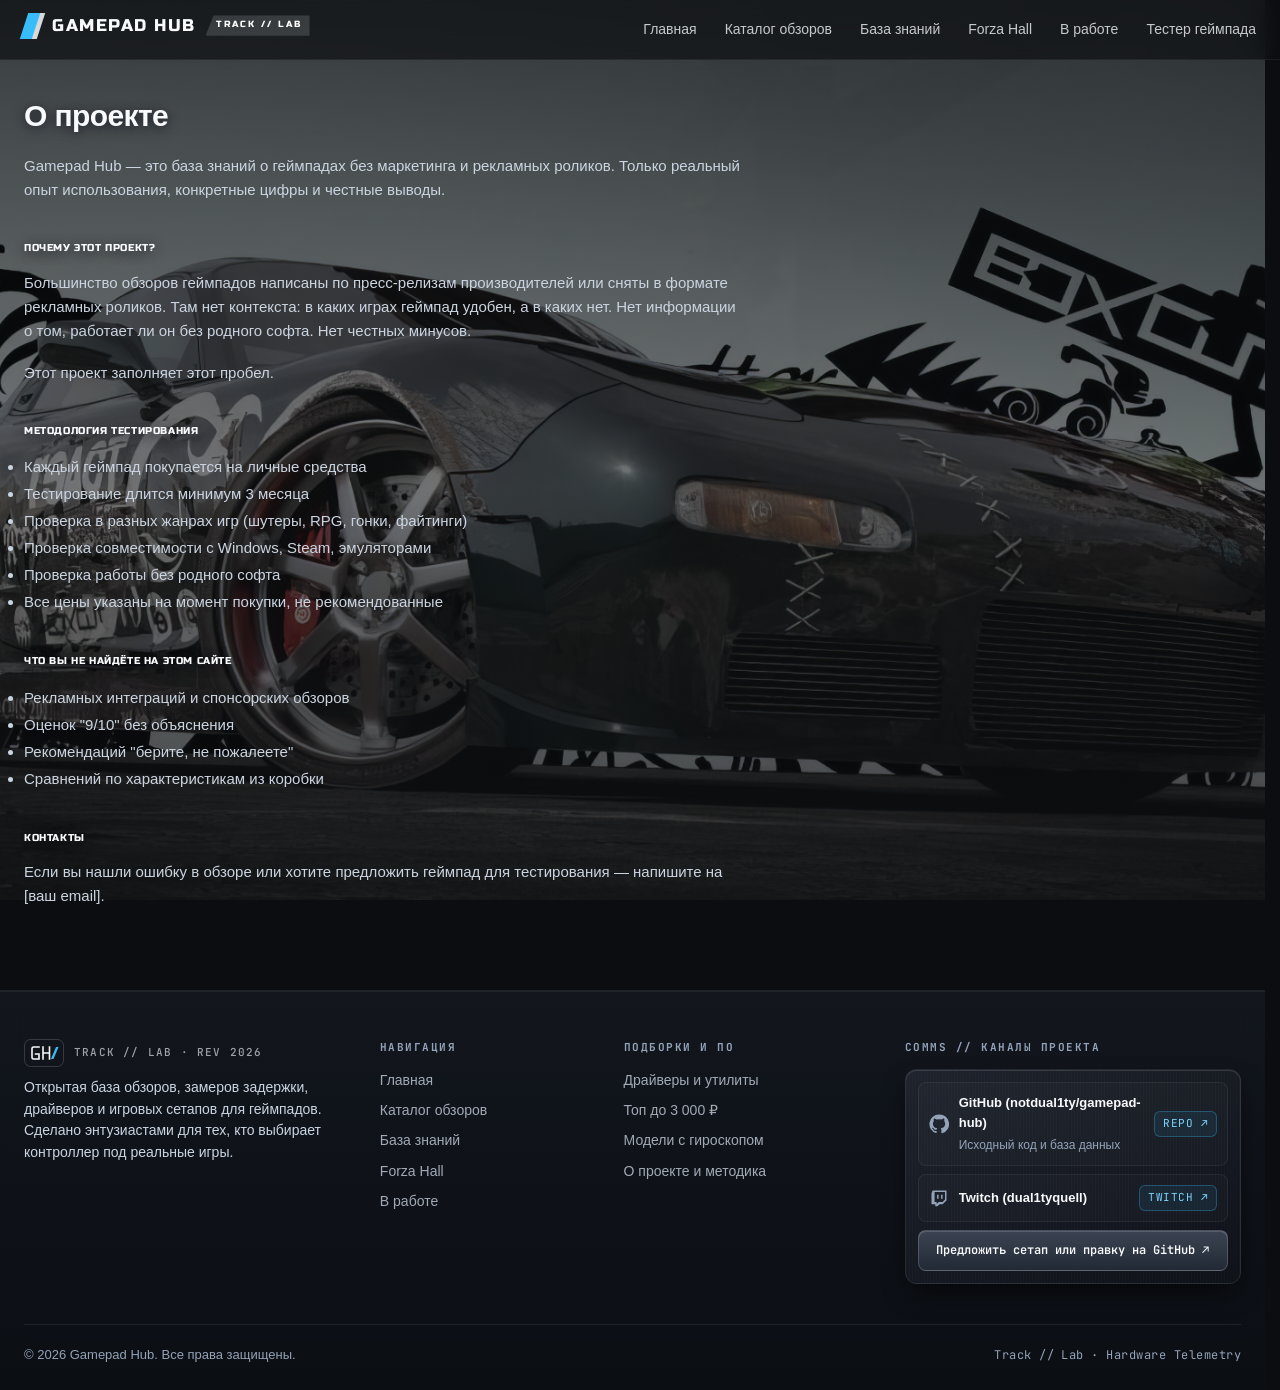
<file: about.html>
<!DOCTYPE html>
<html lang="ru">
<head>
    <meta charset="UTF-8">
    <meta name="viewport" content="width=device-width, initial-scale=1.0">
    <title>Обзоры геймпадов — Gamepad Hub</title>
    <link rel="stylesheet" href="style.css?v=32">
</head>
<body>
    <header>
    <div class="header-inner">
      <h1><a href="index.html" class="logo"><span class="logo-mark" aria-hidden="true"></span><span class="logo-text">GAMEPAD HUB</span><span class="logo-sub">TRACK // LAB</span></a></h1>
      <nav>
      <a href="index.html#home">Главная</a>
      <a href="index.html#catalog">Каталог обзоров</a>
      <a href="index.html#kb">База знаний</a>
      <a href="index.html#forza">Forza Hall</a>
      <a href="index.html#testing">В работе</a>
      <a href="index.html#tester">Тестер геймпада</a>
      </nav>
    </div>
  </header>

    <main>
        <h2>О проекте</h2>
        <p>Gamepad Hub — это база знаний о геймпадах без маркетинга и рекламных роликов. Только реальный опыт использования, конкретные цифры и честные выводы.</p>

        <h3 class="section-title">Почему этот проект?</h3>
        <p>Большинство обзоров геймпадов написаны по пресс-релизам производителей или сняты в формате рекламных роликов. Там нет контекста: в каких играх геймпад удобен, а в каких нет. Нет информации о том, работает ли он без родного софта. Нет честных минусов.</p>
        <p>Этот проект заполняет этот пробел.</p>

        <h3 class="section-title">Методология тестирования</h3>
        <ul style="color: var(--text-2); line-height: 1.8;">
            <li>Каждый геймпад покупается на личные средства</li>
            <li>Тестирование длится минимум 3 месяца</li>
            <li>Проверка в разных жанрах игр (шутеры, RPG, гонки, файтинги)</li>
            <li>Проверка совместимости с Windows, Steam, эмуляторами</li>
            <li>Проверка работы без родного софта</li>
            <li>Все цены указаны на момент покупки, не рекомендованные</li>
        </ul>

        <h3 class="section-title">Что вы не найдёте на этом сайте</h3>
        <ul style="color: var(--text-2); line-height: 1.8;">
            <li>Рекламных интеграций и спонсорских обзоров</li>
            <li>Оценок "9/10" без объяснения</li>
            <li>Рекомендаций "берите, не пожалеете"</li>
            <li>Сравнений по характеристикам из коробки</li>
        </ul>

        <h3 class="section-title">Контакты</h3>
        <p>Если вы нашли ошибку в обзоре или хотите предложить геймпад для тестирования — напишите на [ваш email].</p>
    </main>
    
    <footer>
    <div class="footer-container">
    <div class="footer-grid">
      <div class="footer-brand">
        <a href="index.html" class="footer-logo footer-stamp" aria-label="Gamepad Hub — TRACK // LAB"><svg class="footer-stamp-mark" viewBox="0 0 40 28" width="40" height="28" role="img" aria-hidden="true" focusable="false"><rect x="0.5" y="0.5" width="39" height="27" rx="6" fill="none" stroke="rgba(255,255,255,0.16)"/><path d="M15 8H9.5a1.5 1.5 0 0 0-1.5 1.5v9A1.5 1.5 0 0 0 9.5 20H15v-5h-3.5" fill="none" stroke="#F8FAFC" stroke-width="1.6" stroke-linecap="square"/><path d="M19 8v12M19 14h6.5M25.5 8v12" fill="none" stroke="#F8FAFC" stroke-width="1.6" stroke-linecap="square"/><path d="M27 20L32 8h2.5l-5 12z" fill="#38bdf8"/></svg><span class="footer-stamp-label">TRACK // LAB · REV 2026</span></a>
        <p>Открытая база обзоров, замеров задержки, драйверов и игровых сетапов для геймпадов. Сделано энтузиастами для тех, кто выбирает контроллер под реальные игры.</p>
      </div>
      <nav class="footer-col" aria-label="Навигация">
        <h4>Навигация</h4>
        <a href="index.html#home">Главная</a>
        <a href="index.html#catalog">Каталог обзоров</a>
        <a href="index.html#kb">База знаний</a>
        <a href="index.html#forza">Forza Hall</a>
        <a href="index.html#testing">В работе</a>
      </nav>
      <nav class="footer-col" aria-label="Подборки и ПО">
        <h4>Подборки и ПО</h4>
        <a href="index.html#drivers">Драйверы и утилиты</a>
        <a href="index.html#catalog" data-footer-filter="budget">Топ до 3 000 ₽</a>
        <a href="index.html#catalog" data-footer-filter="gyro">Модели с гироскопом</a>
        <a href="index.html#about">О проекте и методика</a>
      </nav>
      <div class="footer-col footer-tools">
        <h4>COMMS // КАНАЛЫ ПРОЕКТА</h4>
        <div class="comms-terminal">
          <a class="comms-row" href="https://github.com/notdual1ty/gamepad-hub" target="_blank" rel="noopener">
            <svg class="comms-ico" viewBox="0 0 24 24" width="20" height="20" fill="currentColor" aria-hidden="true"><path d="M12 .5a11.5 11.5 0 0 0-3.64 22.41c.58.1.79-.25.79-.56v-2c-3.2.7-3.88-1.37-3.88-1.37-.52-1.33-1.28-1.69-1.28-1.69-1.04-.71.08-.7.08-.7 1.15.08 1.76 1.19 1.76 1.19 1.03 1.76 2.7 1.25 3.36.96.1-.75.4-1.25.73-1.54-2.55-.29-5.24-1.28-5.24-5.68 0-1.26.45-2.28 1.18-3.09-.12-.29-.51-1.46.11-3.05 0 0 .97-.31 3.17 1.18a11 11 0 0 1 5.77 0c2.2-1.49 3.17-1.18 3.17-1.18.62 1.59.23 2.76.11 3.05.74.81 1.18 1.83 1.18 3.09 0 4.41-2.69 5.39-5.25 5.67.41.36.78 1.06.78 2.14v3.17c0 .31.21.67.8.56A11.5 11.5 0 0 0 12 .5z"/></svg>
            <span class="comms-txt"><strong>GitHub (notdual1ty/gamepad-hub)</strong><small>Исходный код и база данных</small></span>
            <span class="comms-badge" id="comms-gh-badge">REPO ↗</span>
          </a>
          <a class="comms-row" href="https://www.twitch.tv/dual1tyquell" target="_blank" rel="noopener">
            <svg class="comms-ico" viewBox="0 0 24 24" width="20" height="20" fill="currentColor" aria-hidden="true"><path d="M4.3 3 3 6.4v13.1h4.5V22h2.6l2.5-2.5h3.7L21 14.9V3H4.3zm14.9 10.9-2.9 2.9h-4.6l-2.5 2.5v-2.5H6.7V4.8h12.5v9.1zM16.3 8v4.8h-1.8V8h1.8zm-4.8 0v4.8H9.7V8h1.8z"/></svg>
            <span class="comms-txt"><strong>Twitch (dual1tyquell)</strong></span>
            <span class="comms-badge">TWITCH ↗</span>
          </a>
          <a class="comms-cta" href="https://github.com/notdual1ty/gamepad-hub/issues/new" target="_blank" rel="noopener">Предложить сетап или правку на GitHub ↗</a>
        </div>
      </div>
    </div>
    <div class="footer-bottom"><span>© 2026 Gamepad Hub. Все права защищены.</span><span class="footer-note">Track // Lab · Hardware Telemetry</span></div>
    </div>
  </footer>
<script>(function(){var h=document.querySelector("body > header");if(!h)return;function s(){document.body.style.setProperty("--header-h",h.offsetHeight+"px")}s();window.addEventListener("resize",s);window.addEventListener("load",s);if(window.ResizeObserver)new ResizeObserver(s).observe(h)})();</script>
  <script src="footer-comms.js?v=1"></script>
</body>
</html>
</file>
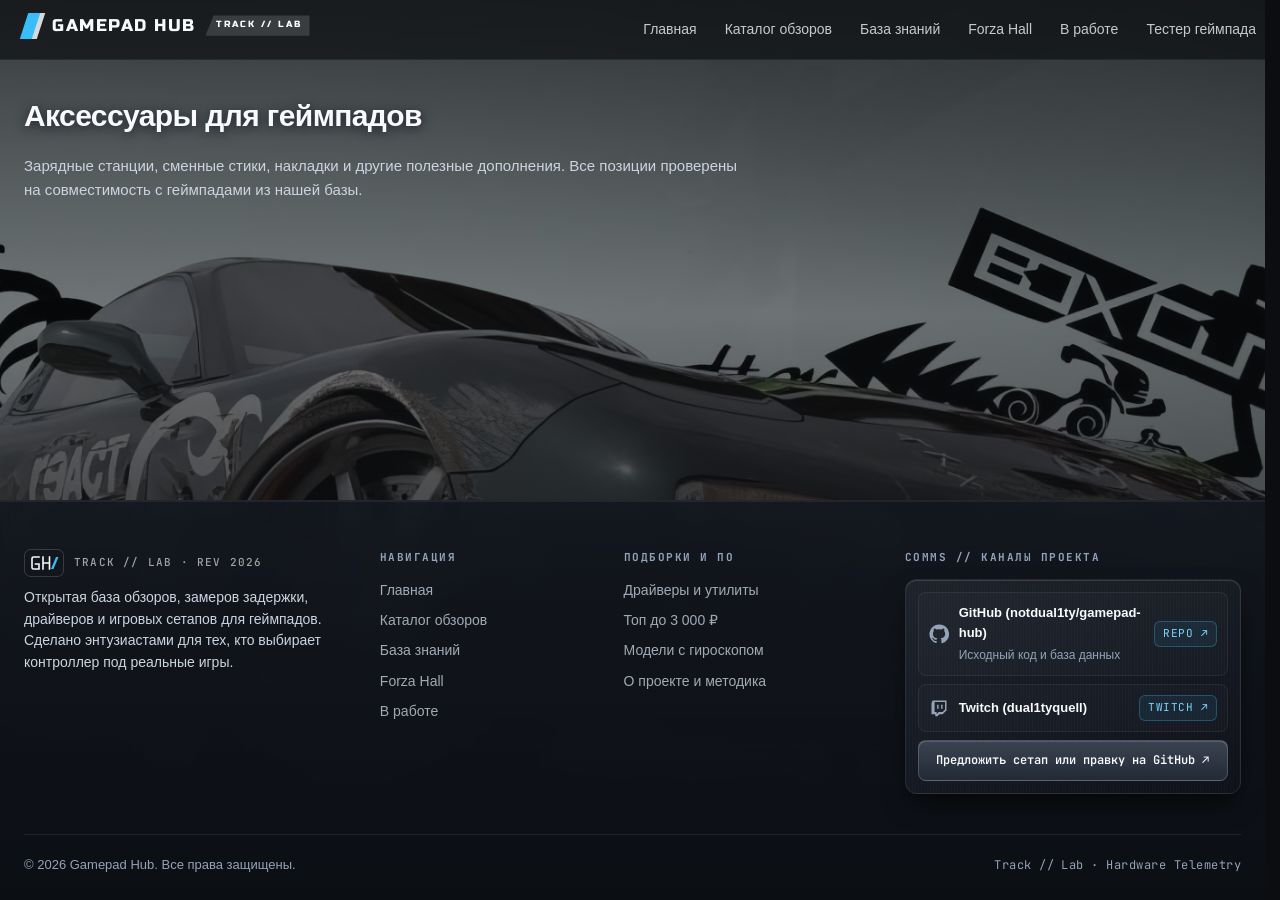
<file: accesories.html>
<!DOCTYPE html>
<html lang="ru">
<head>
  <meta charset="UTF-8">
  <meta name="viewport" content="width=device-width, initial-scale=1.0">
  <title>Аксессуары — Gamepad Hub</title>
  <link rel="stylesheet" href="style.css?v=32">
</head>
<body>
  <header>
    <div class="header-inner">
      <h1><a href="index.html" class="logo"><span class="logo-mark" aria-hidden="true"></span><span class="logo-text">GAMEPAD HUB</span><span class="logo-sub">TRACK // LAB</span></a></h1>
      <nav>
      <a href="index.html#home">Главная</a>
      <a href="index.html#catalog">Каталог обзоров</a>
      <a href="index.html#kb">База знаний</a>
      <a href="index.html#forza">Forza Hall</a>
      <a href="index.html#testing">В работе</a>
      <a href="index.html#tester">Тестер геймпада</a>
      </nav>
    </div>
  </header>

  <main>
    <h2>Аксессуары для геймпадов</h2>
    <p>Зарядные станции, сменные стики, накладки и другие полезные дополнения. Все позиции проверены на совместимость с геймпадами из нашей базы.</p>
    <div id="accessory-list" class="gamepad-grid"></div>
  </main>

  <footer>
    <div class="footer-container">
    <div class="footer-grid">
      <div class="footer-brand">
        <a href="index.html" class="footer-logo footer-stamp" aria-label="Gamepad Hub — TRACK // LAB"><svg class="footer-stamp-mark" viewBox="0 0 40 28" width="40" height="28" role="img" aria-hidden="true" focusable="false"><rect x="0.5" y="0.5" width="39" height="27" rx="6" fill="none" stroke="rgba(255,255,255,0.16)"/><path d="M15 8H9.5a1.5 1.5 0 0 0-1.5 1.5v9A1.5 1.5 0 0 0 9.5 20H15v-5h-3.5" fill="none" stroke="#F8FAFC" stroke-width="1.6" stroke-linecap="square"/><path d="M19 8v12M19 14h6.5M25.5 8v12" fill="none" stroke="#F8FAFC" stroke-width="1.6" stroke-linecap="square"/><path d="M27 20L32 8h2.5l-5 12z" fill="#38bdf8"/></svg><span class="footer-stamp-label">TRACK // LAB · REV 2026</span></a>
        <p>Открытая база обзоров, замеров задержки, драйверов и игровых сетапов для геймпадов. Сделано энтузиастами для тех, кто выбирает контроллер под реальные игры.</p>
      </div>
      <nav class="footer-col" aria-label="Навигация">
        <h4>Навигация</h4>
        <a href="index.html#home">Главная</a>
        <a href="index.html#catalog">Каталог обзоров</a>
        <a href="index.html#kb">База знаний</a>
        <a href="index.html#forza">Forza Hall</a>
        <a href="index.html#testing">В работе</a>
      </nav>
      <nav class="footer-col" aria-label="Подборки и ПО">
        <h4>Подборки и ПО</h4>
        <a href="index.html#drivers">Драйверы и утилиты</a>
        <a href="index.html#catalog" data-footer-filter="budget">Топ до 3 000 ₽</a>
        <a href="index.html#catalog" data-footer-filter="gyro">Модели с гироскопом</a>
        <a href="index.html#about">О проекте и методика</a>
      </nav>
      <div class="footer-col footer-tools">
        <h4>COMMS // КАНАЛЫ ПРОЕКТА</h4>
        <div class="comms-terminal">
          <a class="comms-row" href="https://github.com/notdual1ty/gamepad-hub" target="_blank" rel="noopener">
            <svg class="comms-ico" viewBox="0 0 24 24" width="20" height="20" fill="currentColor" aria-hidden="true"><path d="M12 .5a11.5 11.5 0 0 0-3.64 22.41c.58.1.79-.25.79-.56v-2c-3.2.7-3.88-1.37-3.88-1.37-.52-1.33-1.28-1.69-1.28-1.69-1.04-.71.08-.7.08-.7 1.15.08 1.76 1.19 1.76 1.19 1.03 1.76 2.7 1.25 3.36.96.1-.75.4-1.25.73-1.54-2.55-.29-5.24-1.28-5.24-5.68 0-1.26.45-2.28 1.18-3.09-.12-.29-.51-1.46.11-3.05 0 0 .97-.31 3.17 1.18a11 11 0 0 1 5.77 0c2.2-1.49 3.17-1.18 3.17-1.18.62 1.59.23 2.76.11 3.05.74.81 1.18 1.83 1.18 3.09 0 4.41-2.69 5.39-5.25 5.67.41.36.78 1.06.78 2.14v3.17c0 .31.21.67.8.56A11.5 11.5 0 0 0 12 .5z"/></svg>
            <span class="comms-txt"><strong>GitHub (notdual1ty/gamepad-hub)</strong><small>Исходный код и база данных</small></span>
            <span class="comms-badge" id="comms-gh-badge">REPO ↗</span>
          </a>
          <a class="comms-row" href="https://www.twitch.tv/dual1tyquell" target="_blank" rel="noopener">
            <svg class="comms-ico" viewBox="0 0 24 24" width="20" height="20" fill="currentColor" aria-hidden="true"><path d="M4.3 3 3 6.4v13.1h4.5V22h2.6l2.5-2.5h3.7L21 14.9V3H4.3zm14.9 10.9-2.9 2.9h-4.6l-2.5 2.5v-2.5H6.7V4.8h12.5v9.1zM16.3 8v4.8h-1.8V8h1.8zm-4.8 0v4.8H9.7V8h1.8z"/></svg>
            <span class="comms-txt"><strong>Twitch (dual1tyquell)</strong></span>
            <span class="comms-badge">TWITCH ↗</span>
          </a>
          <a class="comms-cta" href="https://github.com/notdual1ty/gamepad-hub/issues/new" target="_blank" rel="noopener">Предложить сетап или правку на GitHub ↗</a>
        </div>
      </div>
    </div>
    <div class="footer-bottom"><span>© 2026 Gamepad Hub. Все права защищены.</span><span class="footer-note">Track // Lab · Hardware Telemetry</span></div>
    </div>
  </footer>
  <script src="data.js"></script>
  <script>
    if (document.readyState === 'loading')
      document.addEventListener('DOMContentLoaded', () => renderAccessories(ACCESSORIES, 'accessory-list'));
    else renderAccessories(ACCESSORIES, 'accessory-list');
  </script>
<script>(function(){var h=document.querySelector("body > header");if(!h)return;function s(){document.body.style.setProperty("--header-h",h.offsetHeight+"px")}s();window.addEventListener("resize",s);window.addEventListener("load",s);if(window.ResizeObserver)new ResizeObserver(s).observe(h)})();</script>
  <script src="footer-comms.js?v=1"></script>
</body>
</html>
</file>
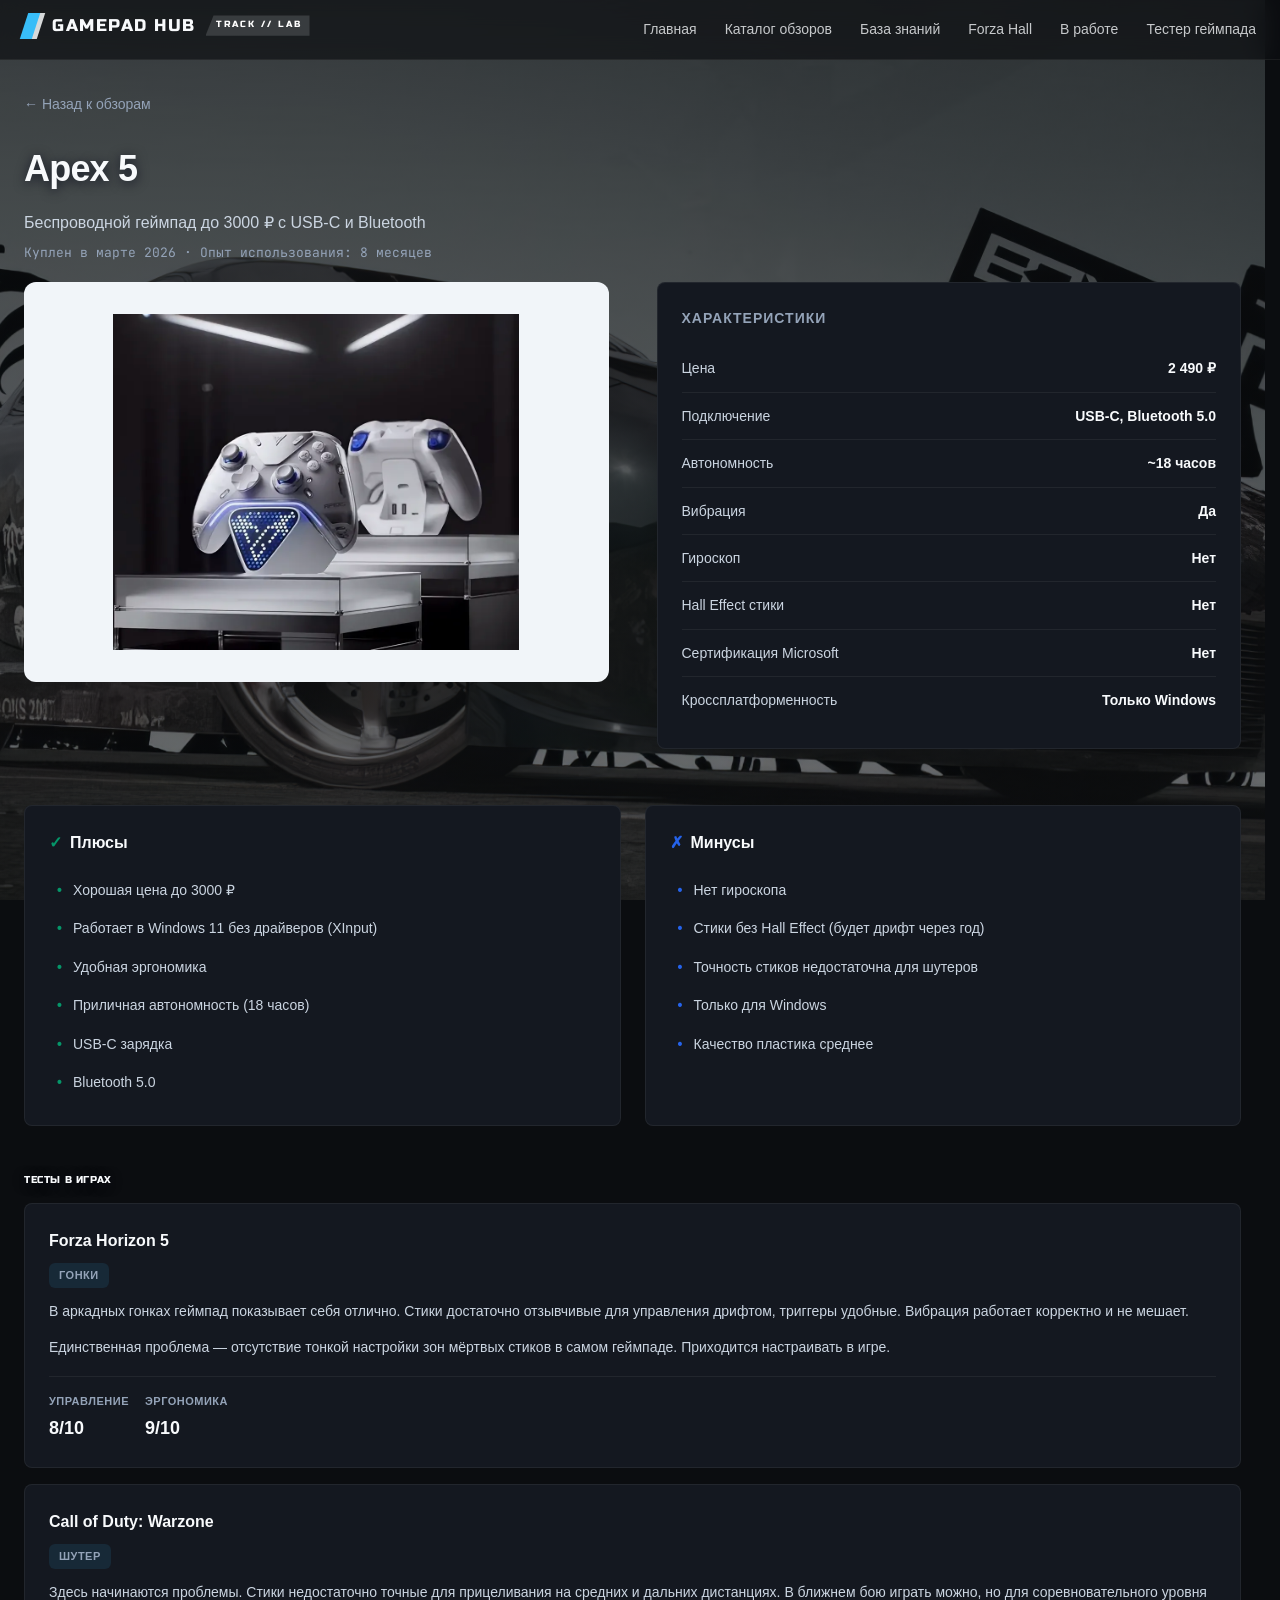
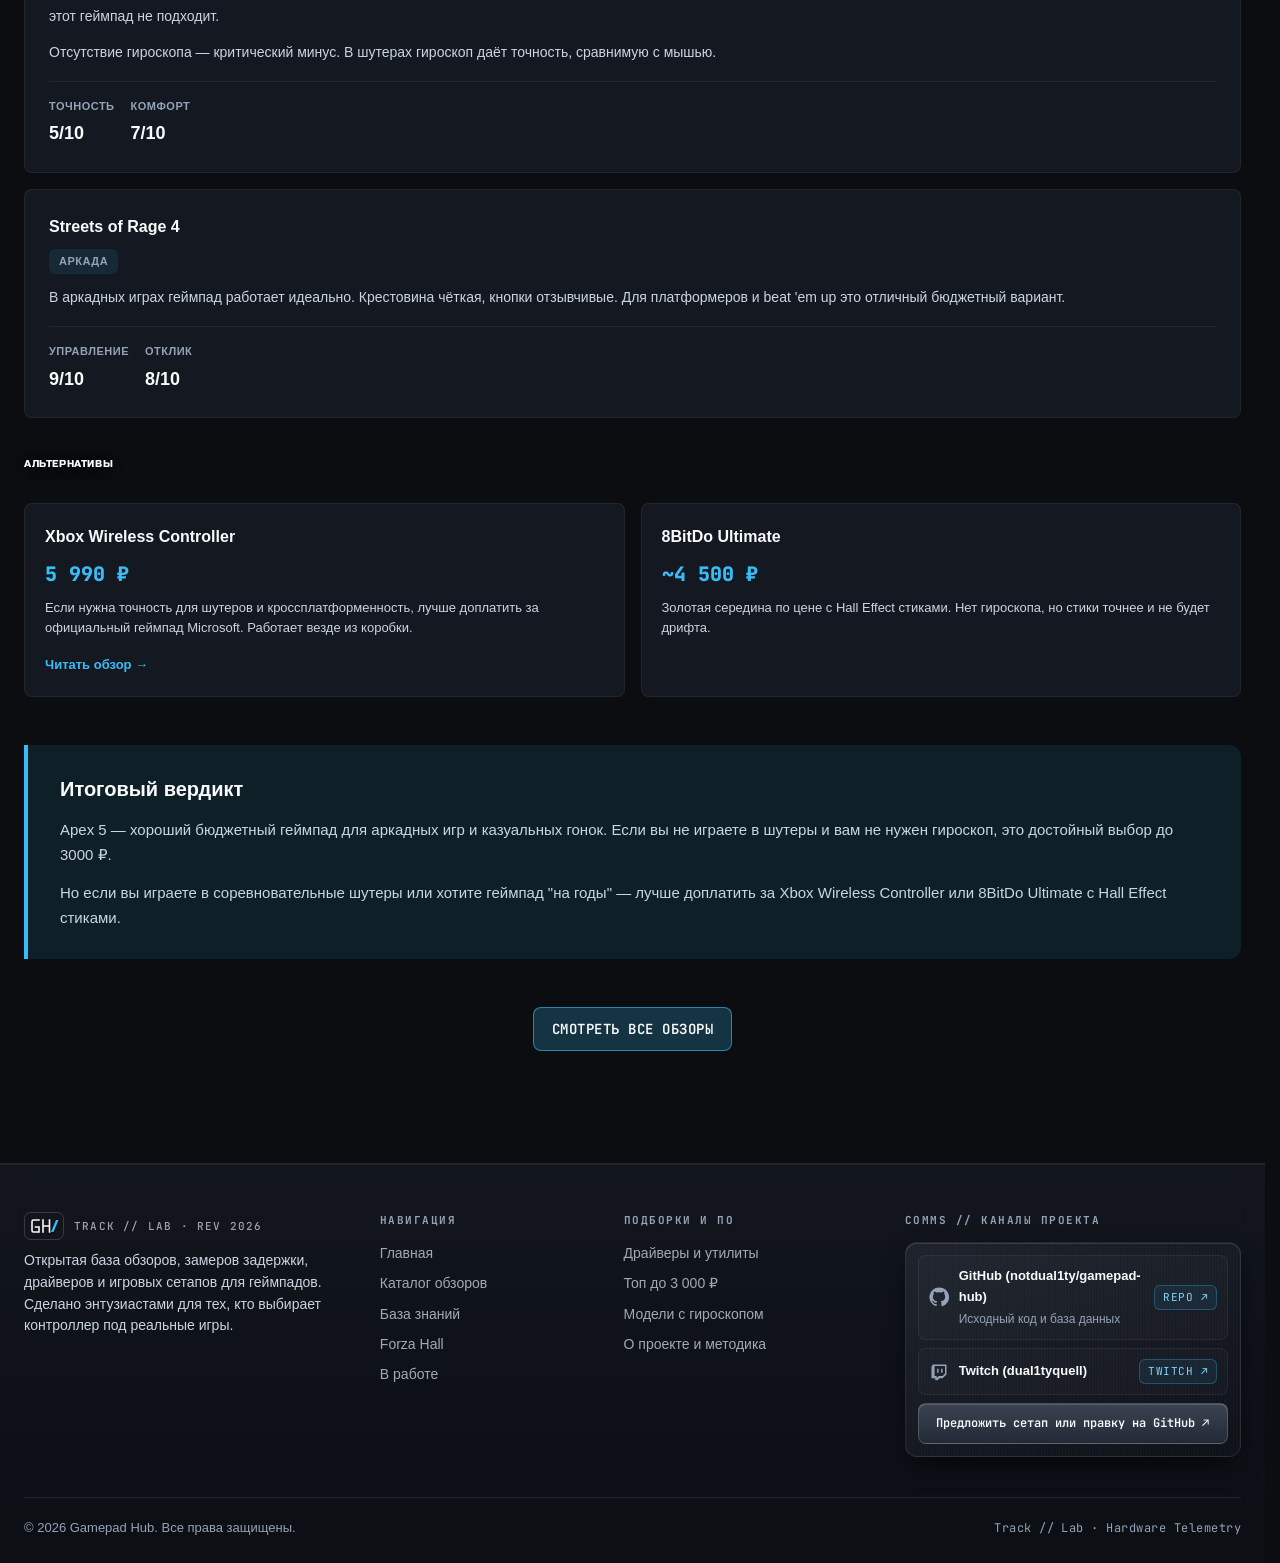
<file: apex5.html>
<!DOCTYPE html>
<html lang="ru">
<head>
    <meta charset="UTF-8">
    <meta name="viewport" content="width=device-width, initial-scale=1.0">
    <title>Обзор Apex 5 — Gamepad Hub</title>
    <link rel="stylesheet" href="style.css?v=32">
    <style>
        .review-hero {
            display: grid;
            grid-template-columns: 1fr 1fr;
            gap: 48px;
            margin-bottom: 56px;
            align-items: start;
        }
        .review-image {
            width: 100%;
            height: 400px;
            object-fit: contain;
            background: #f1f5f9;
            border-radius: 12px;
            padding: 32px;
        }
        .review-specs {
            background: var(--card);
            border: 1px solid var(--border);
            border-radius: var(--radius);
            padding: 24px;
        }
        .review-specs h3 {
            font-size: 14px;
            font-weight: 700;
            text-transform: uppercase;
            letter-spacing: 1px;
            color: var(--text-3);
            margin-bottom: 16px;
        }
        .spec-row {
            display: flex;
            justify-content: space-between;
            padding: 12px 0;
            border-bottom: 1px solid var(--border);
            font-size: 14px;
        }
        .spec-row:last-child { border-bottom: none; }
        .spec-label { color: var(--text-2); }
        .spec-value { font-weight: 600; color: var(--text); }
        .pros-cons {
            display: grid;
            grid-template-columns: 1fr 1fr;
            gap: 24px;
            margin: 48px 0;
        }
        .pros-cons-box {
            background: var(--card);
            border: 1px solid var(--border);
            border-radius: var(--radius);
            padding: 24px;
        }
        .pros-cons-box h3 {
            font-size: 16px;
            font-weight: 700;
            margin-bottom: 16px;
            display: flex;
            align-items: center;
            gap: 8px;
        }
        .pros-cons-box ul {
            list-style: none;
            margin: 0;
            padding: 0;
        }
        .pros-cons-box li {
            padding: 8px 0;
            padding-left: 24px;
            position: relative;
            font-size: 14px;
            color: var(--text-2);
            line-height: 1.6;
        }
        .pros-cons-box li:before {
            content: '•';
            position: absolute;
            left: 8px;
            font-weight: 700;
        }
        .pros li:before { color: #059669; }
        .cons li:before { color: #2563eb; }
        .game-test {
            background: var(--card);
            border: 1px solid var(--border);
            border-radius: var(--radius);
            padding: 24px;
            margin-bottom: 16px;
        }
        .game-test h4 {
            font-size: 16px;
            font-weight: 700;
            margin-bottom: 8px;
        }
        .game-test .genre {
            display: inline-block;
            font-size: 11px;
            font-weight: 700;
            text-transform: uppercase;
            letter-spacing: 0.5px;
            color: var(--text-3);
            background: var(--accent-soft);
            padding: 4px 10px;
            border-radius: 6px;
            margin-bottom: 12px;
        }
        .game-test p {
            font-size: 14px;
            color: var(--text-2);
            line-height: 1.7;
            margin-bottom: 12px;
        }
        .rating {
            display: flex;
            gap: 16px;
            margin-top: 16px;
            padding-top: 16px;
            border-top: 1px solid var(--border);
        }
        .rating-item {
            display: flex;
            flex-direction: column;
            gap: 4px;
        }
        .rating-label {
            font-size: 11px;
            text-transform: uppercase;
            letter-spacing: 0.5px;
            color: var(--text-3);
            font-weight: 600;
        }
        .rating-value {
            font-size: 18px;
            font-weight: 800;
            color: var(--text);
        }
        .alternatives {
            display: grid;
            grid-template-columns: repeat(2, 1fr);
            gap: 16px;
            margin: 32px 0;
        }
        .alt-card {
            background: var(--card);
            border: 1px solid var(--border);
            border-radius: var(--radius);
            padding: 20px;
            display: flex;
            flex-direction: column;
            gap: 8px;
        }
        .alt-card h4 {
            font-size: 16px;
            font-weight: 700;
        }
        .alt-card .price {
            font-size: 20px;
            font-weight: 800;
            color: var(--accent);
        }
        .alt-card p {
            font-size: 13px;
            color: var(--text-2);
            line-height: 1.6;
        }
        .verdict-box {
            background: var(--accent-soft);
            border-left: 4px solid var(--accent);
            border-radius: 0 12px 12px 0;
            padding: 28px 32px;
            margin: 48px 0;
        }
        .verdict-box h3 {
            font-size: 20px;
            font-weight: 700;
            margin-bottom: 12px;
        }
        .verdict-box p {
            font-size: 15px;
            color: var(--text-2);
            line-height: 1.7;
        }
        @media (max-width: 900px) {
            .review-hero { grid-template-columns: 1fr; }
            .pros-cons { grid-template-columns: 1fr; }
            .alternatives { grid-template-columns: 1fr; }
        }
    </style>
</head>
<body>
    <header>
    <div class="header-inner">
      <h1><a href="index.html" class="logo"><span class="logo-mark" aria-hidden="true"></span><span class="logo-text">GAMEPAD HUB</span><span class="logo-sub">TRACK // LAB</span></a></h1>
      <nav>
      <a href="index.html#home">Главная</a>
      <a href="index.html#catalog">Каталог обзоров</a>
      <a href="index.html#kb">База знаний</a>
      <a href="index.html#forza">Forza Hall</a>
      <a href="index.html#testing">В работе</a>
      <a href="index.html#tester">Тестер геймпада</a>
      </nav>
    </div>
  </header>

    <main>
        <div style="margin-bottom: 24px;">
            <a href="reviews.html" style="font-size: 14px; color: var(--text-3);">← Назад к обзорам</a>
        </div>

        <h1 style="font-size: 36px; font-weight: 800; letter-spacing: -0.8px; margin-bottom: 12px;">Apex 5</h1>
        <p style="font-size: 16px; color: var(--text-2); margin-bottom: 8px;">Беспроводной геймпад до 3000 ₽ с USB-C и Bluetooth</p>
        <p style="font-size: 13px; color: var(--text-3); font-family: var(--mono);">Куплен в марте 2026 · Опыт использования: 8 месяцев</p>

        <div class="review-hero">
            <div>
                <img src="apex5.webp" alt="Apex 5" class="review-image">
            </div>
            <div class="review-specs">
                <h3>Характеристики</h3>
                <div class="spec-row">
                    <span class="spec-label">Цена</span>
                    <span class="spec-value">2 490 ₽</span>
                </div>
                <div class="spec-row">
                    <span class="spec-label">Подключение</span>
                    <span class="spec-value">USB-C, Bluetooth 5.0</span>
                </div>
                <div class="spec-row">
                    <span class="spec-label">Автономность</span>
                    <span class="spec-value">~18 часов</span>
                </div>
                <div class="spec-row">
                    <span class="spec-label">Вибрация</span>
                    <span class="spec-value">Да</span>
                </div>
                <div class="spec-row">
                    <span class="spec-label">Гироскоп</span>
                    <span class="spec-value">Нет</span>
                </div>
                <div class="spec-row">
                    <span class="spec-label">Hall Effect стики</span>
                    <span class="spec-value">Нет</span>
                </div>
                <div class="spec-row">
                    <span class="spec-label">Сертификация Microsoft</span>
                    <span class="spec-value">Нет</span>
                </div>
                <div class="spec-row">
                    <span class="spec-label">Кроссплатформенность</span>
                    <span class="spec-value">Только Windows</span>
                </div>
            </div>
        </div>

        <div class="pros-cons">
            <div class="pros-cons-box">
                <h3><span style="color: #059669;">✓</span> Плюсы</h3>
                <ul class="pros">
                    <li>Хорошая цена до 3000 ₽</li>
                    <li>Работает в Windows 11 без драйверов (XInput)</li>
                    <li>Удобная эргономика</li>
                    <li>Приличная автономность (18 часов)</li>
                    <li>USB-C зарядка</li>
                    <li>Bluetooth 5.0</li>
                </ul>
            </div>
            <div class="pros-cons-box">
                <h3><span style="color: #2563eb;">✗</span> Минусы</h3>
                <ul class="cons">
                    <li>Нет гироскопа</li>
                    <li>Стики без Hall Effect (будет дрифт через год)</li>
                    <li>Точность стиков недостаточна для шутеров</li>
                    <li>Только для Windows</li>
                    <li>Качество пластика среднее</li>
                </ul>
            </div>
        </div>

        <h2 class="section-title">Тесты в играх</h2>

        <div class="game-test">
            <h4>Forza Horizon 5</h4>
            <span class="genre">Гонки</span>
            <p>В аркадных гонках геймпад показывает себя отлично. Стики достаточно отзывчивые для управления дрифтом, триггеры удобные. Вибрация работает корректно и не мешает.</p>
            <p>Единственная проблема — отсутствие тонкой настройки зон мёртвых стиков в самом геймпаде. Приходится настраивать в игре.</p>
            <div class="rating">
                <div class="rating-item">
                    <span class="rating-label">Управление</span>
                    <span class="rating-value">8/10</span>
                </div>
                <div class="rating-item">
                    <span class="rating-label">Эргономика</span>
                    <span class="rating-value">9/10</span>
                </div>
            </div>
        </div>

        <div class="game-test">
            <h4>Call of Duty: Warzone</h4>
            <span class="genre">Шутер</span>
            <p>Здесь начинаются проблемы. Стики недостаточно точные для прицеливания на средних и дальних дистанциях. В ближнем бою играть можно, но для соревновательного уровня этот геймпад не подходит.</p>
            <p>Отсутствие гироскопа — критический минус. В шутерах гироскоп даёт точность, сравнимую с мышью.</p>
            <div class="rating">
                <div class="rating-item">
                    <span class="rating-label">Точность</span>
                    <span class="rating-value">5/10</span>
                </div>
                <div class="rating-item">
                    <span class="rating-label">Комфорт</span>
                    <span class="rating-value">7/10</span>
                </div>
            </div>
        </div>

        <div class="game-test">
            <h4>Streets of Rage 4</h4>
            <span class="genre">Аркада</span>
            <p>В аркадных играх геймпад работает идеально. Крестовина чёткая, кнопки отзывчивые. Для платформеров и beat 'em up это отличный бюджетный вариант.</p>
            <div class="rating">
                <div class="rating-item">
                    <span class="rating-label">Управление</span>
                    <span class="rating-value">9/10</span>
                </div>
                <div class="rating-item">
                    <span class="rating-label">Отклик</span>
                    <span class="rating-value">8/10</span>
                </div>
            </div>
        </div>

        <h2 class="section-title">Альтернативы</h2>
        <div class="alternatives">
            <div class="alt-card">
                <h4>Xbox Wireless Controller</h4>
                <span class="price">5 990 ₽</span>
                <p>Если нужна точность для шутеров и кроссплатформенность, лучше доплатить за официальный геймпад Microsoft. Работает везде из коробки.</p>
                <a href="index.html#catalog" style="margin-top: 8px; font-size: 13px; font-weight: 600;">Читать обзор →</a>
            </div>
            <div class="alt-card">
                <h4>8BitDo Ultimate</h4>
                <span class="price">~4 500 ₽</span>
                <p>Золотая середина по цене с Hall Effect стиками. Нет гироскопа, но стики точнее и не будет дрифта.</p>
            </div>
        </div>

        <div class="verdict-box">
            <h3>Итоговый вердикт</h3>
            <p>Apex 5 — хороший бюджетный геймпад для аркадных игр и казуальных гонок. Если вы не играете в шутеры и вам не нужен гироскоп, это достойный выбор до 3000 ₽.</p>
            <p style="margin-top: 12px;">Но если вы играете в соревновательные шутеры или хотите геймпад "на годы" — лучше доплатить за Xbox Wireless Controller или 8BitDo Ultimate с Hall Effect стиками.</p>
        </div>

        <div style="text-align: center; margin: 48px 0;">
            <a href="reviews.html" class="btn btn-primary">Смотреть все обзоры</a>
        </div>
    </main>

    <footer>
    <div class="footer-container">
    <div class="footer-grid">
      <div class="footer-brand">
        <a href="index.html" class="footer-logo footer-stamp" aria-label="Gamepad Hub — TRACK // LAB"><svg class="footer-stamp-mark" viewBox="0 0 40 28" width="40" height="28" role="img" aria-hidden="true" focusable="false"><rect x="0.5" y="0.5" width="39" height="27" rx="6" fill="none" stroke="rgba(255,255,255,0.16)"/><path d="M15 8H9.5a1.5 1.5 0 0 0-1.5 1.5v9A1.5 1.5 0 0 0 9.5 20H15v-5h-3.5" fill="none" stroke="#F8FAFC" stroke-width="1.6" stroke-linecap="square"/><path d="M19 8v12M19 14h6.5M25.5 8v12" fill="none" stroke="#F8FAFC" stroke-width="1.6" stroke-linecap="square"/><path d="M27 20L32 8h2.5l-5 12z" fill="#38bdf8"/></svg><span class="footer-stamp-label">TRACK // LAB · REV 2026</span></a>
        <p>Открытая база обзоров, замеров задержки, драйверов и игровых сетапов для геймпадов. Сделано энтузиастами для тех, кто выбирает контроллер под реальные игры.</p>
      </div>
      <nav class="footer-col" aria-label="Навигация">
        <h4>Навигация</h4>
        <a href="index.html#home">Главная</a>
        <a href="index.html#catalog">Каталог обзоров</a>
        <a href="index.html#kb">База знаний</a>
        <a href="index.html#forza">Forza Hall</a>
        <a href="index.html#testing">В работе</a>
      </nav>
      <nav class="footer-col" aria-label="Подборки и ПО">
        <h4>Подборки и ПО</h4>
        <a href="index.html#drivers">Драйверы и утилиты</a>
        <a href="index.html#catalog" data-footer-filter="budget">Топ до 3 000 ₽</a>
        <a href="index.html#catalog" data-footer-filter="gyro">Модели с гироскопом</a>
        <a href="index.html#about">О проекте и методика</a>
      </nav>
      <div class="footer-col footer-tools">
        <h4>COMMS // КАНАЛЫ ПРОЕКТА</h4>
        <div class="comms-terminal">
          <a class="comms-row" href="https://github.com/notdual1ty/gamepad-hub" target="_blank" rel="noopener">
            <svg class="comms-ico" viewBox="0 0 24 24" width="20" height="20" fill="currentColor" aria-hidden="true"><path d="M12 .5a11.5 11.5 0 0 0-3.64 22.41c.58.1.79-.25.79-.56v-2c-3.2.7-3.88-1.37-3.88-1.37-.52-1.33-1.28-1.69-1.28-1.69-1.04-.71.08-.7.08-.7 1.15.08 1.76 1.19 1.76 1.19 1.03 1.76 2.7 1.25 3.36.96.1-.75.4-1.25.73-1.54-2.55-.29-5.24-1.28-5.24-5.68 0-1.26.45-2.28 1.18-3.09-.12-.29-.51-1.46.11-3.05 0 0 .97-.31 3.17 1.18a11 11 0 0 1 5.77 0c2.2-1.49 3.17-1.18 3.17-1.18.62 1.59.23 2.76.11 3.05.74.81 1.18 1.83 1.18 3.09 0 4.41-2.69 5.39-5.25 5.67.41.36.78 1.06.78 2.14v3.17c0 .31.21.67.8.56A11.5 11.5 0 0 0 12 .5z"/></svg>
            <span class="comms-txt"><strong>GitHub (notdual1ty/gamepad-hub)</strong><small>Исходный код и база данных</small></span>
            <span class="comms-badge" id="comms-gh-badge">REPO ↗</span>
          </a>
          <a class="comms-row" href="https://www.twitch.tv/dual1tyquell" target="_blank" rel="noopener">
            <svg class="comms-ico" viewBox="0 0 24 24" width="20" height="20" fill="currentColor" aria-hidden="true"><path d="M4.3 3 3 6.4v13.1h4.5V22h2.6l2.5-2.5h3.7L21 14.9V3H4.3zm14.9 10.9-2.9 2.9h-4.6l-2.5 2.5v-2.5H6.7V4.8h12.5v9.1zM16.3 8v4.8h-1.8V8h1.8zm-4.8 0v4.8H9.7V8h1.8z"/></svg>
            <span class="comms-txt"><strong>Twitch (dual1tyquell)</strong></span>
            <span class="comms-badge">TWITCH ↗</span>
          </a>
          <a class="comms-cta" href="https://github.com/notdual1ty/gamepad-hub/issues/new" target="_blank" rel="noopener">Предложить сетап или правку на GitHub ↗</a>
        </div>
      </div>
    </div>
    <div class="footer-bottom"><span>© 2026 Gamepad Hub. Все права защищены.</span><span class="footer-note">Track // Lab · Hardware Telemetry</span></div>
    </div>
  </footer>
<script>(function(){var h=document.querySelector("body > header");if(!h)return;function s(){document.body.style.setProperty("--header-h",h.offsetHeight+"px")}s();window.addEventListener("resize",s);window.addEventListener("load",s);if(window.ResizeObserver)new ResizeObserver(s).observe(h)})();</script>
  <script src="footer-comms.js?v=1"></script>
</body>
</html>
</file>
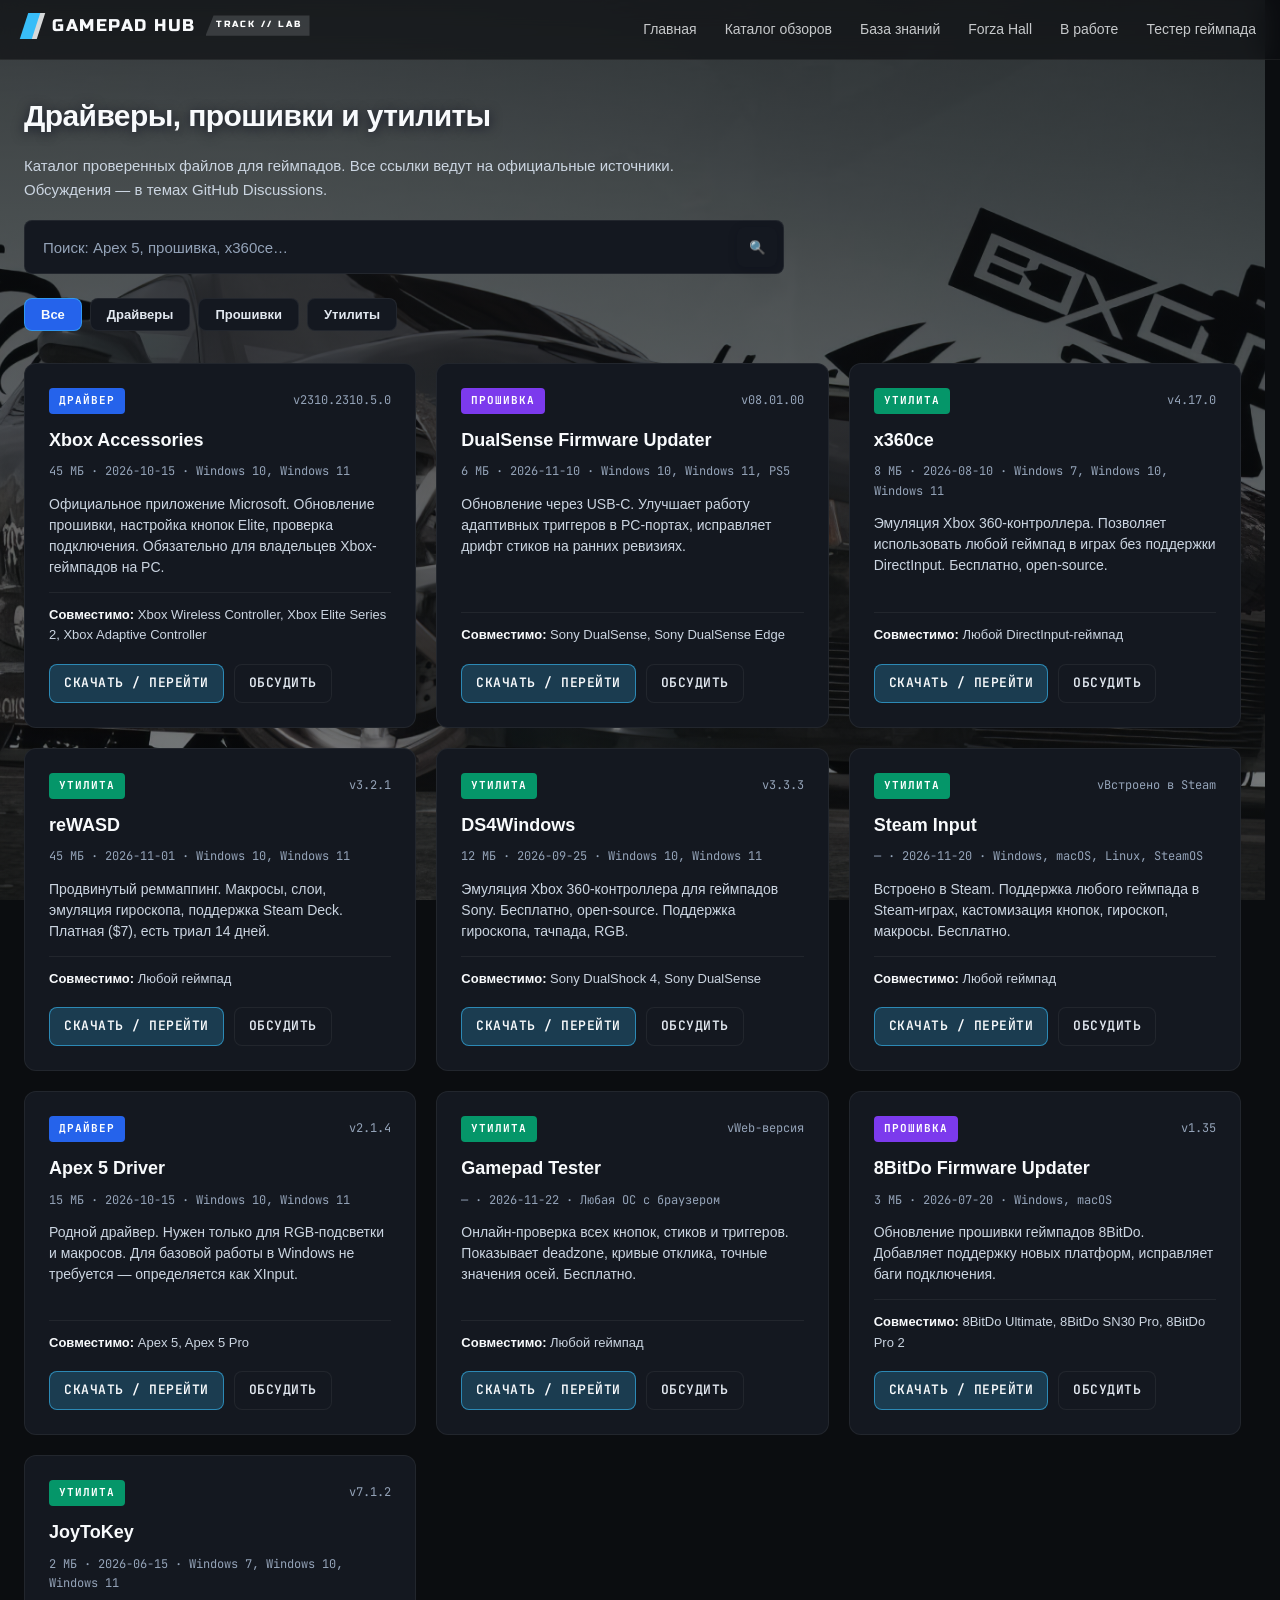
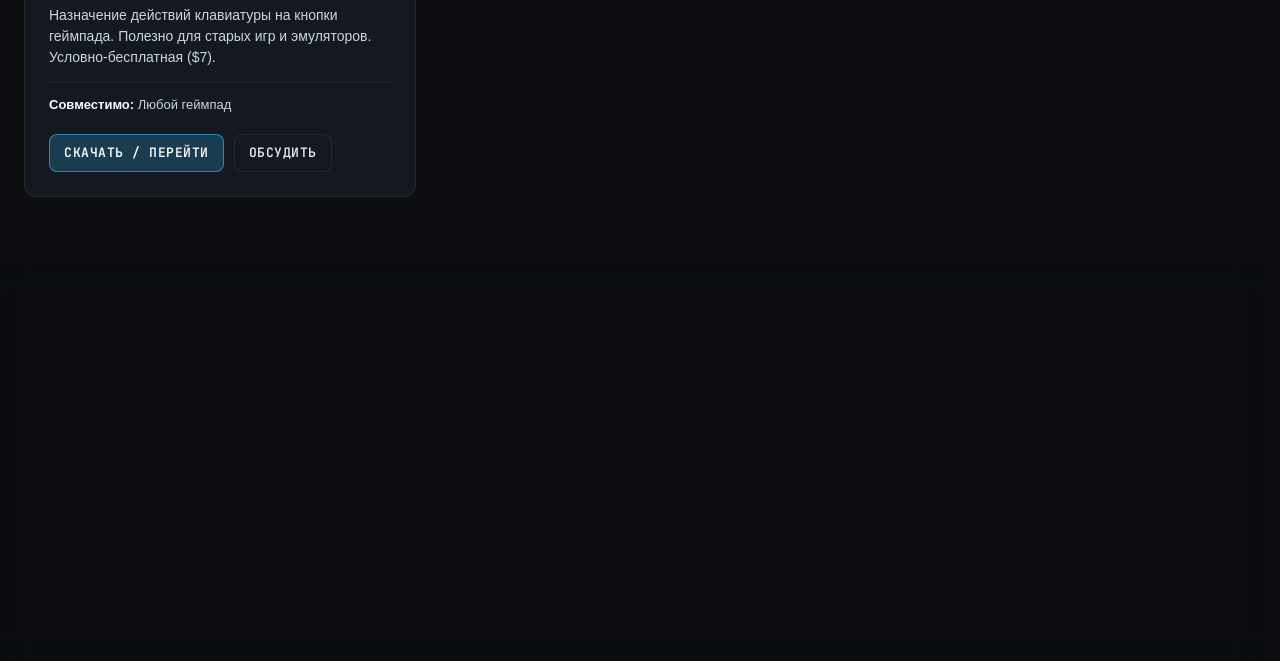
<file: drivers.html>
<!DOCTYPE html>
<html lang="ru">
<head>
  <meta charset="UTF-8">
  <meta name="viewport" content="width=device-width, initial-scale=1.0">
  <title>Драйверы и утилиты — Gamepad Hub</title>
  <link rel="stylesheet" href="style.css?v=32">
</head>
<body>
  <header>
    <div class="header-inner">
      <h1><a href="index.html" class="logo"><span class="logo-mark" aria-hidden="true"></span><span class="logo-text">GAMEPAD HUB</span><span class="logo-sub">TRACK // LAB</span></a></h1>
      <nav>
      <a href="index.html#home">Главная</a>
      <a href="index.html#catalog">Каталог обзоров</a>
      <a href="index.html#kb">База знаний</a>
      <a href="index.html#forza">Forza Hall</a>
      <a href="index.html#testing">В работе</a>
      <a href="index.html#tester">Тестер геймпада</a>
      </nav>
    </div>
  </header>

  <main>
    <h2>Драйверы, прошивки и утилиты</h2>
    <p>Каталог проверенных файлов для геймпадов. Все ссылки ведут на официальные источники. Обсуждения — в темах GitHub Discussions.</p>

    <form class="search" onsubmit="return false;">
      <input type="text" id="driver-query" placeholder="Поиск: Apex 5, прошивка, x360ce…">
      <button type="submit" aria-label="Искать">🔍</button>
    </form>

    <div class="driver-filters">
      <button class="filter-btn active" data-type="all">Все</button>
      <button class="filter-btn" data-type="driver">Драйверы</button>
      <button class="filter-btn" data-type="firmware">Прошивки</button>
      <button class="filter-btn" data-type="utility">Утилиты</button>
    </div>

    <div id="driver-list" class="driver-grid"></div>
  </main>

  <footer>
    <div class="footer-container">
    <div class="footer-grid">
      <div class="footer-brand">
        <a href="index.html" class="footer-logo footer-stamp" aria-label="Gamepad Hub — TRACK // LAB"><svg class="footer-stamp-mark" viewBox="0 0 40 28" width="40" height="28" role="img" aria-hidden="true" focusable="false"><rect x="0.5" y="0.5" width="39" height="27" rx="6" fill="none" stroke="rgba(255,255,255,0.16)"/><path d="M15 8H9.5a1.5 1.5 0 0 0-1.5 1.5v9A1.5 1.5 0 0 0 9.5 20H15v-5h-3.5" fill="none" stroke="#F8FAFC" stroke-width="1.6" stroke-linecap="square"/><path d="M19 8v12M19 14h6.5M25.5 8v12" fill="none" stroke="#F8FAFC" stroke-width="1.6" stroke-linecap="square"/><path d="M27 20L32 8h2.5l-5 12z" fill="#38bdf8"/></svg><span class="footer-stamp-label">TRACK // LAB · REV 2026</span></a>
        <p>Открытая база обзоров, замеров задержки, драйверов и игровых сетапов для геймпадов. Сделано энтузиастами для тех, кто выбирает контроллер под реальные игры.</p>
      </div>
      <nav class="footer-col" aria-label="Навигация">
        <h4>Навигация</h4>
        <a href="index.html#home">Главная</a>
        <a href="index.html#catalog">Каталог обзоров</a>
        <a href="index.html#kb">База знаний</a>
        <a href="index.html#forza">Forza Hall</a>
        <a href="index.html#testing">В работе</a>
      </nav>
      <nav class="footer-col" aria-label="Подборки и ПО">
        <h4>Подборки и ПО</h4>
        <a href="index.html#drivers">Драйверы и утилиты</a>
        <a href="index.html#catalog" data-footer-filter="budget">Топ до 3 000 ₽</a>
        <a href="index.html#catalog" data-footer-filter="gyro">Модели с гироскопом</a>
        <a href="index.html#about">О проекте и методика</a>
      </nav>
      <div class="footer-col footer-tools">
        <h4>COMMS // КАНАЛЫ ПРОЕКТА</h4>
        <div class="comms-terminal">
          <a class="comms-row" href="https://github.com/notdual1ty/gamepad-hub" target="_blank" rel="noopener">
            <svg class="comms-ico" viewBox="0 0 24 24" width="20" height="20" fill="currentColor" aria-hidden="true"><path d="M12 .5a11.5 11.5 0 0 0-3.64 22.41c.58.1.79-.25.79-.56v-2c-3.2.7-3.88-1.37-3.88-1.37-.52-1.33-1.28-1.69-1.28-1.69-1.04-.71.08-.7.08-.7 1.15.08 1.76 1.19 1.76 1.19 1.03 1.76 2.7 1.25 3.36.96.1-.75.4-1.25.73-1.54-2.55-.29-5.24-1.28-5.24-5.68 0-1.26.45-2.28 1.18-3.09-.12-.29-.51-1.46.11-3.05 0 0 .97-.31 3.17 1.18a11 11 0 0 1 5.77 0c2.2-1.49 3.17-1.18 3.17-1.18.62 1.59.23 2.76.11 3.05.74.81 1.18 1.83 1.18 3.09 0 4.41-2.69 5.39-5.25 5.67.41.36.78 1.06.78 2.14v3.17c0 .31.21.67.8.56A11.5 11.5 0 0 0 12 .5z"/></svg>
            <span class="comms-txt"><strong>GitHub (notdual1ty/gamepad-hub)</strong><small>Исходный код и база данных</small></span>
            <span class="comms-badge" id="comms-gh-badge">REPO ↗</span>
          </a>
          <a class="comms-row" href="https://www.twitch.tv/dual1tyquell" target="_blank" rel="noopener">
            <svg class="comms-ico" viewBox="0 0 24 24" width="20" height="20" fill="currentColor" aria-hidden="true"><path d="M4.3 3 3 6.4v13.1h4.5V22h2.6l2.5-2.5h3.7L21 14.9V3H4.3zm14.9 10.9-2.9 2.9h-4.6l-2.5 2.5v-2.5H6.7V4.8h12.5v9.1zM16.3 8v4.8h-1.8V8h1.8zm-4.8 0v4.8H9.7V8h1.8z"/></svg>
            <span class="comms-txt"><strong>Twitch (dual1tyquell)</strong></span>
            <span class="comms-badge">TWITCH ↗</span>
          </a>
          <a class="comms-cta" href="https://github.com/notdual1ty/gamepad-hub/issues/new" target="_blank" rel="noopener">Предложить сетап или правку на GitHub ↗</a>
        </div>
      </div>
    </div>
    <div class="footer-bottom"><span>© 2026 Gamepad Hub. Все права защищены.</span><span class="footer-note">Track // Lab · Hardware Telemetry</span></div>
    </div>
  </footer>

  <script src="drivers.js"></script>
<script>(function(){var h=document.querySelector("body > header");if(!h)return;function s(){document.body.style.setProperty("--header-h",h.offsetHeight+"px")}s();window.addEventListener("resize",s);window.addEventListener("load",s);if(window.ResizeObserver)new ResizeObserver(s).observe(h)})();</script>
  <script src="footer-comms.js?v=1"></script>
</body>
</html>
</file>
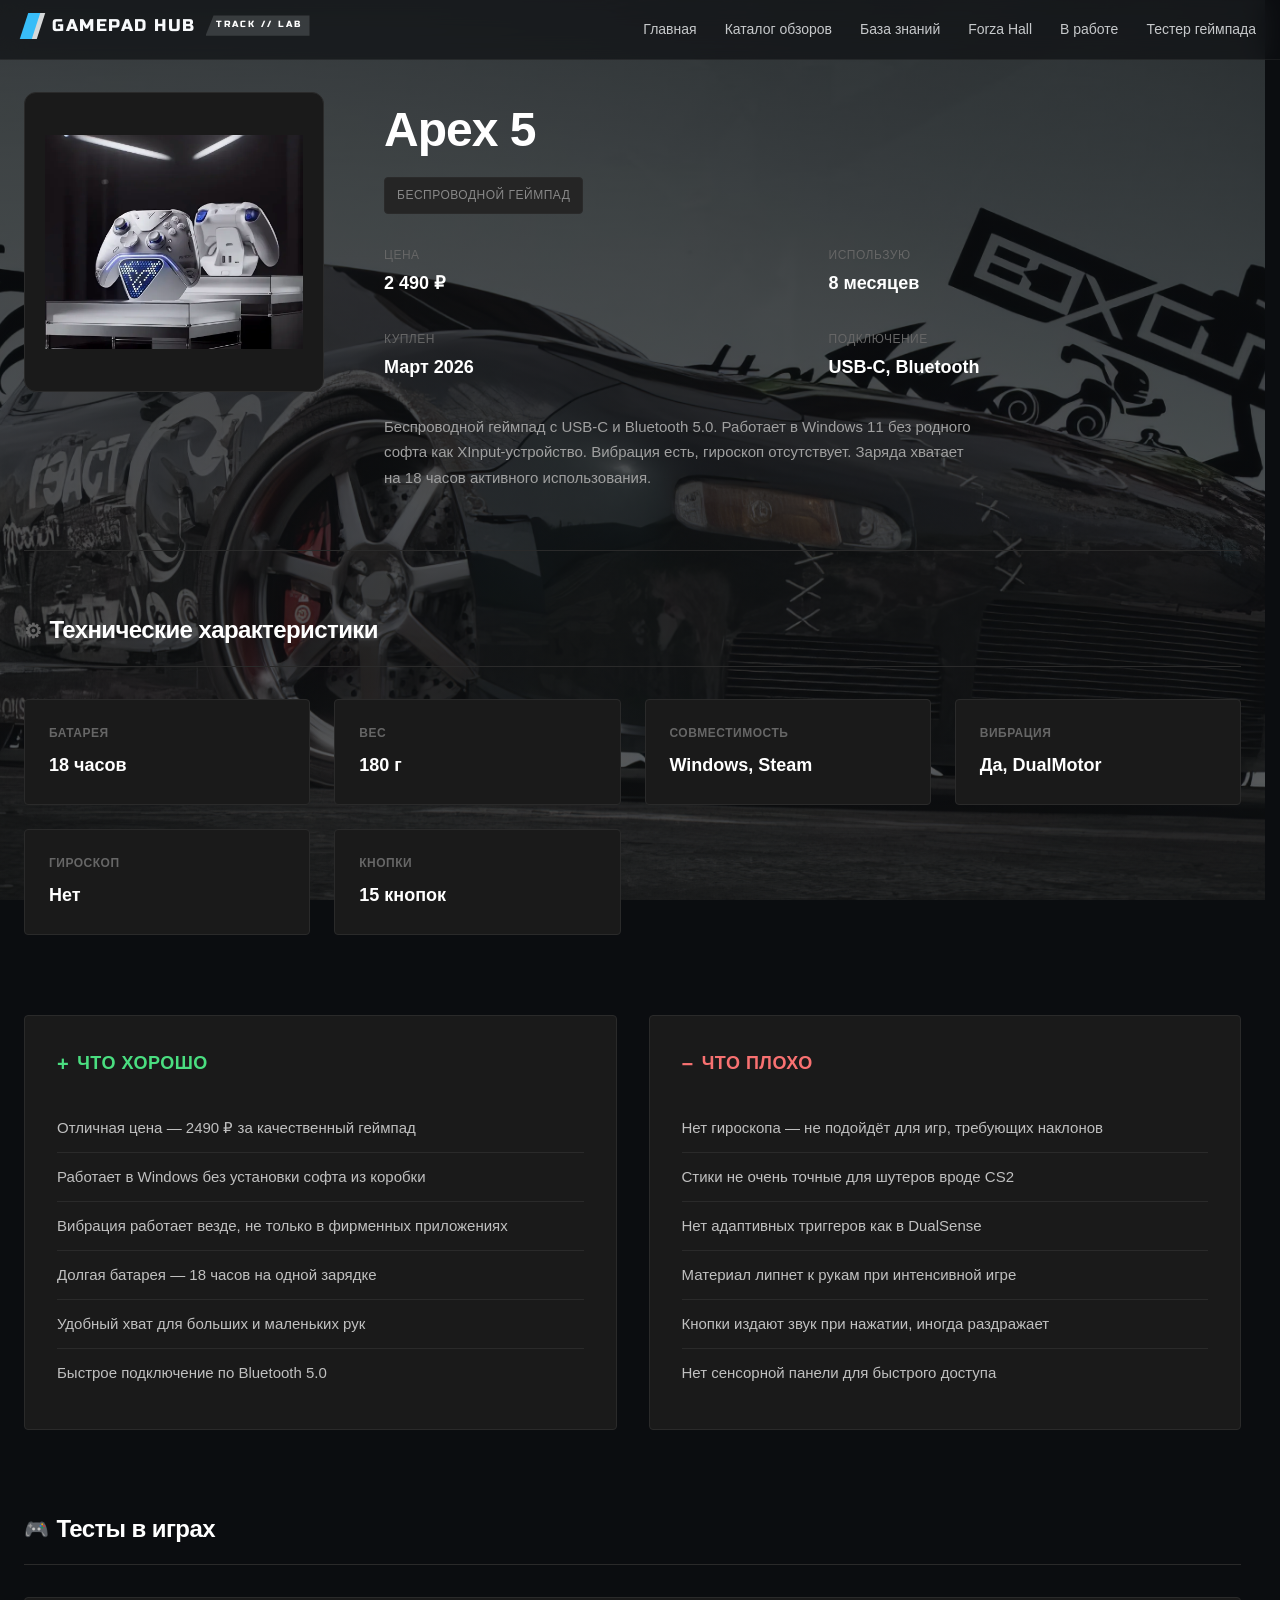
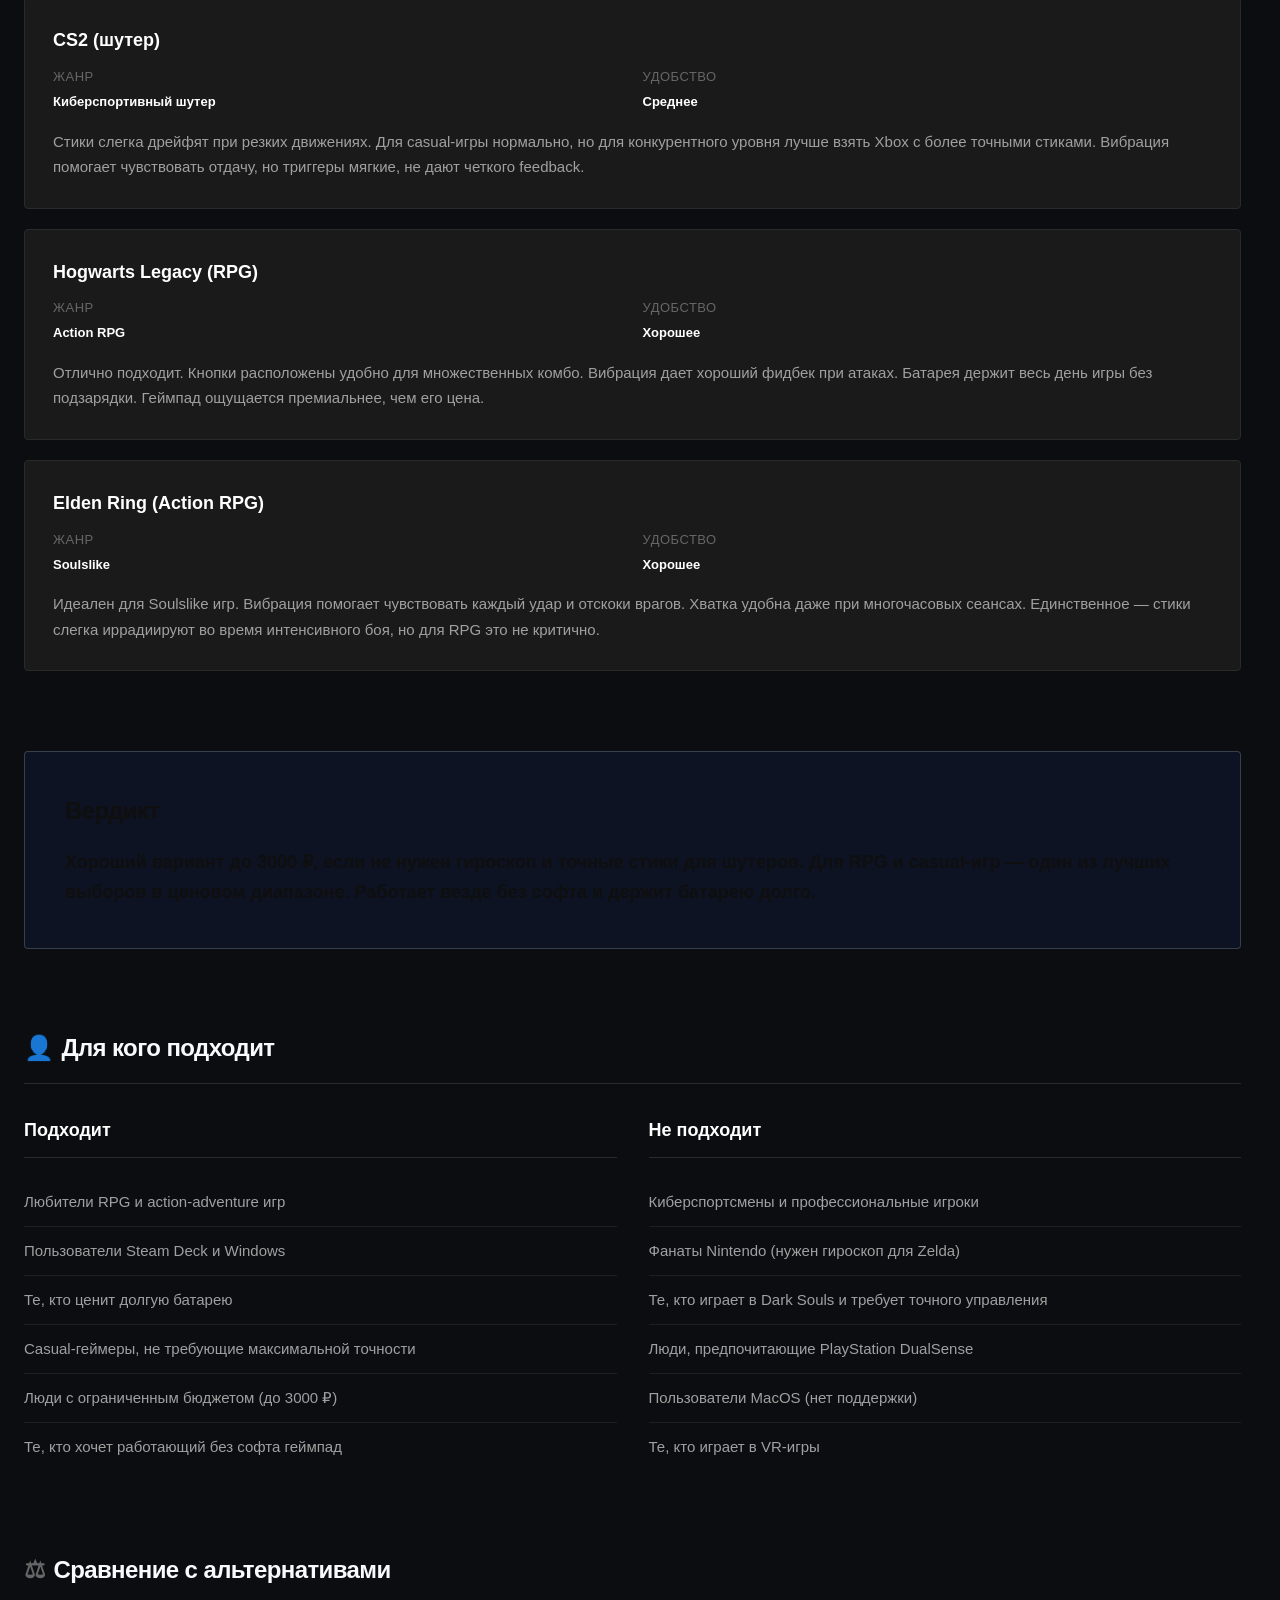
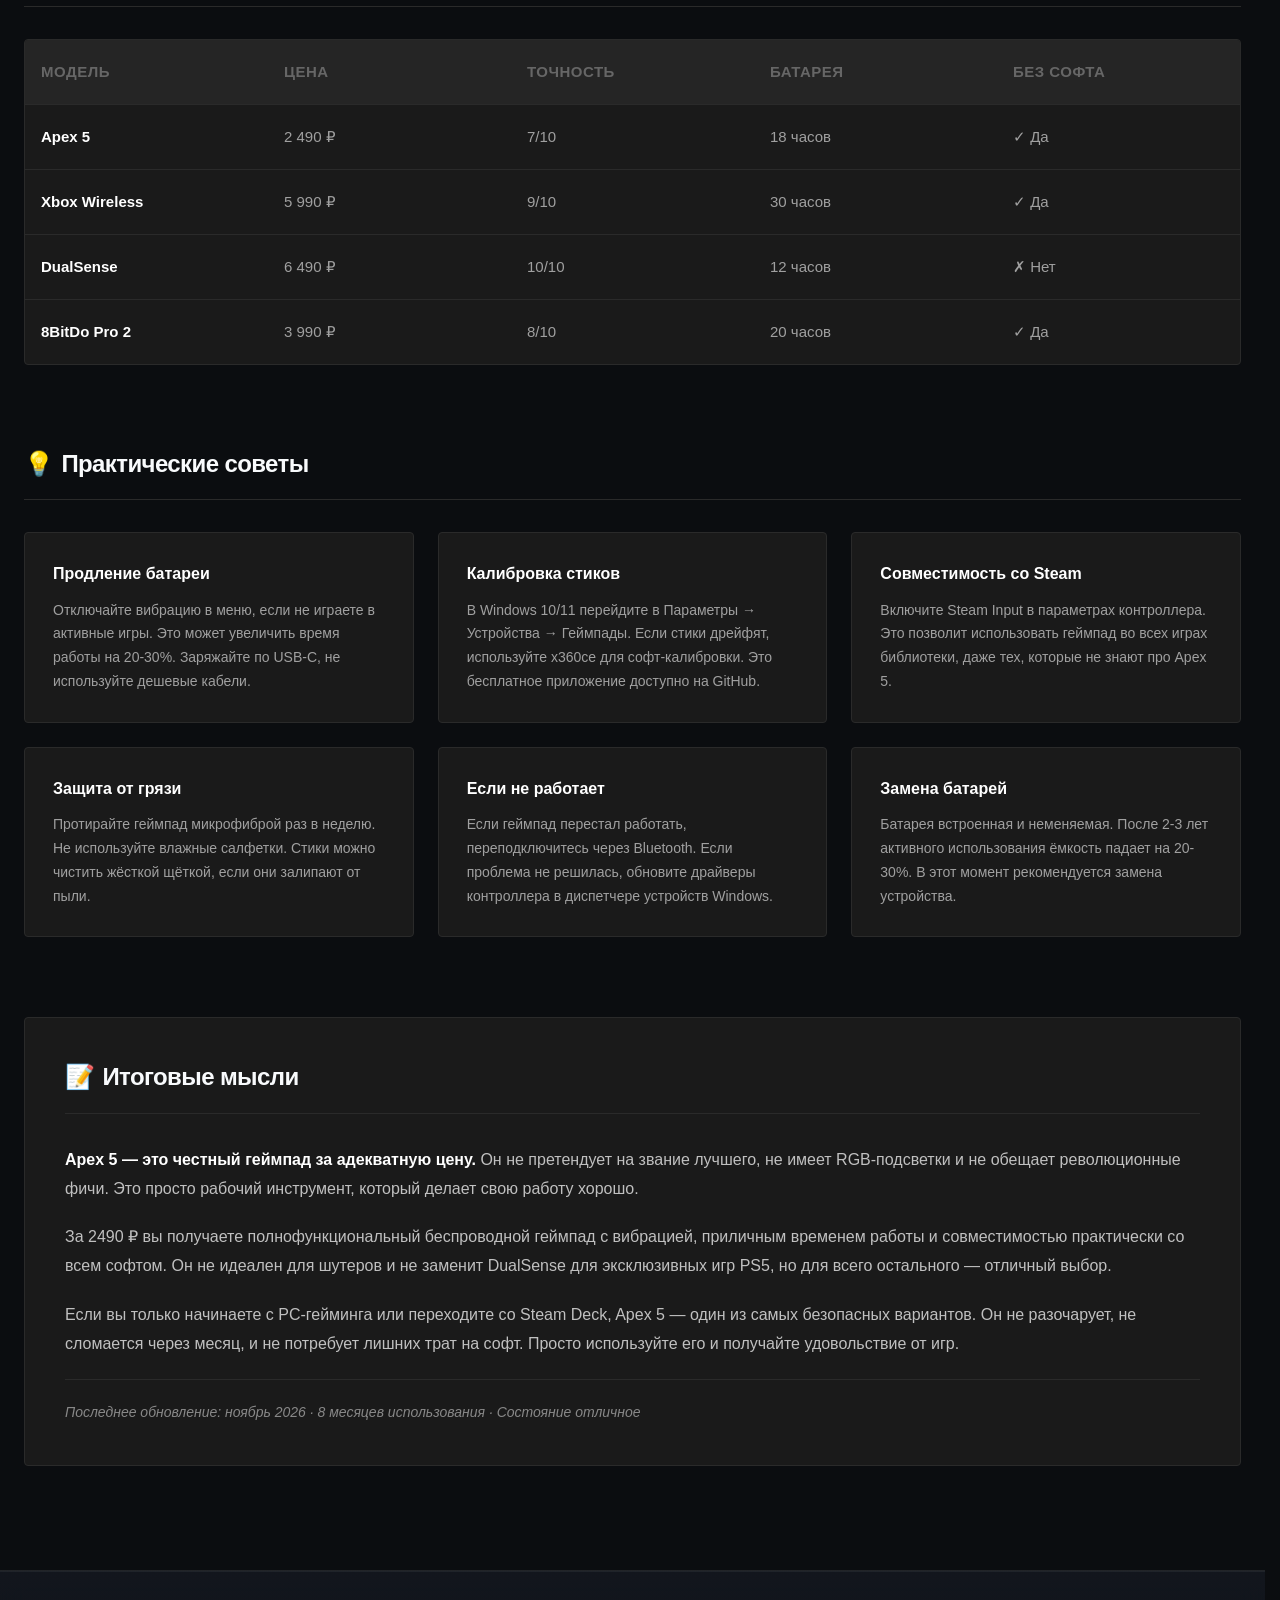
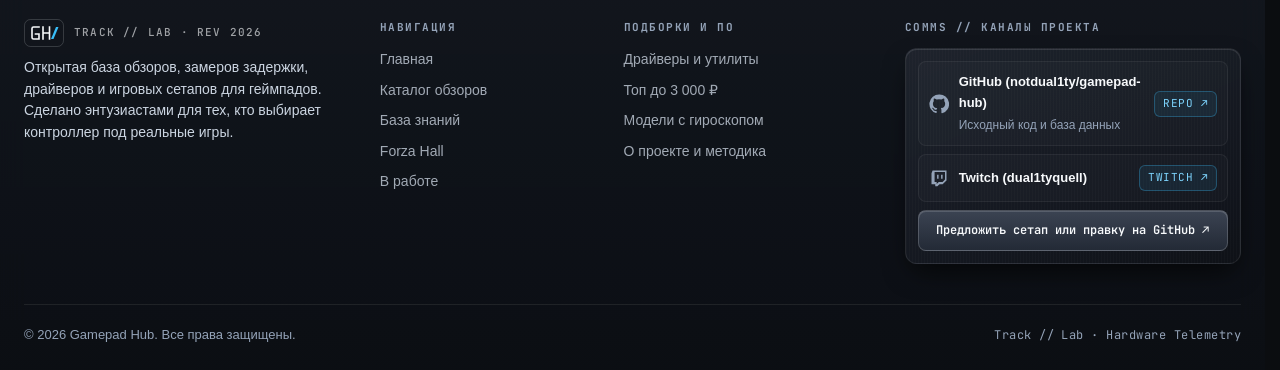
<file: gamepad-apex5.html>
<!DOCTYPE html>
<html lang="ru">
<head>
    <meta charset="UTF-8">
    <meta name="viewport" content="width=device-width, initial-scale=1.0">
    <title>Apex 5 — Gamepad Hub</title>
    <link rel="stylesheet" href="style.css?v=32">
    <style>
        .gamepad-hero {
            display: grid;
            grid-template-columns: 300px 1fr;
            gap: 60px;
            margin-bottom: 60px;
            padding-bottom: 60px;
            border-bottom: 1px solid #2a2a2a;
            align-items: start;
        }

        .gp-image {
            width: 300px;
            height: 300px;
            background: #1a1a1a;
            border: 1px solid #2a2a2a;
            border-radius: 12px;
            overflow: hidden;
            display: flex;
            align-items: center;
            justify-content: center;
        }

        .gp-image img {
            width: 100%;
            height: 100%;
            object-fit: contain;
            padding: 20px;
        }

        .gp-info h1 {
            font-size: 48px;
            font-weight: 700;
            color: #ffffff;
            margin-bottom: 8px;
            letter-spacing: -1px;
        }

        .gp-badge {
            display: inline-block;
            background: #252525;
            border: 1px solid #2a2a2a;
            padding: 8px 12px;
            border-radius: 4px;
            font-size: 12px;
            color: #888888;
            margin-bottom: 32px;
            text-transform: uppercase;
            letter-spacing: 0.5px;
        }

        .gp-meta-grid {
            display: grid;
            grid-template-columns: 1fr 1fr;
            gap: 32px;
            margin-bottom: 32px;
        }

        .gp-meta-item {
            display: flex;
            flex-direction: column;
            gap: 4px;
        }

        .gp-meta-label {
            font-size: 12px;
            color: #666666;
            text-transform: uppercase;
            letter-spacing: 0.5px;
        }

        .gp-meta-value {
            font-size: 18px;
            font-weight: 600;
            color: #ffffff;
        }

        .gp-description {
            font-size: 15px;
            line-height: 1.7;
            color: #a0a0a0;
            max-width: 600px;
        }

        .specs-section {
            margin-bottom: 80px;
        }

        .specs-section h2 {
            font-size: 24px;
            font-weight: 700;
            color: #ffffff;
            margin-bottom: 32px;
            padding-bottom: 16px;
            border-bottom: 1px solid #2a2a2a;
            display: flex;
            align-items: center;
            gap: 8px;
        }

        .specs-section h2::before {
            content: "⚙";
            font-size: 20px;
            color: #666666;
        }

        .specs-grid {
            display: grid;
            grid-template-columns: repeat(auto-fit, minmax(280px, 1fr));
            gap: 24px;
        }

        .spec-card {
            background: #1a1a1a;
            border: 1px solid #2a2a2a;
            padding: 24px;
            border-radius: 4px;
        }

        .spec-card h3 {
            font-size: 12px;
            color: #666666;
            text-transform: uppercase;
            letter-spacing: 0.5px;
            margin-bottom: 8px;
        }

        .spec-card p {
            font-size: 18px;
            font-weight: 600;
            color: #ffffff;
            margin: 0;
        }

        .pros-cons {
            display: grid;
            grid-template-columns: 1fr 1fr;
            gap: 32px;
            margin-bottom: 80px;
        }

        .pros, .cons {
            background: #1a1a1a;
            border: 1px solid #2a2a2a;
            padding: 32px;
            border-radius: 4px;
        }

        .pros h3, .cons h3 {
            font-size: 18px;
            font-weight: 700;
            margin-bottom: 24px;
            text-transform: uppercase;
            letter-spacing: 0.5px;
            display: flex;
            align-items: center;
            gap: 8px;
        }

        .pros h3 { color: #4ade80; }
        .pros h3::before { content: "+"; font-size: 20px; }

        .cons h3 { color: #f87171; }
        .cons h3::before { content: "−"; font-size: 20px; }

        .pros ul, .cons ul {
            list-style: none;
        }

        .pros li, .cons li {
            padding: 12px 0;
            border-bottom: 1px solid #2a2a2a;
            color: #c0c0c0;
            font-size: 15px;
            line-height: 1.6;
        }

        .pros li:last-child, .cons li:last-child {
            border-bottom: none;
        }

        .games-section h2 {
            font-size: 24px;
            font-weight: 700;
            color: #ffffff;
            margin-bottom: 32px;
            padding-bottom: 16px;
            border-bottom: 1px solid #2a2a2a;
            display: flex;
            align-items: center;
            gap: 8px;
        }

        .games-section h2::before {
            content: "🎮";
            font-size: 20px;
        }

        .game-test {
            background: #1a1a1a;
            border: 1px solid #2a2a2a;
            padding: 28px;
            margin-bottom: 20px;
            border-radius: 4px;
        }

        .game-test h4 {
            font-size: 18px;
            font-weight: 700;
            color: #ffffff;
            margin-bottom: 12px;
        }

        .game-test-meta {
            display: grid;
            grid-template-columns: 1fr 1fr;
            gap: 20px;
            margin-bottom: 16px;
            font-size: 13px;
        }

        .game-test-meta span {
            color: #666666;
            text-transform: uppercase;
            letter-spacing: 0.5px;
        }

        .game-test-meta strong {
            color: #ffffff;
            display: block;
            margin-top: 4px;
            font-weight: 600;
        }

        .game-test-desc {
            font-size: 15px;
            color: #a0a0a0;
            line-height: 1.7;
        }

        .verdict-section {
            background: rgba(15, 23, 42, 0.78);
            border: 1px solid rgba(226, 232, 240, 0.2);
            color: #E2E8F0;
            padding: 40px;
            border-radius: 4px;
            margin-top: 80px;
            margin-bottom: 80px;
        }

        .verdict-section h2 {
            font-size: 24px;
            font-weight: 700;
            color: #0f0f0f;
            margin-bottom: 16px;
        }

        .verdict-section p {
            font-size: 18px;
            font-weight: 600;
            line-height: 1.7;
            color: #0f0f0f;
        }

        .recommendations {
            margin-bottom: 80px;
        }

        .rec-grid {
            display: grid;
            grid-template-columns: 1fr 1fr;
            gap: 32px;
        }

        .rec-item h3 {
            font-size: 18px;
            font-weight: 700;
            color: #ffffff;
            margin-bottom: 20px;
            padding-bottom: 12px;
            border-bottom: 1px solid #2a2a2a;
        }

        .rec-item ul {
            list-style: none;
        }

        .rec-item li {
            padding: 12px 0;
            border-bottom: 1px solid #1f1f1f;
            color: #a0a0a0;
            font-size: 15px;
            line-height: 1.6;
        }

        .rec-item li:last-child {
            border-bottom: none;
        }

        .comparison {
            margin-bottom: 80px;
        }

        .comparison-table {
            background: #1a1a1a;
            border: 1px solid #2a2a2a;
            border-radius: 4px;
            overflow: hidden;
        }

        .comp-row {
            display: grid;
            grid-template-columns: 1fr 1fr 1fr 1fr 1fr;
            border-bottom: 1px solid #2a2a2a;
        }

        .comp-row.header {
            background: #252525;
            font-weight: 700;
            text-transform: uppercase;
            font-size: 12px;
        }

        .comp-row:last-child {
            border-bottom: none;
        }

        .comp-cell {
            padding: 20px 16px;
            font-size: 15px;
            color: #a0a0a0;
            display: flex;
            align-items: center;
        }

        .comp-row.header .comp-cell {
            color: #666666;
            letter-spacing: 0.5px;
        }

        .comp-cell.strong {
            color: #ffffff;
            font-weight: 600;
        }

        .tips {
            margin-bottom: 80px;
        }

        .tips-grid {
            display: grid;
            grid-template-columns: repeat(auto-fit, minmax(300px, 1fr));
            gap: 24px;
        }

        .tip-card {
            background: #1a1a1a;
            border: 1px solid #2a2a2a;
            padding: 28px;
            border-radius: 4px;
        }

        .tip-card h3 {
            font-size: 16px;
            font-weight: 700;
            color: #ffffff;
            margin-bottom: 12px;
        }

        .tip-card p {
            font-size: 14px;
            color: #a0a0a0;
            line-height: 1.7;
            margin: 0;
        }

        .final-thoughts {
            background: #1a1a1a;
            border: 1px solid #2a2a2a;
            padding: 40px;
            border-radius: 4px;
            margin-bottom: 40px;
        }

        .thoughts-content p {
            font-size: 16px;
            line-height: 1.8;
            color: #c0c0c0;
            margin-bottom: 20px;
        }

        .thoughts-content p:last-child {
            margin-bottom: 0;
        }

        .thoughts-content strong {
            color: #ffffff;
        }

        @media (max-width: 768px) {
            .gamepad-hero {
                grid-template-columns: 1fr;
                gap: 32px;
            }

            .gp-image {
                width: 100%;
                height: 280px;
            }

            .gp-info h1 {
                font-size: 36px;
            }

            .gp-meta-grid {
                grid-template-columns: 1fr;
                gap: 20px;
            }

            .pros-cons {
                grid-template-columns: 1fr;
                gap: 24px;
            }

            .specs-grid {
                grid-template-columns: 1fr;
            }
        }
    </style>
</head>
<body>
    <header>
    <div class="header-inner">
      <h1><a href="index.html" class="logo"><span class="logo-mark" aria-hidden="true"></span><span class="logo-text">GAMEPAD HUB</span><span class="logo-sub">TRACK // LAB</span></a></h1>
      <nav>
      <a href="index.html#home">Главная</a>
      <a href="index.html#catalog">Каталог обзоров</a>
      <a href="index.html#kb">База знаний</a>
      <a href="index.html#forza">Forza Hall</a>
      <a href="index.html#testing">В работе</a>
      <a href="index.html#tester">Тестер геймпада</a>
      </nav>
    </div>
  </header>

    <main>
        <!-- ГЕРОЙ СЕКЦИЯ -->
        <section class="gamepad-hero">
            <div class="gp-image">
                <img src="apex5.webp" alt="Apex 5">
            </div>
            <div class="gp-info">
                <h1>Apex 5</h1>
                <span class="gp-badge">Беспроводной геймпад</span>

                <div class="gp-meta-grid">
                    <div class="gp-meta-item">
                        <span class="gp-meta-label">Цена</span>
                        <span class="gp-meta-value">2 490 ₽</span>
                    </div>
                    <div class="gp-meta-item">
                        <span class="gp-meta-label">Использую</span>
                        <span class="gp-meta-value">8 месяцев</span>
                    </div>
                    <div class="gp-meta-item">
                        <span class="gp-meta-label">Куплен</span>
                        <span class="gp-meta-value">Март 2026</span>
                    </div>
                    <div class="gp-meta-item">
                        <span class="gp-meta-label">Подключение</span>
                        <span class="gp-meta-value">USB-C, Bluetooth</span>
                    </div>
                </div>

                <p class="gp-description">
                    Беспроводной геймпад с USB-C и Bluetooth 5.0. Работает в Windows 11 без родного софта как XInput-устройство. Вибрация есть, гироскоп отсутствует. Заряда хватает на 18 часов активного использования.
                </p>
            </div>
        </section>

        <!-- ХАРАКТЕРИСТИКИ -->
        <section class="specs-section">
            <h2>Технические характеристики</h2>
            <div class="specs-grid">
                <div class="spec-card">
                    <h3>Батарея</h3>
                    <p>18 часов</p>
                </div>
                <div class="spec-card">
                    <h3>Вес</h3>
                    <p>180 г</p>
                </div>
                <div class="spec-card">
                    <h3>Совместимость</h3>
                    <p>Windows, Steam</p>
                </div>
                <div class="spec-card">
                    <h3>Вибрация</h3>
                    <p>Да, DualMotor</p>
                </div>
                <div class="spec-card">
                    <h3>Гироскоп</h3>
                    <p>Нет</p>
                </div>
                <div class="spec-card">
                    <h3>Кнопки</h3>
                    <p>15 кнопок</p>
                </div>
            </div>
        </section>

        <!-- ПЛЮСЫ И МИНУСЫ -->
        <section class="pros-cons">
            <div class="pros">
                <h3>Что хорошо</h3>
                <ul>
                    <li>Отличная цена — 2490 ₽ за качественный геймпад</li>
                    <li>Работает в Windows без установки софта из коробки</li>
                    <li>Вибрация работает везде, не только в фирменных приложениях</li>
                    <li>Долгая батарея — 18 часов на одной зарядке</li>
                    <li>Удобный хват для больших и маленьких рук</li>
                    <li>Быстрое подключение по Bluetooth 5.0</li>
                </ul>
            </div>
            <div class="cons">
                <h3>Что плохо</h3>
                <ul>
                    <li>Нет гироскопа — не подойдёт для игр, требующих наклонов</li>
                    <li>Стики не очень точные для шутеров вроде CS2</li>
                    <li>Нет адаптивных триггеров как в DualSense</li>
                    <li>Материал липнет к рукам при интенсивной игре</li>
                    <li>Кнопки издают звук при нажатии, иногда раздражает</li>
                    <li>Нет сенсорной панели для быстрого доступа</li>
                </ul>
            </div>
        </section>

        <!-- ТЕСТЫ В ИГРАХ -->
        <section class="games-section">
            <h2>Тесты в играх</h2>

            <div class="game-test">
                <h4>CS2 (шутер)</h4>
                <div class="game-test-meta">
                    <div>
                        <span>Жанр</span>
                        <strong>Киберспортивный шутер</strong>
                    </div>
                    <div>
                        <span>Удобство</span>
                        <strong>Среднее</strong>
                    </div>
                </div>
                <p class="game-test-desc">
                    Стики слегка дрейфят при резких движениях. Для casual-игры нормально, но для конкурентного уровня лучше взять Xbox с более точными стиками. Вибрация помогает чувствовать отдачу, но триггеры мягкие, не дают четкого feedback.
                </p>
            </div>

            <div class="game-test">
                <h4>Hogwarts Legacy (RPG)</h4>
                <div class="game-test-meta">
                    <div>
                        <span>Жанр</span>
                        <strong>Action RPG</strong>
                    </div>
                    <div>
                        <span>Удобство</span>
                        <strong>Хорошее</strong>
                    </div>
                </div>
                <p class="game-test-desc">
                    Отлично подходит. Кнопки расположены удобно для множественных комбо. Вибрация дает хороший фидбек при атаках. Батарея держит весь день игры без подзарядки. Геймпад ощущается премиальнее, чем его цена.
                </p>
            </div>

            <div class="game-test">
                <h4>Elden Ring (Action RPG)</h4>
                <div class="game-test-meta">
                    <div>
                        <span>Жанр</span>
                        <strong>Soulslike</strong>
                    </div>
                    <div>
                        <span>Удобство</span>
                        <strong>Хорошее</strong>
                    </div>
                </div>
                <p class="game-test-desc">
                    Идеален для Soulslike игр. Вибрация помогает чувствовать каждый удар и отскоки врагов. Хватка удобна даже при многочасовых сеансах. Единственное — стики слегка иррадиируют во время интенсивного боя, но для RPG это не критично.
                </p>
            </div>
        </section>

        <!-- ВЕРДИКТ -->
        <section class="verdict-section">
            <h2>Вердикт</h2>
            <p>Хороший вариант до 3000 ₽, если не нужен гироскоп и точные стики для шутеров. Для RPG и casual-игр — один из лучших выборов в ценовом диапазоне. Работает везде без софта и держит батарею долго.</p>
        </section>

        <!-- ДЛЯ КОГО ПОДХОДИТ -->
        <section class="recommendations">
            <h2 style="display: flex; align-items: center; gap: 8px; margin-bottom: 32px; padding-bottom: 16px; border-bottom: 1px solid #2a2a2a; font-size: 24px;">
                <span style="color: #666666;">👤</span> Для кого подходит
            </h2>
            <div class="rec-grid">
                <div class="rec-item">
                    <h3>Подходит</h3>
                    <ul>
                        <li>Любители RPG и action-adventure игр</li>
                        <li>Пользователи Steam Deck и Windows</li>
                        <li>Те, кто ценит долгую батарею</li>
                        <li>Casual-геймеры, не требующие максимальной точности</li>
                        <li>Люди с ограниченным бюджетом (до 3000 ₽)</li>
                        <li>Те, кто хочет работающий без софта геймпад</li>
                    </ul>
                </div>
                <div class="rec-item">
                    <h3>Не подходит</h3>
                    <ul>
                        <li>Киберспортсмены и профессиональные игроки</li>
                        <li>Фанаты Nintendo (нужен гироскоп для Zelda)</li>
                        <li>Те, кто играет в Dark Souls и требует точного управления</li>
                        <li>Люди, предпочитающие PlayStation DualSense</li>
                        <li>Пользователи MacOS (нет поддержки)</li>
                        <li>Те, кто играет в VR-игры</li>
                    </ul>
                </div>
            </div>
        </section>

        <!-- СРАВНЕНИЕ С АЛЬТЕРНАТИВАМИ -->
        <section class="comparison">
            <h2 style="display: flex; align-items: center; gap: 8px; margin-bottom: 32px; padding-bottom: 16px; border-bottom: 1px solid #2a2a2a; font-size: 24px;">
                <span style="color: #666666;">⚖</span> Сравнение с альтернативами
            </h2>
            <div class="comparison-table">
                <div class="comp-row header">
                    <div class="comp-cell">Модель</div>
                    <div class="comp-cell">Цена</div>
                    <div class="comp-cell">Точность</div>
                    <div class="comp-cell">Батарея</div>
                    <div class="comp-cell">Без софта</div>
                </div>
                <div class="comp-row">
                    <div class="comp-cell strong">Apex 5</div>
                    <div class="comp-cell">2 490 ₽</div>
                    <div class="comp-cell">7/10</div>
                    <div class="comp-cell">18 часов</div>
                    <div class="comp-cell">✓ Да</div>
                </div>
                <div class="comp-row">
                    <div class="comp-cell strong">Xbox Wireless</div>
                    <div class="comp-cell">5 990 ₽</div>
                    <div class="comp-cell">9/10</div>
                    <div class="comp-cell">30 часов</div>
                    <div class="comp-cell">✓ Да</div>
                </div>
                <div class="comp-row">
                    <div class="comp-cell strong">DualSense</div>
                    <div class="comp-cell">6 490 ₽</div>
                    <div class="comp-cell">10/10</div>
                    <div class="comp-cell">12 часов</div>
                    <div class="comp-cell">✗ Нет</div>
                </div>
                <div class="comp-row">
                    <div class="comp-cell strong">8BitDo Pro 2</div>
                    <div class="comp-cell">3 990 ₽</div>
                    <div class="comp-cell">8/10</div>
                    <div class="comp-cell">20 часов</div>
                    <div class="comp-cell">✓ Да</div>
                </div>
            </div>
        </section>

        <!-- ПРАКТИЧЕСКИЕ СОВЕТЫ -->
        <section class="tips">
            <h2 style="display: flex; align-items: center; gap: 8px; margin-bottom: 32px; padding-bottom: 16px; border-bottom: 1px solid #2a2a2a; font-size: 24px;">
                <span style="color: #666666;">💡</span> Практические советы
            </h2>
            <div class="tips-grid">
                <div class="tip-card">
                    <h3>Продление батареи</h3>
                    <p>Отключайте вибрацию в меню, если не играете в активные игры. Это может увеличить время работы на 20-30%. Заряжайте по USB-C, не используйте дешевые кабели.</p>
                </div>
                <div class="tip-card">
                    <h3>Калибровка стиков</h3>
                    <p>В Windows 10/11 перейдите в Параметры → Устройства → Геймпады. Если стики дрейфят, используйте x360ce для софт-калибровки. Это бесплатное приложение доступно на GitHub.</p>
                </div>
                <div class="tip-card">
                    <h3>Совместимость со Steam</h3>
                    <p>Включите Steam Input в параметрах контроллера. Это позволит использовать геймпад во всех играх библиотеки, даже тех, которые не знают про Apex 5.</p>
                </div>
                <div class="tip-card">
                    <h3>Защита от грязи</h3>
                    <p>Протирайте геймпад микрофиброй раз в неделю. Не используйте влажные салфетки. Стики можно чистить жёсткой щёткой, если они залипают от пыли.</p>
                </div>
                <div class="tip-card">
                    <h3>Если не работает</h3>
                    <p>Если геймпад перестал работать, переподключитесь через Bluetooth. Если проблема не решилась, обновите драйверы контроллера в диспетчере устройств Windows.</p>
                </div>
                <div class="tip-card">
                    <h3>Замена батарей</h3>
                    <p>Батарея встроенная и неменяемая. После 2-3 лет активного использования ёмкость падает на 20-30%. В этот момент рекомендуется замена устройства.</p>
                </div>
            </div>
        </section>

        <!-- ИТОГОВОЕ СРАВНЕНИЕ -->
        <section class="final-thoughts">
            <h2 style="display: flex; align-items: center; gap: 8px; margin-bottom: 32px; padding-bottom: 16px; border-bottom: 1px solid #2a2a2a; font-size: 24px;">
                <span style="color: #666666;">📝</span> Итоговые мысли
            </h2>
            <div class="thoughts-content">
                <p>
                    <strong>Apex 5 — это честный геймпад за адекватную цену.</strong> Он не претендует на звание лучшего, не имеет RGB-подсветки и не обещает революционные фичи. Это просто рабочий инструмент, который делает свою работу хорошо.
                </p>
                <p>
                    За 2490 ₽ вы получаете полнофункциональный беспроводной геймпад с вибрацией, приличным временем работы и совместимостью практически со всем софтом. Он не идеален для шутеров и не заменит DualSense для эксклюзивных игр PS5, но для всего остального — отличный выбор.
                </p>
                <p>
                    Если вы только начинаете с PC-гейминга или переходите со Steam Deck, Apex 5 — один из самых безопасных вариантов. Он не разочарует, не сломается через месяц, и не потребует лишних трат на софт. Просто используйте его и получайте удовольствие от игр.
                </p>
                <p style="color: #888888; font-size: 14px; margin-top: 20px; padding-top: 20px; border-top: 1px solid #2a2a2a;">
                    <em>Последнее обновление: ноябрь 2026 · 8 месяцев использования · Состояние отличное</em>
                </p>
            </div>
        </section>
    </main>

    <footer>
    <div class="footer-container">
    <div class="footer-grid">
      <div class="footer-brand">
        <a href="index.html" class="footer-logo footer-stamp" aria-label="Gamepad Hub — TRACK // LAB"><svg class="footer-stamp-mark" viewBox="0 0 40 28" width="40" height="28" role="img" aria-hidden="true" focusable="false"><rect x="0.5" y="0.5" width="39" height="27" rx="6" fill="none" stroke="rgba(255,255,255,0.16)"/><path d="M15 8H9.5a1.5 1.5 0 0 0-1.5 1.5v9A1.5 1.5 0 0 0 9.5 20H15v-5h-3.5" fill="none" stroke="#F8FAFC" stroke-width="1.6" stroke-linecap="square"/><path d="M19 8v12M19 14h6.5M25.5 8v12" fill="none" stroke="#F8FAFC" stroke-width="1.6" stroke-linecap="square"/><path d="M27 20L32 8h2.5l-5 12z" fill="#38bdf8"/></svg><span class="footer-stamp-label">TRACK // LAB · REV 2026</span></a>
        <p>Открытая база обзоров, замеров задержки, драйверов и игровых сетапов для геймпадов. Сделано энтузиастами для тех, кто выбирает контроллер под реальные игры.</p>
      </div>
      <nav class="footer-col" aria-label="Навигация">
        <h4>Навигация</h4>
        <a href="index.html#home">Главная</a>
        <a href="index.html#catalog">Каталог обзоров</a>
        <a href="index.html#kb">База знаний</a>
        <a href="index.html#forza">Forza Hall</a>
        <a href="index.html#testing">В работе</a>
      </nav>
      <nav class="footer-col" aria-label="Подборки и ПО">
        <h4>Подборки и ПО</h4>
        <a href="index.html#drivers">Драйверы и утилиты</a>
        <a href="index.html#catalog" data-footer-filter="budget">Топ до 3 000 ₽</a>
        <a href="index.html#catalog" data-footer-filter="gyro">Модели с гироскопом</a>
        <a href="index.html#about">О проекте и методика</a>
      </nav>
      <div class="footer-col footer-tools">
        <h4>COMMS // КАНАЛЫ ПРОЕКТА</h4>
        <div class="comms-terminal">
          <a class="comms-row" href="https://github.com/notdual1ty/gamepad-hub" target="_blank" rel="noopener">
            <svg class="comms-ico" viewBox="0 0 24 24" width="20" height="20" fill="currentColor" aria-hidden="true"><path d="M12 .5a11.5 11.5 0 0 0-3.64 22.41c.58.1.79-.25.79-.56v-2c-3.2.7-3.88-1.37-3.88-1.37-.52-1.33-1.28-1.69-1.28-1.69-1.04-.71.08-.7.08-.7 1.15.08 1.76 1.19 1.76 1.19 1.03 1.76 2.7 1.25 3.36.96.1-.75.4-1.25.73-1.54-2.55-.29-5.24-1.28-5.24-5.68 0-1.26.45-2.28 1.18-3.09-.12-.29-.51-1.46.11-3.05 0 0 .97-.31 3.17 1.18a11 11 0 0 1 5.77 0c2.2-1.49 3.17-1.18 3.17-1.18.62 1.59.23 2.76.11 3.05.74.81 1.18 1.83 1.18 3.09 0 4.41-2.69 5.39-5.25 5.67.41.36.78 1.06.78 2.14v3.17c0 .31.21.67.8.56A11.5 11.5 0 0 0 12 .5z"/></svg>
            <span class="comms-txt"><strong>GitHub (notdual1ty/gamepad-hub)</strong><small>Исходный код и база данных</small></span>
            <span class="comms-badge" id="comms-gh-badge">REPO ↗</span>
          </a>
          <a class="comms-row" href="https://www.twitch.tv/dual1tyquell" target="_blank" rel="noopener">
            <svg class="comms-ico" viewBox="0 0 24 24" width="20" height="20" fill="currentColor" aria-hidden="true"><path d="M4.3 3 3 6.4v13.1h4.5V22h2.6l2.5-2.5h3.7L21 14.9V3H4.3zm14.9 10.9-2.9 2.9h-4.6l-2.5 2.5v-2.5H6.7V4.8h12.5v9.1zM16.3 8v4.8h-1.8V8h1.8zm-4.8 0v4.8H9.7V8h1.8z"/></svg>
            <span class="comms-txt"><strong>Twitch (dual1tyquell)</strong></span>
            <span class="comms-badge">TWITCH ↗</span>
          </a>
          <a class="comms-cta" href="https://github.com/notdual1ty/gamepad-hub/issues/new" target="_blank" rel="noopener">Предложить сетап или правку на GitHub ↗</a>
        </div>
      </div>
    </div>
    <div class="footer-bottom"><span>© 2026 Gamepad Hub. Все права защищены.</span><span class="footer-note">Track // Lab · Hardware Telemetry</span></div>
    </div>
  </footer>
<script>(function(){var h=document.querySelector("body > header");if(!h)return;function s(){document.body.style.setProperty("--header-h",h.offsetHeight+"px")}s();window.addEventListener("resize",s);window.addEventListener("load",s);if(window.ResizeObserver)new ResizeObserver(s).observe(h)})();</script>
  <script src="footer-comms.js?v=1"></script>
</body>
</html>
</file>
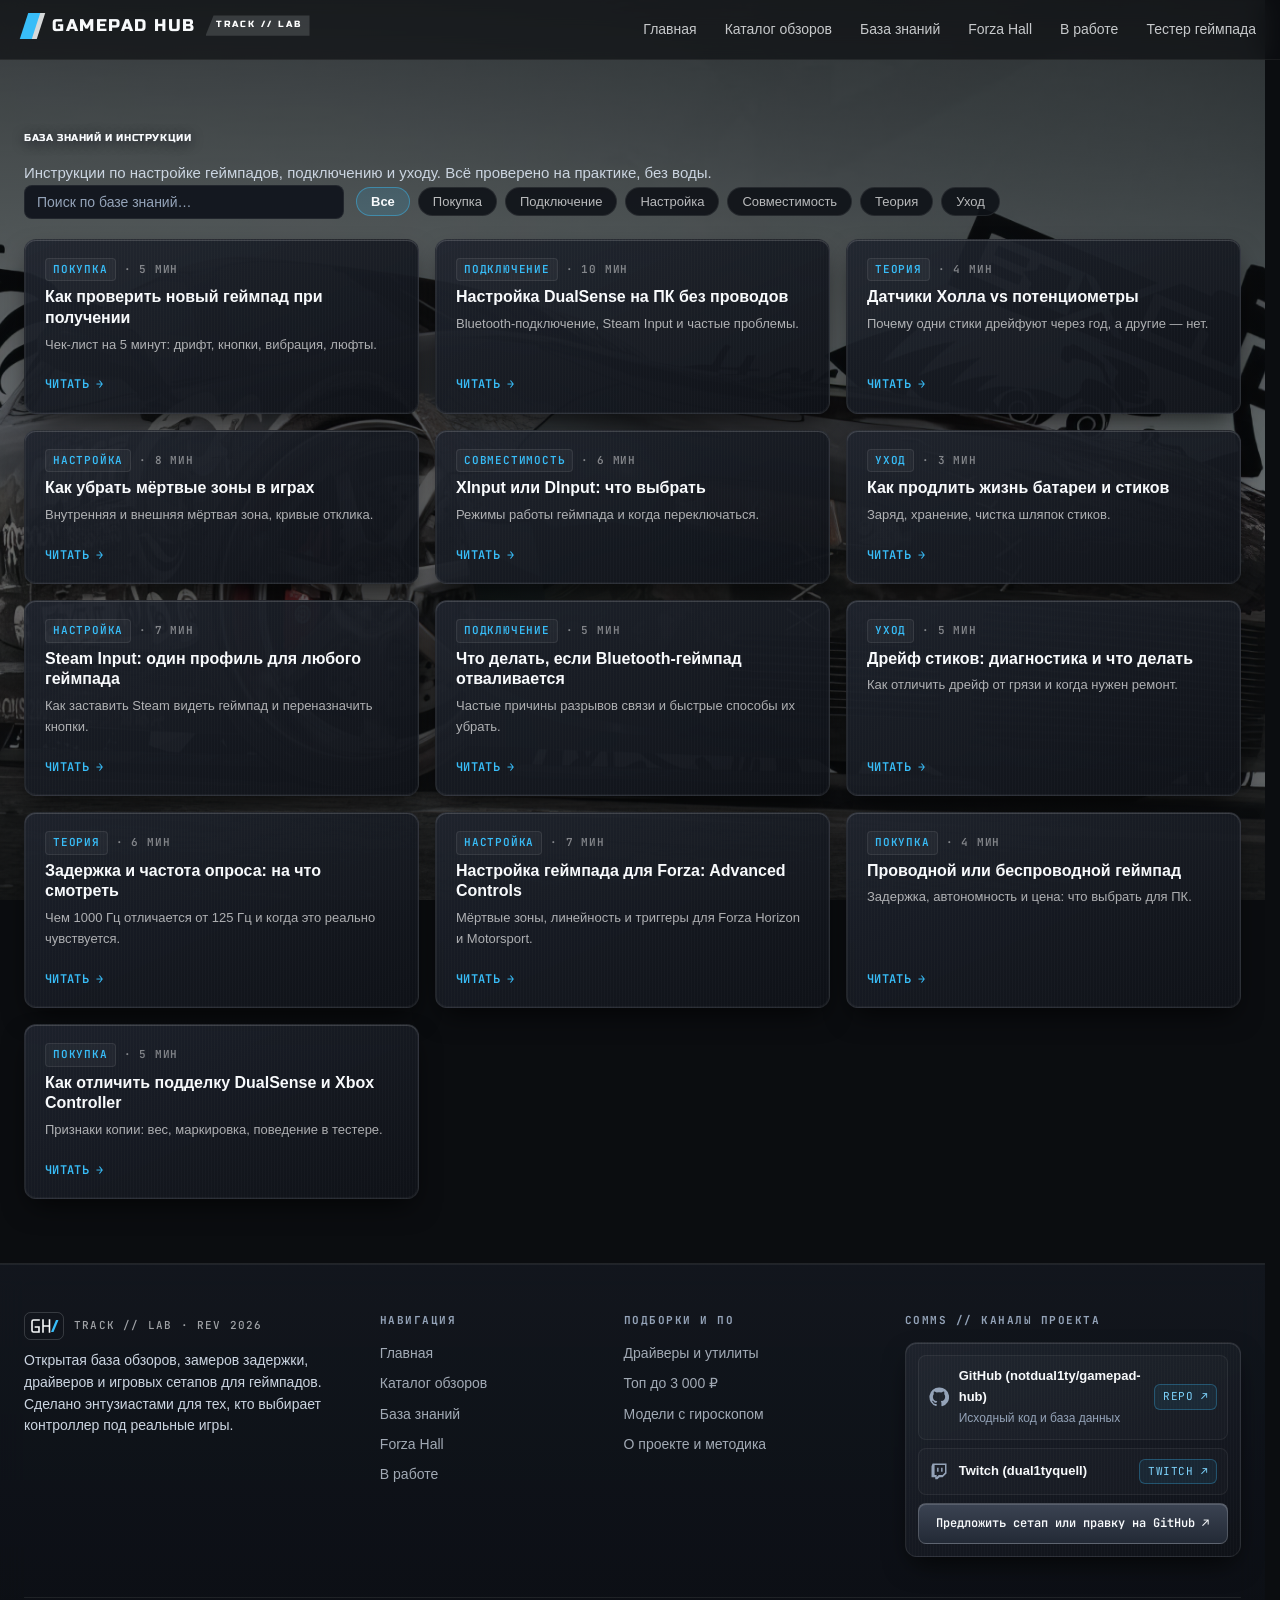
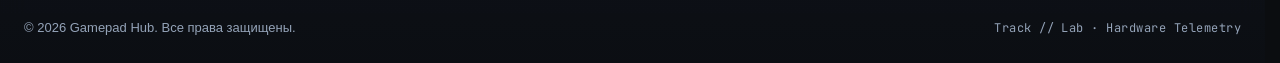
<file: guides.html>
<!DOCTYPE html>
<html lang="ru">
<head>
  <meta charset="UTF-8">
  <meta name="viewport" content="width=device-width, initial-scale=1.0">
  <title>Полезное — Gamepad Hub</title>
  <link rel="stylesheet" href="style.css?v=32">
</head>
<body>
  <header>
    <div class="header-inner">
      <h1><a href="index.html" class="logo"><span class="logo-mark" aria-hidden="true"></span><span class="logo-text">GAMEPAD HUB</span><span class="logo-sub">TRACK // LAB</span></a></h1>
      <nav>
      <a href="index.html#home">Главная</a>
      <a href="index.html#catalog">Каталог обзоров</a>
      <a href="index.html#kb">База знаний</a>
      <a href="index.html#forza">Forza Hall</a>
      <a href="index.html#testing">В работе</a>
      <a href="index.html#tester">Тестер геймпада</a>
      </nav>
    </div>
  </header>

  <main>
    <div id="view-kb">
    <section id="guides" class="block kb">
      <h2 class="section-title">База знаний и инструкции</h2>
      <p>Инструкции по настройке геймпадов, подключению и уходу. Всё проверено на практике, без воды.</p>
      <div class="kb-toolbar">
        <input type="search" id="kb-search" class="kb-search" placeholder="Поиск по базе знаний…" aria-label="Поиск по базе знаний">
        <div class="kb-chips" id="kb-chips">
          <button type="button" class="kb-chip active" data-tag="Все">Все</button>
          <button type="button" class="kb-chip" data-tag="Покупка">Покупка</button>
          <button type="button" class="kb-chip" data-tag="Подключение">Подключение</button>
          <button type="button" class="kb-chip" data-tag="Настройка">Настройка</button>
          <button type="button" class="kb-chip" data-tag="Совместимость">Совместимость</button>
          <button type="button" class="kb-chip" data-tag="Теория">Теория</button>
          <button type="button" class="kb-chip" data-tag="Уход">Уход</button>
        </div>
      </div>
      <div class="kb-grid" id="kb-grid"></div>
    </section>
    </div>
  </main>

  <footer>
    <div class="footer-container">
    <div class="footer-grid">
      <div class="footer-brand">
        <a href="index.html" class="footer-logo footer-stamp" aria-label="Gamepad Hub — TRACK // LAB"><svg class="footer-stamp-mark" viewBox="0 0 40 28" width="40" height="28" role="img" aria-hidden="true" focusable="false"><rect x="0.5" y="0.5" width="39" height="27" rx="6" fill="none" stroke="rgba(255,255,255,0.16)"/><path d="M15 8H9.5a1.5 1.5 0 0 0-1.5 1.5v9A1.5 1.5 0 0 0 9.5 20H15v-5h-3.5" fill="none" stroke="#F8FAFC" stroke-width="1.6" stroke-linecap="square"/><path d="M19 8v12M19 14h6.5M25.5 8v12" fill="none" stroke="#F8FAFC" stroke-width="1.6" stroke-linecap="square"/><path d="M27 20L32 8h2.5l-5 12z" fill="#38bdf8"/></svg><span class="footer-stamp-label">TRACK // LAB · REV 2026</span></a>
        <p>Открытая база обзоров, замеров задержки, драйверов и игровых сетапов для геймпадов. Сделано энтузиастами для тех, кто выбирает контроллер под реальные игры.</p>
      </div>
      <nav class="footer-col" aria-label="Навигация">
        <h4>Навигация</h4>
        <a href="index.html#home">Главная</a>
        <a href="index.html#catalog">Каталог обзоров</a>
        <a href="index.html#kb">База знаний</a>
        <a href="index.html#forza">Forza Hall</a>
        <a href="index.html#testing">В работе</a>
      </nav>
      <nav class="footer-col" aria-label="Подборки и ПО">
        <h4>Подборки и ПО</h4>
        <a href="index.html#drivers">Драйверы и утилиты</a>
        <a href="index.html#catalog" data-footer-filter="budget">Топ до 3 000 ₽</a>
        <a href="index.html#catalog" data-footer-filter="gyro">Модели с гироскопом</a>
        <a href="index.html#about">О проекте и методика</a>
      </nav>
      <div class="footer-col footer-tools">
        <h4>COMMS // КАНАЛЫ ПРОЕКТА</h4>
        <div class="comms-terminal">
          <a class="comms-row" href="https://github.com/notdual1ty/gamepad-hub" target="_blank" rel="noopener">
            <svg class="comms-ico" viewBox="0 0 24 24" width="20" height="20" fill="currentColor" aria-hidden="true"><path d="M12 .5a11.5 11.5 0 0 0-3.64 22.41c.58.1.79-.25.79-.56v-2c-3.2.7-3.88-1.37-3.88-1.37-.52-1.33-1.28-1.69-1.28-1.69-1.04-.71.08-.7.08-.7 1.15.08 1.76 1.19 1.76 1.19 1.03 1.76 2.7 1.25 3.36.96.1-.75.4-1.25.73-1.54-2.55-.29-5.24-1.28-5.24-5.68 0-1.26.45-2.28 1.18-3.09-.12-.29-.51-1.46.11-3.05 0 0 .97-.31 3.17 1.18a11 11 0 0 1 5.77 0c2.2-1.49 3.17-1.18 3.17-1.18.62 1.59.23 2.76.11 3.05.74.81 1.18 1.83 1.18 3.09 0 4.41-2.69 5.39-5.25 5.67.41.36.78 1.06.78 2.14v3.17c0 .31.21.67.8.56A11.5 11.5 0 0 0 12 .5z"/></svg>
            <span class="comms-txt"><strong>GitHub (notdual1ty/gamepad-hub)</strong><small>Исходный код и база данных</small></span>
            <span class="comms-badge" id="comms-gh-badge">REPO ↗</span>
          </a>
          <a class="comms-row" href="https://www.twitch.tv/dual1tyquell" target="_blank" rel="noopener">
            <svg class="comms-ico" viewBox="0 0 24 24" width="20" height="20" fill="currentColor" aria-hidden="true"><path d="M4.3 3 3 6.4v13.1h4.5V22h2.6l2.5-2.5h3.7L21 14.9V3H4.3zm14.9 10.9-2.9 2.9h-4.6l-2.5 2.5v-2.5H6.7V4.8h12.5v9.1zM16.3 8v4.8h-1.8V8h1.8zm-4.8 0v4.8H9.7V8h1.8z"/></svg>
            <span class="comms-txt"><strong>Twitch (dual1tyquell)</strong></span>
            <span class="comms-badge">TWITCH ↗</span>
          </a>
          <a class="comms-cta" href="https://github.com/notdual1ty/gamepad-hub/issues/new" target="_blank" rel="noopener">Предложить сетап или правку на GitHub ↗</a>
        </div>
      </div>
    </div>
    <div class="footer-bottom"><span>© 2026 Gamepad Hub. Все права защищены.</span><span class="footer-note">Track // Lab · Hardware Telemetry</span></div>
    </div>
  </footer>
<script>(function(){var h=document.querySelector("body > header");if(!h)return;function s(){document.body.style.setProperty("--header-h",h.offsetHeight+"px")}s();window.addEventListener("resize",s);window.addEventListener("load",s);if(window.ResizeObserver)new ResizeObserver(s).observe(h)})();</script>
  <script src="data.js?v=11"></script>
  <script src="footer-comms.js?v=1"></script>
</body>
</html>
</file>
<file: style.css>
@import url('https://fonts.googleapis.com/css2?family=JetBrains+Mono:wght@400;600;700;800&family=Russo+One&family=Exo+2:ital,wght@1,700;1,800&display=swap');

* { margin: 0; padding: 0; box-sizing: border-box; }

:root {
  --bg: #f0f3f7;
  --card: #ffffff;
  --border: #e2e8f0;
  --text: #0f172a;
  --text-2: #475569;
  --text-3: #94a3b8;
  --accent: #2563eb;
  --accent-soft: #f8fafc;
  --radius: 8px;
  --shadow: 0 1px 3px rgba(15,23,42,.06), 0 1px 2px rgba(15,23,42,.04);
  --shadow-hover: 0 8px 24px rgba(15,23,42,.10);
  --mono: "JetBrains Mono", "SF Mono", "Cascadia Code", Consolas, monospace;
  --font-racing: "Russo One", "Exo 2", "Bank Gothic", Eurostile, "Arial Narrow", sans-serif;
  --font-body: -apple-system, BlinkMacSystemFont, "Segoe UI", Roboto, "Helvetica Neue", Arial, sans-serif;
}

body {
  font-family: var(--font-body);
  background: var(--bg);
  color: var(--text);
  line-height: 1.6;
  font-size: 15px;
  -webkit-font-smoothing: antialiased;
}

a { color: var(--accent); text-decoration: none; }
a:hover { text-decoration: underline; }

header {
  background: var(--card);
  border-bottom: 1px solid var(--border);
  padding: 0;
  position: sticky;
  top: 0;
  z-index: 100;
}

header .header-inner {
  max-width: 1440px;
  width: 100%;
  margin: 0 auto;
  padding: 12px 32px;
  display: flex;
  justify-content: space-between;
  align-items: center;
}

header h1 {
  font-size: 17px;
  font-weight: 700;
  color: var(--text);
  letter-spacing: 0.5px;
  text-transform: uppercase;
  font-family: var(--mono);
}

nav { display: flex; gap: 28px; flex-wrap: wrap; }

nav a {
  color: var(--text-2);
  font-size: 14px;
  font-weight: 500;
  transition: color .2s;
}

nav a:hover { color: var(--text); text-decoration: none; }
nav a { position: relative; outline: none; -webkit-tap-highlight-color: transparent; }
nav a:focus, nav a:focus-visible { outline: none; box-shadow: none; }
nav a.active, nav a.active:hover { color: #2563EB; font-weight: 700; }
nav a.active::after { content: ''; position: absolute; left: 0; right: 0; bottom: -6px; height: 2px; border-radius: 2px; background: #2563EB; }

main {
  max-width: 1440px;
  width: 100%;
  margin: 0 auto;
  padding: 32px 32px;
}

main h2 {
  font-size: 30px;
  font-weight: 700;
  letter-spacing: -0.6px;
  margin-bottom: 14px;
  color: var(--text);
}

main > p { color: var(--text-2); max-width: 720px; margin-bottom: 18px; }

.section-title {
  font-size: 10px;
  font-weight: 700;
  color: var(--text-3);
  text-transform: uppercase;
  letter-spacing: 1.5px;
  margin: 40px 0 16px;
  font-family: var(--mono);
}


.gamepad-grid {
  display: grid;
  grid-template-columns: repeat(auto-fill, minmax(300px, 1fr));
  gap: 24px;
  margin-top: 28px;
}

.gamepad-card {
  background: var(--card);
  border: 1px solid var(--border);
  border-radius: var(--radius);
  box-shadow: var(--shadow);
  transition: box-shadow 0.2s, transform 0.2s;
  display: flex;
  flex-direction: column;
  height: 100%;
  overflow: hidden;
}

.gamepad-card:hover {
  box-shadow: var(--shadow-hover);
  transform: translateY(-4px);
  border-color: var(--accent);
}

.gamepad-card.placeholder {
  opacity: 0.5;
  pointer-events: none;
  filter: grayscale(0.3);
}

.card-media {
  width: 100%;
  height: 210px;
  display: flex;
  align-items: center;
  justify-content: center;
  background: #F8FAFC;
  border-bottom: 1px solid #E2E8F0;
  overflow: hidden;
  flex-shrink: 0;
}

.card-media img.gamepad-image {
  width: 85%;
  height: 85%;
  object-fit: contain;
  mix-blend-mode: multiply;
  filter: contrast(1.04) brightness(1.02);
}

.placeholder-img {
  display: flex;
  align-items: center;
  justify-content: center;
  color: var(--text-3);
  width: 100%;
  height: 100%;
}

.card-info {
  display: flex;
  flex-direction: column;
  flex: 1;
  padding: 20px;
}

.card-info h3 {
  font-size: 17px;
  font-weight: 700;
  margin-bottom: 4px;
  letter-spacing: -0.2px;
  color: var(--text);
}

.card-info::before {
  content: 'SPEC // ' attr(data-index);
  display: block;
  font-family: var(--mono);
  font-size: 9px;
  font-weight: 600;
  color: var(--accent);
  letter-spacing: 1px;
  text-transform: uppercase;
  margin-bottom: 8px;
  line-height: 1.2;
}

.card-info .meta {
  font-family: var(--mono);
  font-size: 10px;
  color: var(--text-3);
  margin-bottom: 12px;
  line-height: 1.4;
  letter-spacing: -0.2px;
  text-transform: uppercase;
}

.card-info .desc {
  font-size: 14px;
  color: var(--text-2);
  margin-bottom: 16px;
  line-height: 1.5;
  flex-grow: 1;
  display: -webkit-box;
  -webkit-line-clamp: 3;
  -webkit-box-orient: vertical;
  overflow: hidden;
}

.card-footer {
  display: flex;
  flex-direction: column;
  gap: 10px;
  margin-top: auto;
}

.card-info .verdict {
  font-size: 13px;
  font-weight: 600;
  color: var(--text);
  background: var(--accent-soft);
  border-left: 3px solid var(--accent);
  border-radius: 0 6px 6px 0;
  padding: 10px 12px;
  margin: 0;
}

.review-link {
  display: inline-block;
  font-size: 13px;
  font-weight: 600;
  color: var(--accent);
  transition: color 0.2s;
  font-family: var(--mono);
  text-transform: uppercase;
  letter-spacing: 0.3px;
}

.gamepad-card:hover .review-link {
  color: #1e40af;
}

.gamepad-card h3 { font-size: 18px; font-weight: 700; margin-bottom: 6px; }

.gamepad-card .meta {
  font-family: var(--mono);
  font-size: 12px;
  color: var(--text-3);
  margin-bottom: 14px;
}

.gamepad-card p { font-size: 14px; color: var(--text-2); margin-bottom: 16px; flex-grow: 1; }

.gamepad-card .verdict {
  font-size: 13px;
  font-weight: 600;
  color: var(--text);
  background: var(--accent-soft);
  border-left: 3px solid var(--accent);
  border-radius: 0 8px 8px 0;
  padding: 12px 14px;
  margin-top: auto;
}

.review-link {
  display: block;
  margin-top: 12px;
  font-size: 12px;
  font-weight: 600;
  color: var(--accent);
  text-align: center;
  font-family: var(--mono);
  text-transform: uppercase;
  letter-spacing: 0.3px;
}

.quick-filters {
  display: flex;
  gap: 8px;
  flex-wrap: wrap;
  margin-bottom: 28px;
}

.filter-tag {
  font-family: var(--mono);
  font-size: 12px;
  font-weight: 600;
  padding: 8px 14px;
  border: 1px solid var(--border);
  background: var(--card);
  color: var(--text-2);
  border-radius: 20px;
  cursor: pointer;
  transition: all 0.15s;
  text-transform: uppercase;
  letter-spacing: 0.3px;
}

.filter-tag:hover {
  border-color: var(--accent);
  color: var(--accent);
  background: var(--accent-soft);
}

.filter-tag.active {
  background: var(--accent);
  color: #fff;
  border-color: var(--accent);
  box-shadow: 0 2px 8px rgba(15,23,42,.15);
}

/* ===== ПЛАШКА С ТЕСТИРОВАНИЕМ ===== */
.testing-banner {
  margin-top: 0;
  padding: 24px;
  background: var(--card);
  border: 1px solid var(--border);
  border-radius: var(--radius);
  box-shadow: var(--shadow);
}

.testing-banner h3 {
  font-size: 16px;
  font-weight: 700;
  color: var(--text);
  margin-bottom: 16px;
  font-family: var(--mono);
  text-transform: uppercase;
  letter-spacing: 0.5px;
}

.testing-items {
  display: grid;
  grid-template-columns: repeat(auto-fit, minmax(200px, 1fr));
  gap: 16px;
}

.testing-item {
  display: flex;
  flex-direction: column;
  gap: 8px;
}

.testing-item strong {
  font-size: 13px;
  font-weight: 600;
  color: var(--text);
  line-height: 1.3;
}

.testing-progress {
  width: 100%;
  height: 6px;
  background: #e2e8f0;
  border-radius: 3px;
  overflow: hidden;
}

.testing-bar {
  height: 100%;
  background: linear-gradient(90deg, var(--accent), #1e40af);
  transition: width 0.3s ease;
}

.testing-label {
  font-family: var(--mono);
  font-size: 10px;
  color: var(--text-3);
  text-transform: uppercase;
  letter-spacing: 0.5px;
}
.gamepad-modal {
  position: fixed;
  top: 0;
  left: 0;
  width: 100%;
  height: 100%;
  z-index: 2000;
  display: none;
  animation: fadeIn 0.2s ease;
}

.gamepad-modal.active {
  display: block;
}

@keyframes fadeIn {
  from { opacity: 0; }
  to { opacity: 1; }
}

@keyframes slideUp {
  from {
    opacity: 0;
    transform: translateY(20px);
  }
  to {
    opacity: 1;
    transform: translateY(0);
  }
}

.modal-overlay {
  position: absolute;
  top: 0;
  left: 0;
  width: 100%;
  height: 100%;
  background: rgba(0, 0, 0, 0.75);
  backdrop-filter: blur(4px);
  display: flex;
  align-items: center;
  justify-content: center;
  padding: 20px;
  overflow-y: auto;
}

.modal-content {
  position: relative;
  background: var(--card);
  border-radius: var(--radius);
  max-width: 900px;
  width: 100%;
  box-shadow: 0 20px 60px rgba(15,23,42,.2);
  animation: slideUp 0.3s ease;
}

.modal-close {
  position: absolute;
  top: 16px;
  right: 16px;
  width: 32px;
  height: 32px;
  border: none;
  background: var(--bg);
  color: var(--text-2);
  border-radius: 50%;
  cursor: pointer;
  font-size: 20px;
  display: flex;
  align-items: center;
  justify-content: center;
  transition: all 0.2s;
  z-index: 10;
}

.modal-close:hover {
  background: var(--border);
  color: var(--text);
}

.modal-body {
  display: grid;
  grid-template-columns: 1fr 1.2fr;
  gap: 32px;
  padding: 48px 40px;
}

.modal-left {
  display: flex;
  align-items: center;
  justify-content: center;
}

.modal-image {
  width: 100%;
  height: auto;
  max-height: 400px;
  object-fit: contain;
  border-radius: 8px;
  background: #f1f5f9;
  padding: 24px;
}

.modal-placeholder {
  width: 100%;
  height: 300px;
  display: flex;
  align-items: center;
  justify-content: center;
  background: #f1f5f9;
  border-radius: 8px;
  color: var(--text-3);
}

.modal-right h2 {
  font-size: 28px;
  font-weight: 700;
  letter-spacing: -0.5px;
  margin-bottom: 8px;
  color: var(--text);
  font-family: var(--mono);
  text-transform: uppercase;
}

.modal-meta {
  font-family: var(--mono);
  font-size: 11px;
  color: var(--text-3);
  text-transform: uppercase;
  letter-spacing: 0.5px;
  margin-bottom: 20px;
}

.modal-specs {
  display: flex;
  flex-direction: column;
  gap: 10px;
  margin-bottom: 20px;
  padding: 16px;
  background: #f9f9f9;
  border-radius: 8px;
}

.modal-specs-row {
  font-size: 13px;
  line-height: 1.5;
  color: var(--text-2);
}

.modal-spec-label {
  font-family: var(--mono);
  font-size: 11px;
  font-weight: 600;
  color: var(--text-3);
  text-transform: uppercase;
  letter-spacing: 0.5px;
}

.modal-review {
  margin-bottom: 20px;
}

.modal-review h3 {
  font-size: 14px;
  font-weight: 700;
  color: var(--text);
  margin-bottom: 12px;
  font-family: var(--mono);
  text-transform: uppercase;
  letter-spacing: 0.5px;
}

.modal-pros-cons {
  display: grid;
  grid-template-columns: 1fr 1fr;
  gap: 16px;
}

.modal-column h4 {
  font-size: 12px;
  font-weight: 700;
  color: var(--accent);
  margin-bottom: 10px;
  font-family: var(--mono);
  text-transform: uppercase;
  letter-spacing: 0.5px;
}

.modal-column ul {
  list-style: none;
  padding: 0;
  margin: 0;
  display: flex;
  flex-direction: column;
  gap: 8px;
}

.modal-column li {
  font-size: 12px;
  color: var(--text-2);
  line-height: 1.4;
}

.modal-specs {
  display: grid;
  grid-template-columns: 1fr 1fr;
  gap: 12px;
  margin-bottom: 24px;
  padding: 20px;
  background: var(--bg);
  border: 1px solid var(--border);
  border-radius: 8px;
}

.modal-spec {
  display: flex;
  flex-direction: column;
  gap: 4px;
}

.modal-spec span {
  font-size: 11px;
  color: var(--text-3);
  text-transform: uppercase;
  letter-spacing: 1px;
  font-weight: 600;
}

.modal-spec strong {
  font-size: 14px;
  color: var(--text);
}

.modal-verdict {
  background: var(--accent-soft);
  border-left: 3px solid var(--accent);
  border-radius: 0 8px 8px 0;
  padding: 16px 20px;
  color: var(--text);
}

.modal-verdict h4 {
  font-size: 12px;
  text-transform: uppercase;
  letter-spacing: 0.5px;
  color: var(--accent);
  margin-bottom: 8px;
  font-weight: 700;
  font-family: var(--mono);
}

.modal-verdict p {
  font-size: 13px;
  color: var(--text-2);
  margin: 0;
  line-height: 1.6;
}

@keyframes slideUp {
  from {
    opacity: 0;
    transform: translateY(20px);
  }
  to {
    opacity: 1;
    transform: translateY(0);
  }
}


.stat-chips {
  display: grid;
  grid-template-columns: repeat(5, 1fr);
  gap: 16px;
  margin-bottom: 40px;
}

.chip {
  display: flex;
  align-items: center;
  gap: 14px;
  background: var(--card);
  border: 1px solid var(--border);
  border-radius: 10px;
  padding: 16px 18px;
  box-shadow: var(--shadow);
  color: var(--text);
  transition: all 0.2s;
}

.chip:hover {
  box-shadow: var(--shadow-hover);
  border-color: var(--accent);
  text-decoration: none;
}
.chip svg { color: var(--text-3); flex-shrink: 0; }
.chip-num {
  font-size: 20px;
  font-weight: 800;
  letter-spacing: -0.5px;
  font-family: var(--mono);
}
.chip-label { font-size: 11px; color: var(--text-3); text-transform: uppercase; letter-spacing: .6px; line-height: 1.3; }
.chip-arrow { margin-left: auto; color: var(--text-3); font-size: 20px; }

.category-grid {
  display: grid;
  grid-template-columns: repeat(3, 1fr);
  gap: 16px;
  margin-bottom: 40px;
}

.cat {
  display: flex;
  flex-direction: column;
  gap: 6px;
  background: var(--card);
  border: 1px solid var(--border);
  border-radius: 10px;
  padding: 20px;
  color: var(--text);
  transition: all 0.2s;
}

.cat:hover {
  border-color: var(--accent);
  box-shadow: var(--shadow-hover);
  text-decoration: none;
  transform: translateY(-2px);
}

.cat-name {
  font-size: 15px;
  font-weight: 700;
  color: var(--text);
}

.cat-count {
  font-size: 11px;
  color: var(--text-3);
  font-family: var(--mono);
  text-transform: uppercase;
  letter-spacing: 0.5px;
}

.guide-links { display: flex; flex-direction: column; gap: 8px; margin-bottom: 40px; }

.guide-links a {
  display: flex;
  justify-content: space-between;
  align-items: center;
  background: var(--card);
  border: 1px solid var(--border);
  border-radius: 10px;
  padding: 16px 20px;
  color: var(--text);
  transition: border-color .2s;
}

.guide-links a:hover { border-color: var(--text-3); text-decoration: none; }
.guide-links span { font-weight: 600; font-size: 15px; }
.guide-links em { font-style: normal; font-size: 12px; color: var(--text-3); font-family: var(--mono); }

.promo {
  display: flex;
  justify-content: space-between;
  align-items: center;
  gap: 24px;
  background: var(--card);
  border: 1px solid var(--border);
  border-radius: var(--radius);
  padding: 28px 32px;
  box-shadow: var(--shadow);
}

.promo h3 { font-size: 18px; margin-bottom: 6px; }
.promo p { font-size: 14px; color: var(--text-2); }

.btn {
  display: inline-block;
  font-size: 14px;
  font-weight: 600;
  padding: 10px 18px;
  border-radius: 8px;
  cursor: pointer;
  border: 1px solid transparent;
  transition: all .15s;
  font-family: var(--mono);
  text-transform: uppercase;
  letter-spacing: 0.5px;
}

.btn-primary {
  background: var(--accent);
  color: #fff;
}

.btn-primary:hover {
  background: #1e40af;
  text-decoration: none;
}

.search {
  display: flex;
  align-items: center;
  background: #f1f5f9;
  border: 1px solid var(--border);
  border-radius: 10px;
  padding: 6px 6px 6px 18px;
  max-width: 760px;
  margin: 20px 0 20px;
}

.search input {
  flex: 1;
  border: none;
  background: transparent;
  font-size: 15px;
  color: var(--text);
  outline: none;
}

.search input::placeholder { color: var(--text-3); }

.search button {
  border: none;
  background: var(--card);
  color: var(--text-2);
  width: 40px;
  height: 40px;
  border-radius: 8px;
  display: grid;
  place-items: center;
  cursor: pointer;
  box-shadow: var(--shadow);
  transition: all 0.2s;
}

.search button:hover {
  color: var(--accent);
}

@media (max-width: 900px) {
  .stat-chips { grid-template-columns: repeat(2, 1fr); }
  .stat-chips .chip:last-child { grid-column: 1 / -1; }
  .category-grid { grid-template-columns: repeat(2, 1fr); }
}

@media (max-width: 600px) {
  header .header-inner { padding: 14px 20px; flex-direction: column; gap: 12px; }
  nav { gap: 18px; flex-wrap: wrap; justify-content: center; }
  main { padding: 32px 20px; }
  .stat-chips .chip:last-child { grid-column: auto; }
  .stat-chips, .category-grid { grid-template-columns: 1fr; }
  .promo { flex-direction: column; align-items: flex-start; }
  .modal-body { grid-template-columns: 1fr; padding: 32px 24px; }
  .modal-specs { grid-template-columns: 1fr; }
  .modal-pros-cons { grid-template-columns: 1fr; }
  .quick-filters { gap: 6px; }
  .filter-tag { font-size: 11px; padding: 6px 12px; }
  .testing-items { grid-template-columns: 1fr; }
}
/* ===== Список гайдов (карточки в колонку) ===== */
.guide-list {
  display: flex;
  flex-direction: column;
  gap: 16px;
  margin-bottom: 40px;
}

.guide-item {
  background: var(--card);
  border: 1px solid var(--border);
  border-radius: var(--radius);
  padding: 24px;
  box-shadow: var(--shadow);
  transition: box-shadow .2s;
}

.guide-item:hover {
  box-shadow: var(--shadow-hover);
}

.guide-item h3 {
  font-size: 18px;
  font-weight: 700;
  color: var(--text);
  margin-bottom: 8px;
  letter-spacing: -0.2px;
}

.guide-item .difficulty {
  font-family: var(--mono);
  font-size: 12px;
  color: var(--text-3);
  margin-bottom: 14px;
  line-height: 1.5;
}

.guide-item p:not(.difficulty) {
  font-size: 14px;
  color: var(--text-2);
  margin-bottom: 16px;
  line-height: 1.6;
  max-width: 720px;
}

.guide-item a {
  font-weight: 600;
  font-size: 14px;
  color: var(--accent);
}

.guide-item a:hover {
  text-decoration: underline;
}
/* ===== КНОПКА-ССЫЛКА ===== */
.btn-secondary {
  display: inline-block;
  font-size: 14px;
  font-weight: 600;
  padding: 10px 20px;
  border-radius: 8px;
  background: var(--card);
  color: var(--accent);
  border: 1px solid var(--border);
  transition: all .15s;
}
.btn-secondary:hover {
  border-color: var(--accent);
  background: var(--accent-soft);
  text-decoration: none;
}

/* ===== СЕТКА ИГР ===== */
.games-grid {
  display: grid;
  grid-template-columns: repeat(auto-fill, minmax(280px, 1fr));
  gap: 16px;
  margin-bottom: 40px;
}

.game-card {
  background: var(--card);
  border: 1px solid var(--border);
  border-radius: var(--radius);
  padding: 22px;
  box-shadow: var(--shadow);
  transition: all .2s;
  display: flex;
  flex-direction: column;
  color: var(--text);
}

.game-card:hover {
  border-color: var(--accent);
  transform: translateY(-2px);
  box-shadow: var(--shadow-hover);
  text-decoration: none;
}

.game-genre {
  display: inline-block;
  font-family: var(--mono);
  font-size: 11px;
  font-weight: 600;
  color: var(--accent);
  letter-spacing: 1px;
  text-transform: uppercase;
  margin-bottom: 8px;
}

.game-card h3 {
  font-size: 18px;
  font-weight: 700;
  margin-bottom: 8px;
  letter-spacing: -0.2px;
}

.game-card p {
  font-size: 14px;
  color: var(--text-2);
  margin-bottom: 14px;
  flex-grow: 1;
  line-height: 1.5;
}

.game-meta {
  font-family: var(--mono);
  font-size: 12px;
  color: var(--text-3);
}

/* ===== ЛЕНТА ОБНОВЛЕНИЙ ===== */
.changelog {
  display: flex;
  flex-direction: column;
  gap: 12px;
  margin-bottom: 40px;
  border-left: 2px solid var(--border);
  padding-left: 20px;
}

.changelog-item {
  position: relative;
  padding-bottom: 12px;
}

.changelog-item::before {
  content: '';
  position: absolute;
  left: -26px;
  top: 6px;
  width: 10px;
  height: 10px;
  border-radius: 50%;
  background: var(--accent);
  border: 2px solid var(--bg);
}

.changelog-date {
  display: block;
  font-family: var(--mono);
  font-size: 12px;
  color: var(--text-3);
  margin-bottom: 4px;
}

.changelog-item p {
  font-size: 14px;
  color: var(--text-2);
  margin: 0;
  line-height: 1.5;
}

.changelog-item strong {
  color: var(--text);
}

/* ===== АДАПТИВ ДЛЯ ИГР ===== */
@media (max-width: 600px) {
  .games-grid { grid-template-columns: 1fr; }
}
/* ===== КАТАЛОГ ДРАЙВЕРОВ ===== */
.driver-filters {
  display: flex;
  gap: 8px;
  margin: 24px 0 32px;
  flex-wrap: wrap;
}

.filter-btn {
  font-family: var(--body-font);
  font-size: 13px;
  font-weight: 600;
  padding: 8px 16px;
  border: 1px solid var(--border);
  border-radius: 8px;
  background: var(--card);
  color: var(--text-2);
  cursor: pointer;
  transition: all .15s;
}

.filter-btn:hover { border-color: var(--text-3); }
.filter-btn.active {
  background: var(--accent);
  color: #fff;
  border-color: var(--accent);
}

.driver-grid {
  display: grid;
  grid-template-columns: repeat(auto-fill, minmax(340px, 1fr));
  gap: 20px;
}

.driver-card {
  background: var(--card);
  border: 1px solid var(--border);
  border-radius: var(--radius);
  padding: 24px;
  box-shadow: var(--shadow);
  display: flex;
  flex-direction: column;
  transition: box-shadow .2s;
}

.driver-card:hover { box-shadow: var(--shadow-hover); }

.driver-header {
  display: flex;
  justify-content: space-between;
  align-items: center;
  margin-bottom: 12px;
}

.driver-type {
  font-family: var(--mono);
  font-size: 11px;
  font-weight: 700;
  letter-spacing: 1px;
  text-transform: uppercase;
  color: #fff;
  padding: 4px 10px;
  border-radius: 4px;
}

.driver-version {
  font-family: var(--mono);
  font-size: 12px;
  color: var(--text-3);
}

.driver-card h3 {
  font-size: 18px;
  font-weight: 700;
  margin-bottom: 8px;
  color: var(--text);
}

.driver-meta {
  font-family: var(--mono);
  font-size: 12px;
  color: var(--text-3);
  margin-bottom: 12px;
}

.driver-desc {
  font-size: 14px;
  color: var(--text-2);
  margin-bottom: 14px;
  line-height: 1.5;
  flex-grow: 1;
}

.driver-compat {
  font-size: 13px;
  color: var(--text-2);
  margin-bottom: 18px;
  padding-top: 12px;
  border-top: 1px solid var(--border);
}

.driver-compat strong { color: var(--text); }

.driver-actions {
  display: flex;
  gap: 10px;
  flex-wrap: wrap;
}

.driver-actions .btn {
  font-size: 13px;
  padding: 8px 14px;
}

/* ===== ФИЛЬТР ОПУБЛИКОВАННЫЕ/ВСЕ ===== */
.review-filters {
  display: flex;
  gap: 10px;
  flex-wrap: wrap;
}

.review-filters .filter-btn {
  font-size: 14px;
  font-weight: 600;
  padding: 9px 16px;
  border-radius: 8px;
  background: var(--card);
  color: var(--text-2);
  border: 1px solid var(--border);
  cursor: pointer;
  transition: all 0.15s;
}

.review-filters .filter-btn:hover {
  border-color: var(--accent);
  color: var(--accent);
}

.review-filters .filter-btn.active {
  background: var(--accent);
  color: #fff;
  border-color: var(--accent);
}

/* ===== ШАПКА: ЛОГО, ЯКОРЯ ===== */
html { scroll-behavior: smooth; }
#gamepad-list, #in-testing { scroll-margin-top: 80px; }
header h1 a.logo { color: var(--text); }
header h1 a.logo::first-letter { color: var(--accent); }
header h1 a.logo:hover { text-decoration: none; color: var(--accent); }
nav a:hover { color: var(--accent); }

/* ===== КНОПКА В МОДАЛКЕ ===== */
.modal-tester-btn {
  display: inline-block;
  margin-top: 20px;
  padding: 12px 20px;
  background: var(--accent);
  color: #fff;
  border-radius: 8px;
  font-family: var(--mono);
  font-size: 12px;
  font-weight: 600;
  letter-spacing: .5px;
  text-transform: uppercase;
}
.modal-tester-btn:hover { background: #1e40af; text-decoration: none; }

/* ===== ТЕСТЕР (Hardware Tester, светлый) ===== */
#view-tester[hidden], .gt-grid[hidden] { display: none; }
.gt-card { max-width: 1440px; width: 100%; margin: 24px auto; padding: 32px; background: #FFFFFF; border: 1px solid #E2E8F0; border-radius: var(--radius); box-shadow: var(--shadow); font-size: 15px; }
.gt-slots { display: grid; grid-template-columns: repeat(4, 1fr); gap: 10px; margin-bottom: 20px; }
.gt-slot { padding: 10px 14px; border: 1px solid #E2E8F0; border-radius: 8px; font-family: var(--mono); font-size: 14px; color: var(--text-3); white-space: nowrap; overflow: hidden; text-overflow: ellipsis; background: #fff; text-align: left; }
.gt-slot.on { color: var(--text); cursor: pointer; }
.gt-slot.sel { border-color: var(--accent); background: var(--accent-soft); }
.gt-wait { padding: 72px 16px; text-align: center; color: var(--accent); font-weight: 600; font-size: 18px; }
.gt-grid { display: grid; grid-template-columns: 1.1fr 1fr; gap: 40px; align-items: start; }
.gt-title { display: flex; justify-content: space-between; align-items: baseline; gap: 12px; margin-bottom: 8px; }
.gt-title strong { font-size: 20px; overflow: hidden; text-overflow: ellipsis; white-space: nowrap; }
.gt-title span, .gt-cap { font-family: var(--mono); font-size: 13px; color: var(--text-3); letter-spacing: .5px; }
.gt-status { display: flex; flex-wrap: wrap; gap: 6px 18px; font-family: var(--mono); font-size: 13px; color: var(--text-2); margin-bottom: 14px; }
.gt-status b { color: var(--text); }
.gt-btns { display: grid; grid-template-columns: repeat(9, 1fr); gap: 6px; margin-bottom: 20px; }
.gt-b { border: 1px solid #E2E8F0; border-radius: 6px; padding: 6px 0; text-align: center; font-family: var(--mono); font-size: 13px; line-height: 1.4; color: var(--text-2); }
.gt-b i { display: block; font-style: normal; color: var(--text-3); font-size: 12px; }
.gt-b.on { background: var(--accent); border-color: var(--accent); color: #fff; }
.gt-b.on i { color: #fff; }
.gt-sticks { display: grid; grid-template-columns: 1fr 1fr; gap: 20px; text-align: center; }
.gt-sticks canvas { width: 100%; max-width: 220px; aspect-ratio: 1; display: block; margin: 6px auto; }
.gt-axes { font-family: var(--mono); font-size: 13px; color: var(--text-2); line-height: 1.6; }
.gt-actions { display: flex; flex-wrap: wrap; gap: 10px; margin-top: 20px; }
.gt-actions button { padding: 10px 16px; border: 1px solid #E2E8F0; border-radius: 8px; background: #fff; font-family: var(--mono); font-size: 13px; cursor: pointer; color: var(--text); }
.gt-actions button:hover, .gt-actions button.on { border-color: var(--accent); color: var(--accent); }
#gt-svg { width: 100%; height: auto; max-height: none; }
#gt-svg .body { fill: #F1F5F9; stroke: #CBD5E1; stroke-width: 2; }
#gt-svg .p { fill: #fff; stroke: #94A3B8; stroke-width: 1.5; }
#gt-svg .p.on { fill: var(--accent); stroke: var(--accent); }
#gt-svg .f { fill: var(--accent); opacity: .85; }
#gt-svg .stk { fill: #E2E8F0; stroke: #64748B; stroke-width: 1.5; }
#gt-svg .t { font: 600 10px var(--mono); fill: #475569; text-anchor: middle; pointer-events: none; }
@media (max-width: 900px) {
  .gt-grid { grid-template-columns: 1fr; gap: 24px; }
  .gt-slots { grid-template-columns: 1fr 1fr; }
  .gt-btns { grid-template-columns: repeat(6, 1fr); }
  .gt-card { padding: 16px; }
}
/* ===== ФУТЕР ===== */
.footer-status { font-family: var(--mono); font-size: 12px; color: var(--text-3) !important; }
.footer-lab-card { display: flex; flex-direction: column; gap: 8px; padding: 16px; border: 1px solid var(--border); border-radius: 12px; }
.footer-lab-label { font-size: 12px; color: var(--text-3); text-transform: uppercase; letter-spacing: 1px; }
.footer-lab-progress { height: 8px; border-radius: 4px; background: var(--border); overflow: hidden; }
.footer-lab-progress span { display: block; height: 100%; background: var(--accent); }
.footer-lab-days { font-size: 13px; color: var(--text-2); }
.footer-col a.footer-lab-btn { align-self: flex-start; color: var(--accent); font-weight: 600; }
.footer-logo { font-family: var(--mono); font-weight: 700; font-size: 17px; letter-spacing: .5px; color: var(--text); }
.footer-logo::first-letter { color: var(--accent); }
.footer-logo:hover { text-decoration: none; color: var(--accent); }
.footer-brand p { margin-top: 12px; max-width: 420px; color: var(--text-2); line-height: 1.6; }
.footer-col { display: flex; flex-direction: column; gap: 8px; }
.footer-col h4 { font-family: var(--mono); font-size: 11px; text-transform: uppercase; letter-spacing: 1.5px; color: var(--text-3); margin-bottom: 4px; }
.footer-col a { color: var(--text-2); }
.footer-col a:hover { color: var(--accent); text-decoration: none; }
.footer-bottom { max-width: 1440px; margin: 0 auto; padding: 16px 32px 20px; border-top: 1px solid var(--border); font-size: 13px; color: var(--text-3); }

/* ===== БАЗА ЗНАНИЙ ===== */
#guides, #in-testing, #categories, #gamepad-list { scroll-margin-top: 80px; }
.kb-grid { display: grid; grid-template-columns: repeat(3, 1fr); gap: 16px; margin-bottom: 40px; }
.kb-card { display: flex; flex-direction: column; gap: 6px; background: var(--card); border: 1px solid var(--border); border-radius: var(--radius); padding: 18px 20px; color: var(--text); box-shadow: var(--shadow); transition: all .2s; }
.kb-card:hover { border-color: var(--accent); box-shadow: var(--shadow-hover); transform: translateY(-2px); text-decoration: none; }
.kb-tag { font-family: var(--mono); font-size: 11px; font-weight: 600; color: var(--accent); text-transform: uppercase; letter-spacing: .8px; }
.kb-card h3 { font-size: 16px; font-weight: 700; line-height: 1.3; }
.kb-card p { font-size: 13px; color: var(--text-2); flex-grow: 1; }
.kb-more { margin-top: 6px; text-align: left; }
.modal-body-single { grid-template-columns: 1fr; }
.modal-guide { max-width: 720px; }
.guide-text p { color: var(--text-2); margin-bottom: 12px; }
.guide-text ul { padding-left: 20px; color: var(--text-2); display: flex; flex-direction: column; gap: 8px; }
@media (max-width: 900px) { .kb-grid { grid-template-columns: repeat(2, 1fr); } }
@media (max-width: 600px) { .kb-grid { grid-template-columns: 1fr; } }

/* ===== ПАЛИТРА: графит + технологичный синий ===== */
.filter-tag:hover { background: var(--card); }
.filter-tag.active, .filter-btn.active, .review-filters .filter-btn.active,
.btn-primary, .modal-tester-btn, .gt-b.on {
  background: #0F172A; border-color: #0F172A; color: #fff; box-shadow: none;
}
.btn-primary:hover, .modal-tester-btn:hover { background: #1E293B; }
.filter-tag:hover, .filter-btn:hover, .review-filters .filter-btn:hover { border-color: #0F172A; color: #0F172A; }
.filter-tag.active:hover, .filter-btn.active:hover { color: #fff; }
.card-info::before { color: var(--text-3); }
.card-info .verdict, .gamepad-card .verdict, .modal-verdict {
  background: #F8FAFC; border-left: 3px solid #CBD5E1; color: #0F172A;
}
.gamepad-card:hover .card-info .verdict { border-left-color: #2563EB; }
.modal-verdict h4, .modal-column h4 { color: #0F172A; }
.testing-bar { background: #2563EB; }
.gt-slot.sel { border-color: #2563EB; background: #EFF6FF; }
.gt-b.on { background: #2563EB; border-color: #2563EB; }
.gt-actions button:hover, .gt-actions button.on { border-color: #2563EB; color: #2563EB; }
#gt-svg .p.on { fill: #2563EB; stroke: #2563EB; }
#gt-svg .f { fill: #2563EB; }
.btn-secondary:hover { background: #F8FAFC; }
.review-link { color: #2563EB; }
.gamepad-card:hover .review-link { color: #1E40AF; }

/* ===== ПЛОТНАЯ ГЛАВНАЯ ===== */
.hero { margin-bottom: 4px; }
.hero h1 { font-size: 34px; letter-spacing: -0.8px; line-height: 1.2; margin-bottom: 8px; }
.hero-sub { color: var(--text-2); max-width: 760px; margin-bottom: 10px; }
.badge { display: inline-block; font-family: var(--mono); font-size: 11px; color: #2563EB; background: #EFF6FF; padding: 4px 10px; border-radius: 20px; }
.home section.block { margin-top: 40px; }
.home section.block:first-of-type { margin-top: 0; }
.home .section-title { margin: 0 0 16px; }
.home h2.block-title { font-size: 24px; margin-bottom: 8px; }
.gamepad-grid { margin-top: 16px; gap: 20px; }
.card-info { padding: 16px; }
.card-media { height: 210px; }
.kb-grid { margin-bottom: 0; }
.search { margin: 16px 0; }
.quick-filters { margin-bottom: 16px; }
.stat-chips { margin-bottom: 0; }
#hero, #reviews, #categories, #guides, #in-testing, #tester { scroll-margin-top: 72px; }
#view-tester { margin-top: 40px; }
.tester-bar { display: flex; justify-content: space-between; align-items: center; margin-bottom: 12px; }
.tester-bar h2 { margin: 0; font-size: 24px; }
.tester-close { font-family: var(--mono); font-size: 12px; background: var(--card); border: 1px solid var(--border); border-radius: 8px; padding: 6px 12px; cursor: pointer; }
.tester-close:hover { border-color: #0F172A; }
.gt-card { margin: 0 auto; padding: 20px; }
/* ===== SPA-экраны ===== */
.view[hidden] { display: none !important; }
.home .view > section.block:first-child { margin-top: 0; }
.planned-list { margin: 12px 0 0 20px; color: var(--text-2); line-height: 1.8; }
.card-info .desc {
  display: block;
  -webkit-line-clamp: unset;
  overflow: visible;
  padding-bottom: 4px;
  margin-bottom: 16px;
}

/* ===== Кнопка звука в шапке ===== */
header .header-inner { gap: 20px; }
.header-sep { width: 1px; height: 22px; background: #E2E8F0; margin-left: auto; flex-shrink: 0; }
nav { margin-left: auto; }
.header-sep { margin-left: -4px; }
.bgm-btn { width: 36px; height: 36px; flex-shrink: 0; display: grid; place-items: center; padding: 0; border: 1px solid transparent; border-radius: 10px; background: transparent; color: var(--text-3); cursor: pointer; transition: color .2s, background .2s, box-shadow .2s; }
.bgm-btn:hover { color: var(--text); background: #F1F5F9; }
.bgm-btn .wave { opacity: 0; transition: opacity .2s; }
.bgm-btn .mute { opacity: 1; transition: opacity .2s; }
.bgm-btn.playing { color: #2563EB; background: #EFF6FF; box-shadow: 0 0 0 3px rgba(37,99,235,.12); }
.bgm-btn.playing .wave { opacity: 1; }
.bgm-btn.playing .mute { opacity: 0; }
@media (max-width: 600px) { .header-sep { display: none; } header .header-inner { position: relative; } .bgm-btn { position: absolute; top: 10px; right: 16px; } }

/* ===== Hero-карточка ===== */
.hero-card { display: grid; grid-template-columns: 1.6fr 1fr; gap: 32px; align-items: center; background: #FFFFFF; border: 1px solid #E2E8F0; border-radius: 16px; padding: 28px 32px; box-shadow: var(--shadow); }
.hero-card .search { margin-bottom: 0; }
.hero-quick { display: flex; flex-direction: column; gap: 12px; padding: 20px; background: #F8FAFC; border: 1px solid #E2E8F0; border-radius: 12px; }
.hero-cta { display: block; text-align: center; background: #2563EB; color: #fff; font-weight: 600; font-size: 14px; padding: 12px 16px; border-radius: 10px; transition: background .2s, transform .2s; }
.hero-cta:hover { background: #1E40AF; text-decoration: none; transform: translateY(-1px); }
.hero-quick-label { font-family: var(--mono); font-size: 10px; letter-spacing: 1.5px; text-transform: uppercase; color: var(--text-3); }
.hero-tags { display: flex; flex-wrap: wrap; gap: 8px; }
.hero-tag { font: inherit; font-size: 13px; color: var(--text-2); background: #fff; border: 1px solid #E2E8F0; border-radius: 20px; padding: 6px 14px; cursor: pointer; transition: all .2s; }
.hero-tag:hover { color: #2563EB; border-color: #2563EB; background: #EFF6FF; }
.hero + .hero, .hero .stat-chips { margin-top: 20px; }
@media (max-width: 900px) { .hero-card { grid-template-columns: 1fr; padding: 20px; } }

/* ===== Витрина ===== */
.section-head { display: flex; justify-content: space-between; align-items: baseline; gap: 16px; margin-bottom: 4px; }
.home .section-head .section-title { margin: 0; }
.section-link { font-size: 14px; font-weight: 600; white-space: nowrap; }
.gamepad-card:hover { transform: translateY(-2px); box-shadow: 0 8px 20px rgba(15,23,42,.10); }

/* ===== Новости на главной ===== */
.news-grid { display: grid; grid-template-columns: repeat(4, 1fr); gap: 16px; margin-top: 16px; }
@media (max-width: 1024px) { .news-grid { grid-template-columns: repeat(2, 1fr); } }
@media (max-width: 600px) { .news-grid { grid-template-columns: 1fr; } }
.news-card { background: #FFFFFF; border: 1px solid #E2E8F0; border-radius: 12px; padding: 20px; display: flex; flex-direction: column; transition: transform .15s, box-shadow .15s; }
.news-card:hover { transform: translateY(-2px); box-shadow: 0 8px 20px rgba(15,23,42,.10); }
.news-meta { display: flex; justify-content: space-between; align-items: center; gap: 8px; margin-bottom: 10px; font-size: 12px; }
.news-tag { font-weight: 700; letter-spacing: .04em; color: #2563EB; }
.news-date { color: #64748B; white-space: nowrap; }
.news-card h3 { font-size: 17px; font-weight: 700; margin-bottom: 8px; }
.news-card p { font-size: 14px; color: #475569; margin-bottom: 16px; flex-grow: 1; }

/* ===== Геометрия главной и футера ===== */
.news-grid { width: 100%; max-width: none; grid-template-columns: repeat(4, minmax(0, 1fr)); gap: 20px; }
.news-card { max-width: none; min-width: 0; }
@media (max-width: 1024px) { .news-grid { grid-template-columns: repeat(2, minmax(0, 1fr)); } }
@media (max-width: 600px) { .news-grid { grid-template-columns: 1fr; } }
.hero-card { align-items: center; }
.hero-cta { width: 100%; box-sizing: border-box; }
.hero-cta-note { font-size: 12px; color: var(--text-3); text-align: center; margin: -4px 0 4px; }
.hero-tags { justify-content: space-between; }
.hero-tag { flex: 1 1 auto; text-align: center; }
.stat-chips .chip { display: flex; align-items: center; justify-content: space-between; padding: 14px 18px; }
.stat-chips .chip-arrow { margin-left: auto; line-height: 1; }
.category-grid .cat { flex-direction: row; justify-content: space-between; align-items: center; gap: 12px; padding: 18px 20px; }
.category-grid .cat-name { flex: 1; min-width: 0; }
.category-grid .cat::after { content: "→"; color: var(--text-3); font-size: 18px; line-height: 1; flex-shrink: 0; transition: color .2s, transform .2s; }
.category-grid .cat:hover::after { color: var(--accent); transform: translateX(3px); }

/* ===== Скелетон новостей ===== */
.news-skeleton { gap: 10px; min-height: 200px; }
.news-skeleton .sk { display: block; height: 12px; border-radius: 6px; background: linear-gradient(90deg, #E2E8F0 25%, #F1F5F9 50%, #E2E8F0 75%); background-size: 200% 100%; animation: sk-shimmer 1.2s infinite linear; }
.news-skeleton .sk-s { width: 50%; }
.news-skeleton .sk-t { height: 16px; }
.news-skeleton .sk-p { width: 85%; }
@keyframes sk-shimmer { to { background-position: -200% 0; } }

/* ===== Строгий инженерный стиль ===== */
:root { --radius: 8px; }
.hero-card, .hero-quick, .hero-cta, .hero-tag, .cat, .news-card, .gamepad-card, .kb-card,
.search, .search input, .search button, .filter-tag, .tester-close, .footer-lab-card,
.testing-banner, .bgm-btn { border-radius: 8px; }
.hero-tag, .filter-tag, .news-skeleton .sk { border-radius: 6px; }
.hero-card { box-shadow: none; }
.hero-cta:hover, .gamepad-card:hover, .news-card:hover { transform: none; }
.hero-cta:hover { box-shadow: none; }
.hero-tag:hover, .filter-tag:hover { border-color: #0F172A; color: #0F172A; background: #fff; }

/* моноширинный шрифт для цифр */
.chip-num, .cat-idx, .cat-count, .news-date, .news-tag, .gt-b, .price, .card-price,
.gamepad-card [class*="price"], .gamepad-card [class*="meta"], .footer-lab-days, .testing-label { font-family: var(--mono); }

/* счётчики: единая панель-полоса */
.stat-chips { gap: 0; background: #fff; border: 1px solid #E2E8F0; border-radius: 8px; overflow: hidden; margin-top: 20px; }
.stat-chips .chip { background: transparent; border: 0; border-right: 1px solid #E2E8F0; border-radius: 0; box-shadow: none; }
.stat-chips .chip:last-child { border-right: 0; }
.stat-chips .chip:hover { background: #F8FAFC; box-shadow: none; }
.stat-chips .chip:hover .chip-arrow { color: #0F172A; }
@media (max-width: 900px) {
  .stat-chips .chip { border-bottom: 1px solid #E2E8F0; }
  .stat-chips .chip:nth-child(2n) { border-right: 0; }
  .stat-chips .chip:last-child { border-bottom: 0; }
}
@media (max-width: 600px) {
  .stat-chips .chip { border-right: 0; }
}

/* категории: технический индекс */
.category-grid .cat { box-shadow: none; transition: border-color .15s; }
.category-grid .cat:hover { border-color: #0F172A; box-shadow: none; transform: none; }
.category-grid .cat:hover::after { color: #0F172A; transform: none; }
.cat-idx { font-size: 12px; color: var(--text-3); letter-spacing: .5px; flex-shrink: 0; }
.category-grid .cat:hover .cat-idx { color: #0F172A; }
.category-grid .cat-count { order: 3; }

/* новости */
.news-grid { grid-template-columns: repeat(4, minmax(0, 1fr)); width: 100%; }
.news-card { box-shadow: none; transition: border-color .15s; }
.news-card:hover { border-color: #0F172A; box-shadow: none; }
.news-card .review-link { text-transform: none; font-size: 13px; display: block; text-align: left; align-self: flex-start; margin-top: auto; padding: 0; }

/* ===== ТЕСТЕР: скин Xbox ===== */
.gt-grid.idle { grid-template-columns: 1fr; max-width: 640px; margin: 0 auto; }
.gt-skin { position: relative; }
.gt-grid.idle #gt-svg { opacity: .45; filter: grayscale(.4); }
.gt-skin-wait { display: none; position: absolute; left: 50%; bottom: 6px; transform: translateX(-50%); background: rgba(15,23,42,.8); color: #fff; font: 600 13px var(--mono); padding: 8px 14px; border-radius: 8px; white-space: nowrap; }
.gt-grid.idle .gt-skin-wait { display: block; }
.gt-wait { padding: 20px 16px 8px; font-size: 15px; }
#gt-svg .body { fill: url(#xg-body); }
#gt-svg .rim { fill: none; stroke: #fff; stroke-width: 2; opacity: .8; }
#gt-svg .ring { fill: #CBD5E1; stroke: #94A3B8; stroke-width: 1.5; }
#gt-svg .ring2 { fill: #E2E8F0; stroke: #94A3B8; stroke-width: 1; }
#gt-svg .stk { fill: #334155; stroke: #0F172A; }
#gt-svg .tex { fill: none; stroke: #64748B; stroke-width: 3; stroke-dasharray: 1.5 2.5; }
#gt-svg g .p { fill: #475569; stroke: #1E293B; }
#gt-svg g .p.on { fill: #2563EB; }
#gt-svg .dpad { fill: #E2E8F0; stroke: #94A3B8; stroke-width: 1.5; }
#gt-svg .dpad-c { fill: #CBD5E1; }
#gt-svg .xl { stroke: #94A3B8; stroke-width: 2; stroke-linecap: round; fill: none; pointer-events: none; }
#gt-svg .pc { font: 600 9px var(--mono); fill: #64748B; text-anchor: middle; }
#gt-svg .ay { stroke: #EAB308; } #gt-svg .ax { stroke: #2563EB; } #gt-svg .ab { stroke: #DC2626; } #gt-svg .aa { stroke: #16A34A; }
#gt-svg .p.ay.on { fill: #EAB308; stroke: #CA8A04; } #gt-svg .p.ax.on { fill: #2563EB; } #gt-svg .p.ab.on { fill: #DC2626; stroke: #B91C1C; } #gt-svg .p.aa.on { fill: #16A34A; stroke: #15803D; }
#gt-svg .p.ay, #gt-svg .p.ax, #gt-svg .p.ab, #gt-svg .p.aa { stroke-width: 2.5; }
#gt-svg .p.on + .t { fill: #fff; }

/* ===== В РАБОТЕ ===== */
.lab-h { font-size: 18px; margin: 0 0 14px; }
.lab-grid, .queue-grid { display: grid; grid-template-columns: repeat(3, 1fr); gap: 16px; }
.lab-card, .queue-card { background: var(--card); border: 1px solid var(--border); border-radius: 8px; padding: 18px 20px; box-shadow: var(--shadow); }
.lab-card h4 { font-size: 16px; margin: 0 0 10px; }
.lab-days { display: flex; justify-content: space-between; font: 600 12px var(--mono); color: var(--text-2); margin-bottom: 6px; }
.lab-sub { font: 600 11px var(--mono); text-transform: uppercase; letter-spacing: .8px; color: #2563EB; margin: 14px 0 6px; }
.lab-games, .lab-obs { list-style: none; margin: 0; padding: 0; font-size: 13px; color: var(--text-2); }
.lab-games li { display: inline-block; background: #EFF6FF; border-radius: 6px; padding: 2px 8px; margin: 0 4px 4px 0; }
.lab-obs li { display: flex; justify-content: space-between; gap: 8px; padding: 4px 0; border-bottom: 1px dashed var(--border); }
.lab-obs b { color: var(--text); font-weight: 600; text-align: right; }
.queue-card { display: flex; flex-direction: column; gap: 4px; }
.queue-card span { font: 12px var(--mono); color: var(--text-3); }

/* ===== БАЗА ЗНАНИЙ: фильтры ===== */
.kb-toolbar { display: flex; flex-wrap: wrap; gap: 12px; align-items: center; margin-bottom: 20px; }
.kb-search { flex: 1 1 220px; max-width: 320px; padding: 8px 12px; border: 1px solid var(--border); border-radius: 8px; font-size: 14px; background: var(--card); color: var(--text); }
.kb-search:focus { outline: none; border-color: #2563EB; }
.kb-chips { display: flex; flex-wrap: wrap; gap: 8px; }
.kb-chip { padding: 6px 14px; border: 1px solid var(--border); border-radius: 999px; background: var(--card); font-size: 13px; cursor: pointer; color: var(--text-2); }
.kb-chip:hover { border-color: #2563EB; color: #2563EB; }
.kb-chip.active { background: #2563EB; border-color: #2563EB; color: #fff; }
.kb-chip:focus { outline: none; }
.kb-empty { grid-column: 1 / -1; color: var(--text-3); }
@media (max-width: 900px) { .lab-grid, .queue-grid { grid-template-columns: 1fr; } }

/* D-Pad */
#gt-svg .p.dp { fill: #E2E8F0; stroke: #94A3B8; stroke-width: 1.5; }
#gt-svg .p.dp.on { fill: #2563EB; stroke: #1D4ED8; }
#gt-svg .da { fill: #64748B; pointer-events: none; }
#gt-svg .p.dp.on + .da { fill: #fff; }

/* ===== FORZA HALL ===== */
.fh { max-width: 1440px; margin: 0 auto; }
.fh-bar { display: flex; flex-wrap: wrap; align-items: center; gap: 12px; margin-bottom: 16px; }
.fh-bar .section-title { margin: 0 auto 0 0; }
.fh-input, .fh-form input, .fh-form select, .fh-form textarea { padding: 9px 12px; border: 1px solid var(--border); border-radius: 6px; background: #fff; color: var(--text); font: inherit; width: 100%; box-sizing: border-box; }
.fh-input { width: 260px; }
.fh-input:focus, .fh-form input:focus, .fh-form select:focus, .fh-form textarea:focus { outline: 2px solid var(--accent); border-color: var(--accent); }
.fh-filters { display: flex; gap: 8px; flex-wrap: wrap; }
.filter-tag.active { background: #0F172A; color: #fff; border-color: #0F172A; }
.fh-add { background: #2563EB; color: #fff; border: 0; border-radius: 6px; padding: 10px 18px; font: inherit; font-weight: 600; cursor: pointer; }
.fh-add:hover { background: #1d4ed8; }
.fh-ghost { background: #fff; color: #0F172A; border: 1px solid #0F172A; border-radius: 6px; padding: 10px 18px; font: inherit; cursor: pointer; }
.fh-form { display: grid; grid-template-columns: repeat(2, 1fr); gap: 12px 16px; background: var(--card); border: 1px solid var(--border); border-radius: 8px; padding: 20px; margin-bottom: 20px; }
.fh-form[hidden] { display: none; }
.fh-form label { display: flex; flex-direction: column; gap: 4px; font-size: 13px; color: var(--text-2); }
.fh-wide { grid-column: 1 / -1; }
.fh-actions { display: flex; gap: 12px; flex-wrap: wrap; }
.fh-grid { display: flex; flex-direction: column; gap: 12px; width: 100%; }
.fh-card { background: var(--card); border: 1px solid var(--border); border-radius: 8px; padding: 16px 20px; display: grid; grid-template-columns: 220px 160px 240px 1fr auto; align-items: center; gap: 16px; }
.fh-who strong { display: block; }
.fh-setup { display: flex; flex-direction: column; gap: 6px; min-width: 0; }
.fh-links { display: flex; gap: 8px; justify-content: flex-end; }
.fh-ico, .fh-del { width: 34px; height: 34px; display: inline-flex; align-items: center; justify-content: center; border-radius: 6px; border: 1px solid var(--border); background: #fff; color: var(--accent); text-decoration: none; font-size: 14px; cursor: pointer; padding: 0; }
.fh-ico-youtube { color: #dc2626; }
.fh-ico-twitch { color: #7c3aed; }
.fh-ico:hover, .fh-del:hover { border-color: var(--accent); }
.fh-del { color: #b91c1c; }
.fh-badge { background: #2563EB; color: #fff; font-size: 11px; padding: 3px 8px; border-radius: 6px; white-space: nowrap; }
.fh-tag { font-size: 12px; color: var(--text-3); }
.fh-pad { background: #0F172A; color: #fff; padding: 8px 12px; border-radius: 6px; font-weight: 600; }
.fh-dz { font-family: var(--mono); font-size: 13px; color: var(--text-2); }
.fh-steer { display: inline-block; margin-top: 4px; padding: 2px 8px; border: 1px solid var(--border, currentColor); border-radius: 6px; font-family: var(--mono); font-size: 12px; color: var(--text-2); }
.fh-note { margin: 0; font-size: 14px; color: var(--text-2); }
.fh-link { color: var(--accent); font-size: 13px; }
.fh-mine { display: flex; justify-content: space-between; align-items: center; margin-top: auto; font-size: 12px; color: var(--accent); font-weight: 600; }
.fh-mine button { background: none; border: 1px solid var(--border); border-radius: 6px; padding: 4px 10px; cursor: pointer; color: #b91c1c; }
.fh-empty { color: var(--text-3); }
.cat-forza { margin: 16px 0 0; font-size: 14px; color: var(--text-2); }
.cat-forza a { color: var(--accent); font-weight: 600; }
@media (max-width: 1000px) { .fh-card { grid-template-columns: 1fr 1fr; } .fh-links { justify-content: flex-start; } }
@media (max-width: 640px) { .fh-card, .fh-form { grid-template-columns: 1fr; } .fh-input { width: 100%; } }
.fh-adv { border: 1px solid var(--border); border-radius: 8px; padding: 12px 16px; margin: 0; min-width: 0; }
.fh-adv legend { font-size: 13px; font-weight: 600; padding: 0 6px; color: var(--text); }
.fh-adv-row { display: grid; grid-template-columns: 1fr 1fr; gap: 12px 16px; }
.fh-sync { display: flex; align-items: center; gap: 10px; }
.fh-sync input[type=number] { order: 2; width: 72px; flex: none; }
.fh-sync input[type=range] { flex: 1; padding: 0; min-width: 0; accent-color: #2563EB; }
.fh-axes-btn { align-self: flex-start; background: none; border: 1px solid var(--border); border-radius: 6px; padding: 3px 10px; font: inherit; font-size: 12px; color: var(--accent); cursor: pointer; }
.fh-adv .fh-axes-btn { margin-top: 10px; }
.fh-extra { display: grid; grid-template-columns: repeat(2, minmax(0, 1fr)); gap: 12px 24px; margin: 10px auto 0; max-width: 720px; justify-content: center; }
.fh-extra > label { min-width: 0; }
.fh-extra .fh-sync { width: 100%; }
.fh-extra[hidden] { display: none; }
.fh-ax { display: flex; align-items: center; gap: 8px; font-size: 13px; color: var(--text-2); }
.fh-ax span { flex: 1; }
.fh-ax input { width: 64px; flex: none; }
.fh-scale { position: relative; height: 4px; border-radius: 2px; background: var(--border); }
.fh-scale i { position: absolute; top: 0; bottom: 0; border-radius: 2px; background: #2563EB; }
.fh-card .fh-axes-btn { align-self: stretch; width: 100%; background: #F8FAFC; border: 1px solid #CBD5E1; border-radius: 6px; padding: 6px 10px; color: var(--text-2); outline: none; text-align: center; }
.fh-card .fh-axes-btn:focus, .fh-card .fh-axes-btn:focus-visible { outline: none; box-shadow: none; }
.fh-axes { grid-column: 1 / -1; display: grid; grid-template-columns: repeat(3, minmax(0, 1fr)); gap: 8px; background: #F8FAFC; border: 1px solid #E2E8F0; border-radius: 6px; padding: 10px; }
.fh-axes[hidden] { display: none; }
.fh-cell { display: flex; flex-direction: column; gap: 2px; background: #fff; border: 1px solid #E2E8F0; border-radius: 6px; padding: 6px 10px; min-width: 0; }
.fh-cell span { font-size: 11px; color: var(--text-3); white-space: nowrap; }
.fh-cell b { font-family: monospace; font-size: 13px; font-weight: 600; color: var(--text); white-space: nowrap; }
@media (max-width: 640px) { .fh-axes { grid-template-columns: repeat(2, minmax(0, 1fr)); } }
@media (max-width: 640px) { .fh-adv-row, .fh-extra { grid-template-columns: minmax(0, 1fr); } }

#view-forza.fh { padding: 20px; border-radius: 12px; }
#view-forza .fh-card, #view-forza .fh-form { backdrop-filter: blur(2px); -webkit-backdrop-filter: blur(2px); }
#view-forza .fh-form { background: rgba(255, 255, 255, 0.96); }
#view-forza .fh-filters, #view-forza .fh-bar { position: relative; z-index: 1; }
#view-forza .filter-tag:not(.active) { background: #fff; }
@media (max-width: 640px) { #view-forza.fh { padding: 12px; background-attachment: scroll; } }

/* Forza Hall: командные ливреи */
.fh-card { --tc: #0F172A; --tc-rgb: 15, 23, 42; position: relative; overflow: hidden; border-left: 4px solid var(--tc); background: linear-gradient(90deg, rgba(var(--tc-rgb), 0.06) 0%, #FFFFFF 35%); }
.fh-team-esv { --tc: #DC2626; --tc-rgb: 220, 38, 38; --wm-op: 0.05; --wm-size: 44px; --rank-bg: #0F172A; --rank-fg: #fff; --rank-bd: #DC2626;
  background: linear-gradient(90deg, rgba(220, 38, 38, 0.05) 0%, rgba(15, 23, 42, 0.05) 18%, #FFFFFF 40%); }
.fh-team-k1z { --tc: #09090B; --tc-rgb: 9, 9, 11; --wm-op: 0.06; --wm-size: 96px; --rank-bg: #18181B; --rank-fg: #fff; --rank-bd: #18181B;
  background: linear-gradient(90deg, rgba(9, 9, 11, 0.07) 0%, #FFFFFF 35%); }
.fh-team-f1r { --tc: #1B5E4B; --tc-rgb: 27, 94, 75; --wm-op: 0.05; --wm-size: 40px; --rank-bg: #1B5E4B; --rank-fg: #E9DDB4; --rank-bd: #A38A4F;
  background: linear-gradient(90deg, rgba(27, 94, 75, 0.07) 0%, rgba(163, 138, 79, 0.05) 18%, #FFFFFF 40%); }
.fh-team-custom { --tc: #2563EB; --tc-rgb: 37, 99, 235; --wm-op: 0.05; --wm-size: 56px; --rank-bg: rgba(37, 99, 235, 0.08); --rank-fg: #2563EB; --rank-bd: #2563EB;
  background: linear-gradient(90deg, rgba(37, 99, 235, 0.06) 0%, #FFFFFF 35%); }
.fh-card > * { position: relative; z-index: 2; }
.fh-card > .fh-wm { position: absolute; z-index: 0; right: 150px; top: 50%; transform: translateY(-50%) skewX(-12deg); font-family: var(--mono, monospace); font-size: var(--wm-size, 56px); font-weight: 900; line-height: 1; letter-spacing: -1px; white-space: nowrap; color: var(--tc); opacity: var(--wm-op, 0.05); pointer-events: none; user-select: none; padding: 0 20px; border-left: 10px solid var(--tc); }
.fh-rank { display: inline-block; margin: 4px 0 2px; padding: 1px 8px; border: 1px solid var(--rank-bd, var(--tc)); border-radius: 4px; background: var(--rank-bg, rgba(var(--tc-rgb), 0.08)); color: var(--rank-fg, var(--tc)); font-family: var(--mono, monospace); font-size: 11px; font-weight: 700; letter-spacing: 0.3px; white-space: nowrap; }
.fh-card .fh-axes { background: #F8FAFC; }
@media (max-width: 640px) { .fh-card > .fh-wm { right: 8px; font-size: calc(var(--wm-size, 56px) * 0.6); } }

/* ===== Footer (единый блок, не дублировать выше) ===== */
header .header-inner, main { max-width: 1440px; width: 100%; margin-left: auto; margin-right: auto; padding-left: 24px; padding-right: 24px; box-sizing: border-box; transform: none; }
footer { width: 100%; background: #FFFFFF; border-top: 1px solid #E2E8F0; margin-top: 64px; padding: 0; color: var(--text-2); font-size: 14px; }
.footer-container { max-width: 1440px; width: 100%; margin: 0 auto; padding: 48px 32px 24px; box-sizing: border-box; }
.footer-grid { display: grid; grid-template-columns: repeat(3, minmax(0, 1fr)); gap: 40px; align-items: start; width: 100%; }
.footer-brand, .footer-col { display: flex; flex-direction: column; align-items: flex-start; text-align: left; min-width: 0; margin: 0; padding: 0; }
.footer-lab-card { width: 100%; box-sizing: border-box; }
.footer-bottom { width: 100%; margin-top: 36px; padding-top: 20px; border-top: 1px solid #E2E8F0; text-align: center; font-size: 13px; color: var(--text-3); }
@media (max-width: 760px) { .footer-grid { grid-template-columns: 1fr 1fr; } .footer-brand { grid-column: 1 / -1; } }
@media (max-width: 600px) { header .header-inner, main { padding-left: 16px; padding-right: 16px; } .footer-container { padding-left: 16px; padding-right: 16px; } }

/* карточки-ссылки: единая типографика, без подчёркивания и синего наследуемого цвета */
a.gamepad-card, a.gamepad-card:hover, a.gamepad-card:focus, a.gamepad-card:visited { color: var(--text); text-decoration: none; }
a.gamepad-card *, a.gamepad-card:hover * { text-decoration: none; }

/* ===== Прижатый футер ===== */
html { height: 100%; }
body { min-height: 100vh; display: flex; flex-direction: column; }
body > main { flex: 1 0 auto; }
body > footer { flex-shrink: 0; margin-top: auto; }
body > main { padding-bottom: 64px; }

/* ===== Главная: редакционный дизайн ===== */
.hero-card { grid-template-columns: minmax(0, 1fr); gap: 40px; background: transparent; border: 0; padding: 8px 0 0; }
.hero .hero-card h1 { font-size: 40px; line-height: 1.12; letter-spacing: -0.03em; margin-bottom: 12px; }
.hero-main .hero-sub { margin-bottom: 20px; }
.hero-main .search { margin-bottom: 12px; }
.hero-main .hero-tags { justify-content: flex-start; margin-bottom: 20px; }
.hero-main .hero-tag { flex: 0 0 auto; }
.hero-actions { display: flex; flex-wrap: wrap; gap: 12px; }
.hero-actions .hero-cta { width: auto; padding: 12px 22px; }
.hero-cta-alt { background: #fff; color: #0F172A; border: 1px solid #CBD5E1; }
.hero-cta-alt:hover { background: #F8FAFC; border-color: #0F172A; color: #0F172A; }
.hero-showcase { background: #0F172A; color: #F8FAFC; border-radius: 12px; padding: 28px; display: flex; flex-direction: column; gap: 18px; }
.hs-label { font-family: var(--mono); font-size: 11px; letter-spacing: 1.5px; color: #94A3B8; }
.hero .hero-showcase .hs-title { font-size: 26px; letter-spacing: -0.02em; color: #F8FAFC; margin: 0; }
.hs-metrics { display: grid; grid-template-columns: repeat(3, 1fr); gap: 12px; }
.hs-metric { display: flex; flex-direction: column; gap: 4px; padding-left: 12px; border-left: 2px solid #2563EB; min-width: 0; }
.hs-val { font-family: var(--mono); font-size: 22px; font-weight: 700; color: #F8FAFC; white-space: nowrap; }
.hs-name { font-size: 12px; color: #94A3B8; line-height: 1.3; }
.hs-link { color: #60A5FA; font-weight: 600; }
.hs-link:hover { color: #93C5FD; text-decoration: none; }
@media (max-width: 900px) { .hero-card { grid-template-columns: 1fr; padding: 0; } .hs-val { font-size: 18px; } }

/* статистика: единая панель */
.stat-chips { gap: 0; background: #fff; border: 1px solid #E2E8F0; border-radius: 12px; overflow: hidden; }
.stat-chips .chip { border: 0; border-radius: 0; box-shadow: none; background: transparent; border-left: 1px solid #E2E8F0; }
.stat-chips .chip:first-child { border-left: 0; }
.stat-chips .chip:hover { background: #F8FAFC; transform: none; box-shadow: none; }
@media (max-width: 900px) { .stat-chips .chip { border-left: 0; border-top: 1px solid #E2E8F0; } .stat-chips .chip:first-child { border-top: 0; } }

/* новости: главная новость */
.news-featured { grid-column: span 2; grid-row: span 2; padding: 28px; background: #F8FAFC; }
.news-featured h3 { font-size: 26px; line-height: 1.2; letter-spacing: -0.02em; }
.news-featured p { font-size: 15px; }
.news-badge { background: #2563EB; color: #fff; font-family: var(--mono); font-size: 11px; font-weight: 700; letter-spacing: .08em; padding: 3px 8px; border-radius: 4px; margin-right: auto; }
@media (max-width: 1024px) { .news-featured { grid-row: auto; } }
@media (max-width: 600px) { .news-featured { grid-column: auto; } }

/* hover интерактивных карточек */
.cat, .news-card, .gamepad-card, .kb-card, .hero-showcase, .footer-lab-card { transition: transform 0.2s ease, border-color 0.2s ease, box-shadow 0.2s ease; }
.cat:hover, .news-card:hover, .gamepad-card:hover, .kb-card:hover { transform: translateY(-2px); border-color: #CBD5E1; box-shadow: 0 6px 16px rgba(15,23,42,.08); }

/* ===== Ровная сетка главной + задержки ===== */
.hero-main { max-width: 760px; }
.news-grid { grid-template-columns: repeat(4, minmax(0, 1fr)); }
@media (max-width: 1024px) { .news-grid { grid-template-columns: repeat(2, minmax(0, 1fr)); } }
@media (max-width: 600px) { .news-grid { grid-template-columns: 1fr; } }
.latency-line { font-family: var(--mono); font-size: 12px; color: var(--text-2); margin: 6px 0 0; }
.sort-bar { display: flex; align-items: center; gap: 8px; margin: 12px 0; font-size: 13px; color: var(--text-2); }
.sort-select { font: inherit; padding: 6px 10px; background: #FFFFFF; border: 1px solid #E2E8F0; border-radius: 6px; }
.lat-table { width: 100%; border-collapse: collapse; background: #FFFFFF; border: 1px solid #E2E8F0; font-size: 14px; }
.lat-table th, .lat-table td { padding: 10px 14px; border-bottom: 1px solid #E2E8F0; text-align: left; }
.lat-table th { background: #F8FAFC; font-size: 12px; color: var(--text-3); cursor: pointer; user-select: none; }
.lat-table td.mono { font-family: var(--mono); }
.lat-table tr:hover td { background: #F8FAFC; }
.lat-src { margin-top: 8px; font-size: 12px; color: var(--text-3); }

/* ===== Статус-бар геймпада ===== */
.gp-status { display: flex; align-items: center; gap: 10px; flex-wrap: wrap; padding: 8px 12px; margin-bottom: 14px; background: #F8FAFC; border: 1px solid #E2E8F0; border-radius: 6px; font-family: var(--mono); font-size: 12px; color: var(--text-2); }
.gp-status .gp-dot { width: 8px; height: 8px; border-radius: 50%; background: var(--text-3); flex: none; }
.gp-status.on .gp-dot { background: #16a34a; }
.gp-status b { color: #0f172a; font-weight: 600; }
.gp-hint, .gp-idx { color: var(--text-3); }
.gp-open { margin-left: auto; padding: 2px 10px; border: 1px solid #E2E8F0; border-radius: 4px; color: var(--accent); background: var(--accent-soft); }
.gp-open:hover { border-color: var(--accent); }

/* ===== Атмосфера: живой фон, лого, виджеты ===== */
body {
  background-color: #0F172A;
  background-image: linear-gradient(rgba(15, 23, 42, 0.72), rgba(15, 23, 42, 0.78)), url('./teamreact.jpg');
  background-size: cover;
  background-position: center;
  background-attachment: fixed;
  background-repeat: no-repeat;
}
.home section.block { margin-top: 28px; }
.section-title { margin-top: 28px; }
main { padding-top: 24px; }

/* Логотип */
header { border-bottom: 2px solid #0F172A; }
header h1 a.logo { display: inline-flex; align-items: center; gap: 10px; }
.logo-mark { width: 12px; height: 26px; background: var(--accent); transform: skewX(-18deg); box-shadow: 5px 0 0 #0F172A; margin-right: 6px; flex: none; }
.logo-text { font-weight: 800; letter-spacing: 1px; }
.logo-sub { font-size: 9px; font-weight: 700; letter-spacing: 1.5px; color: #fff; background: #0F172A; padding: 3px 8px 3px 10px; clip-path: polygon(8px 0, 100% 0, 100% 100%, 0 100%); }
header h1 a.logo::first-letter { color: inherit; }
header h1 a.logo:hover .logo-sub { background: var(--accent); }
@media (max-width: 600px) { .logo-sub { display: none; } }

/* Виджеты */
.widget-grid { display: grid; grid-template-columns: 1fr 1fr; gap: 16px; }
.widget { position: relative; overflow: hidden; background: var(--card); border: 1px solid var(--border); border-left: 4px solid var(--accent); border-radius: 8px; padding: 20px 22px; }
.wg-tag { display: inline-block; font-family: var(--mono); font-size: 10px; font-weight: 700; letter-spacing: 1.5px; color: var(--accent); margin-bottom: 6px; }
.widget h3 { font-size: 18px; margin-bottom: 12px; }
.wg-rows { list-style: none; display: flex; flex-direction: column; gap: 10px; }
.wg-rows li { position: relative; display: flex; justify-content: space-between; font-size: 13px; padding-bottom: 6px; color: var(--text-2); }
.wg-rows b { font-family: var(--mono); color: var(--text); }
.wg-rows i { position: absolute; left: 0; bottom: 0; height: 3px; background: linear-gradient(90deg, var(--accent), #0F172A); transform: skewX(-30deg); }
.wg-note { font-size: 12px; color: var(--text-3); margin: 12px 0 8px; }
.wg-link { font-size: 13px; font-weight: 600; }
.widget p { font-size: 14px; color: var(--text-2); }

/* Слот под кадры NFS ProStreet: --img задаётся из data.js (SITE_IMAGES) */
.has-img { background-color: #0F172A; background-image: linear-gradient(115deg, #0F172A 0%, #1e293b 100%); border-left-color: #fff; color: #F8FAFC; min-height: 190px; display: flex; align-items: flex-end; }
.has-img::before { content: ''; position: absolute; inset: 0; background-image: var(--img, none); background-size: cover; background-position: center 45%; background-repeat: no-repeat; z-index: 0; }
.has-img::after { content: ''; position: absolute; inset: 0; background: linear-gradient(90deg, rgba(15, 23, 42, 0.94) 0%, rgba(15, 23, 42, 0.78) 52%, rgba(15, 23, 42, 0.25) 100%); z-index: 1; }
.wg-facts { list-style: none; display: flex; flex-wrap: wrap; gap: 6px; margin: 0 0 12px; padding: 0; }
.wg-facts li { font-family: var(--mono); font-size: 11px; color: #E2E8F0; padding: 3px 8px; border: 1px solid rgba(147,197,253,.45); border-radius: 4px; background: rgba(15,23,42,.55); }
.wg-models { list-style: none; margin: 14px 0 0; padding: 10px 0 0; border-top: 1px dashed var(--border); display: flex; flex-direction: column; gap: 6px; }
.wg-models li { display: flex; justify-content: space-between; gap: 10px; font-size: 12px; color: var(--text-2); }
.wg-models em { font-style: normal; font-family: var(--mono); font-size: 10px; color: var(--text-3); margin-left: 4px; }
.wg-models b { font-family: var(--mono); color: var(--text); white-space: nowrap; }
/* Слот фона виджета Forza Hall: задайте --img (напр. в SITE_IMAGES.forzaHall) — по умолчанию нейтральный тёмный градиент */
.forza-widget-bg { --img: none; background-image: linear-gradient(135deg, #0F172A 0%, #1e293b 60%, #334155 100%); }
.has-img .wg-body { position: relative; z-index: 2; }
.has-img h3 { color: #fff; margin-bottom: 8px; }
.has-img p { color: #CBD5E1; margin-bottom: 10px; max-width: 420px; }
.has-img .wg-tag { color: #93C5FD; }
.has-img .wg-link { color: #fff; }
@media (max-width: 900px) { .widget-grid { grid-template-columns: 1fr; } }

/* ===== Единая тема поверх teamreact.jpg ===== */
:root {
  --ui-accent: #2563EB;
  --ui-accent-hover: #1E40AF;
  --ui-light: rgba(255, 255, 255, 0.94);
  --ui-dark: rgba(15, 23, 42, 0.9);
  --ui-border: 1px solid rgba(148, 163, 184, 0.35);
  --ui-radius: 12px;
}
body {
  background-image:
    linear-gradient(180deg, rgba(15, 23, 42, 0.94) 0%, rgba(15, 23, 42, 0.84) 30%, rgba(15, 23, 42, 0.8) 100%),
    radial-gradient(ellipse at 50% 35%, rgba(15, 23, 42, 0.55) 0%, rgba(15, 23, 42, 0.2) 70%),
    url('./teamreact.jpg');
}

/* Текст прямо на фоне */
.hero h1, .hero .hero-card h1, .section-title, main > h1, main > h2,
.tester-bar h2, .block > h2, .block > h3 { color: #F8FAFC; text-shadow: 0 2px 12px rgba(2, 6, 23, 0.7); }
.hero-sub, .section-sub, .hero-main .hero-sub { color: #CBD5E1; text-shadow: 0 1px 8px rgba(2, 6, 23, 0.7); }
.section-title a, .block > a, .news-more, .kb-more, .hero-main a:not(.btn):not(.hero-cta) { color: #93C5FD; }
.section-title a:hover, .block > a:hover, .kb-more:hover { color: #BFDBFE; }

/* Светлые карточки */
.gamepad-card, .game-card, .driver-card, .kb-card, .news-card, .lab-card, .queue-card,
.gt-card, .fh-card, .cat, .chip, .hero-quick, .widget, .lat-table, .stat-chips, .footer-lab-card, .gp-status {
  background-color: var(--ui-light);
  border: var(--ui-border);
  border-radius: var(--ui-radius);
  -webkit-backdrop-filter: blur(6px);
  backdrop-filter: blur(6px);
}
.stat-chips .chip { background: transparent; border: 0; border-right: 1px solid rgba(148, 163, 184, 0.35); border-radius: 0; backdrop-filter: none; }
.stat-chips .chip:last-child { border-right: 0; }
.widget { border-left: 4px solid var(--ui-accent); }
.fh-card { border-left: 4px solid var(--tc); background: linear-gradient(90deg, rgba(var(--tc-rgb), 0.08) 0%, var(--ui-light) 35%); }
.cat:hover, .news-card:hover, .gamepad-card:hover, .kb-card:hover, .driver-card:hover { border-color: var(--ui-accent); }

/* Тёмные блоки (Forza Hall и «Быстрые ориентиры») */
.widget.has-img, .forza-widget-bg { background-color: var(--ui-dark); border: var(--ui-border); border-left: 4px solid var(--ui-accent); color: #F8FAFC; }
.widget.has-img::after { background: linear-gradient(90deg, rgba(15, 23, 42, 0.94) 0%, rgba(15, 23, 42, 0.78) 55%, rgba(15, 23, 42, 0.4) 100%); }
.has-img .wg-link, .has-img .wg-tag { color: #93C5FD; }

/* Кнопки, фильтры, бейджи, прогресс — один акцент */
.btn-primary, .modal-tester-btn, .hero-cta, .gt-b.on,
.filter-tag.active, .filter-btn.active, .review-filters .filter-btn.active, .kb-chip.active {
  background: var(--ui-accent); border-color: var(--ui-accent); color: #fff;
}
.btn-primary:hover, .modal-tester-btn:hover, .hero-cta:hover { background: var(--ui-accent-hover); }
.filter-tag:hover, .filter-btn:hover, .review-filters .filter-btn:hover, .kb-chip:hover, .hero-tag:hover {
  border-color: var(--ui-accent); color: var(--ui-accent); background: #fff;
}
.filter-tag.active:hover, .filter-btn.active:hover, .kb-chip.active:hover { color: #fff; background: var(--ui-accent-hover); }
.filter-tag, .filter-btn, .kb-chip, .hero-tag, .tester-close, .sort-select, .kb-search {
  background: var(--ui-light); border: var(--ui-border);
}
.badge, .news-badge, .fh-badge { background: var(--ui-accent); color: #fff; }
.badge { background: #EFF6FF; color: var(--ui-accent); }
.footer-lab-progress span, .testing-progress span, .wg-rows i { background: var(--ui-accent); }
.wg-rows i { background: linear-gradient(90deg, var(--ui-accent), #1E40AF); }
.bgm-btn.playing { color: var(--ui-accent); }
header { border-bottom-color: rgba(148, 163, 184, 0.35); }

/* ===== Стеклянный минимализм поверх teamreact.jpg ===== */
:root {
  --glass: rgba(15, 23, 42, 0.62);
  --glass-2: rgba(30, 41, 59, 0.58);
  --glass-hover: rgba(30, 41, 59, 0.72);
  --glass-line: 1px solid rgba(248, 250, 252, 0.14);
  --glass-line-hover: 1px solid rgba(248, 250, 252, 0.28);
  --g-title: #F8FAFC; --g-text: #CBD5E1; --g-meta: #94A3B8; --g-accent: #38BDF8;
  /* перенастройка базовых токенов */
  --card: var(--glass); --border: rgba(248, 250, 252, 0.14); --text: var(--g-title);
  --text-2: var(--g-text); --text-3: var(--g-meta); --accent: var(--g-accent);
  --accent-soft: rgba(56, 189, 248, 0.1);
  --shadow: 0 2px 10px rgba(2, 6, 23, 0.18); --shadow-hover: 0 4px 16px rgba(2, 6, 23, 0.25);
  --ui-accent: #38BDF8; --ui-accent-hover: #7DD3FC;
  --ui-light: var(--glass); --ui-dark: var(--glass); --ui-border: var(--glass-line);
}
body {
  color: var(--g-text);
  background-image:
    linear-gradient(180deg, rgba(15, 23, 42, 0.78) 0%, rgba(15, 23, 42, 0.5) 40%, rgba(15, 23, 42, 0.72) 100%),
    url('./teamreact.jpg');
}
a { color: var(--g-accent); }

/* Поверхности */
header, footer { background: rgba(15, 23, 42, 0.7); -webkit-backdrop-filter: blur(12px); backdrop-filter: blur(12px); border-color: rgba(248, 250, 252, 0.14); }
header h1, header h1 a, nav a { color: var(--g-title); }
nav a:hover, nav a.active { color: var(--g-accent); }
.logo-mark { box-shadow: 5px 0 0 rgba(248, 250, 252, 0.85); }
.logo-sub { background: rgba(248, 250, 252, 0.14); }
.gamepad-card, .game-card, .driver-card, .kb-card, .news-card, .lab-card, .queue-card,
.gt-card, .fh-card, .cat, .chip, .hero-quick, .widget, .lat-table, .stat-chips, .footer-lab-card,
.gp-status, .fh-form, .search, .news-featured, .hero-showcase, .modal-content {
  background-color: var(--glass);
  background-image: none;
  border: var(--glass-line);
  box-shadow: none;
  color: var(--g-text);
  -webkit-backdrop-filter: blur(12px); backdrop-filter: blur(12px);
}
.widget, .fh-card { border-left: 3px solid var(--g-accent); }
.fh-card { border-left-color: var(--tc); background-image: linear-gradient(90deg, rgba(var(--tc-rgb), 0.18) 0%, transparent 35%); }
.fh-team-esv, .fh-team-k1z, .fh-team-ecu, .fh-team-ea { background-image: none; }
.widget.has-img, .forza-widget-bg { background-color: var(--glass-2); background-image: none; }
.widget.has-img::after { background: linear-gradient(90deg, rgba(15, 23, 42, 0.6) 0%, rgba(15, 23, 42, 0.3) 100%); }
.stat-chips .chip { background: transparent; border-color: rgba(248, 250, 252, 0.14); backdrop-filter: none; -webkit-backdrop-filter: none; }
.stat-chips .chip:hover, .lat-table tr:hover td { background: rgba(248, 250, 252, 0.06); }
.gamepad-card:hover, .game-card:hover, .driver-card:hover, .kb-card:hover, .news-card:hover, .cat:hover,
.queue-card:hover, .hero-quick:hover, .widget:hover, .fh-card:hover {
  background-color: var(--glass-hover); border-color: rgba(248, 250, 252, 0.28); box-shadow: none; transform: none;
}
.fh-card:hover { border-left-color: var(--tc); }
.card-footer, .card-media { background: rgba(248, 250, 252, 0.04); border-color: rgba(248, 250, 252, 0.1); }

/* Поля, кнопки, теги */
.search input, .kb-search, .sort-select, .fh-input, .fh-form input, .fh-form select, .fh-form textarea,
.filter-tag, .filter-btn, .kb-chip, .hero-tag, .tester-close, .gt-slot, .gt-b, .gt-actions button,
.btn-secondary, .fh-ghost, .fh-cell, .fh-axes, .fh-card .fh-axes, .fh-card .fh-axes-btn, .fh-ico, .fh-del, .hero-cta-alt {
  background: rgba(15, 23, 42, 0.5); border: var(--glass-line); color: var(--g-text);
  -webkit-backdrop-filter: blur(12px); backdrop-filter: blur(12px);
}
.search input::placeholder, .kb-search::placeholder, .fh-form input::placeholder { color: var(--g-meta); }
.filter-tag:hover, .filter-btn:hover, .review-filters .filter-btn:hover, .kb-chip:hover, .hero-tag:hover,
.tester-close:hover, .btn-secondary:hover, .hero-cta-alt:hover, .fh-ghost:hover {
  background: var(--glass-hover); border: var(--glass-line-hover); color: var(--g-accent);
}
.btn-primary, .modal-tester-btn, .hero-cta, .fh-add, .gt-b.on,
.filter-tag.active, .filter-btn.active, .review-filters .filter-btn.active, .kb-chip.active {
  background: rgba(56, 189, 248, 0.22); border: 1px solid rgba(56, 189, 248, 0.6); color: #F8FAFC;
}
.btn-primary:hover, .modal-tester-btn:hover, .hero-cta:hover, .fh-add:hover,
.filter-tag.active:hover, .filter-btn.active:hover, .kb-chip.active:hover { background: rgba(56, 189, 248, 0.34); color: #F8FAFC; }
.badge, .lab-games li, .news-badge, .fh-badge { background: rgba(56, 189, 248, 0.14); color: var(--g-accent); }
.gt-slot.sel { background: rgba(56, 189, 248, 0.16); border-color: var(--g-accent); }
.fh-pad { background: rgba(248, 250, 252, 0.12); }
.bgm-btn:hover { background: rgba(248, 250, 252, 0.08); }
.bgm-btn.playing { color: var(--g-accent); background: rgba(56, 189, 248, 0.12); box-shadow: none; }
.header-sep { background: rgba(248, 250, 252, 0.14); }

/* Таблицы и тексты */
.lat-table th { background: rgba(248, 250, 252, 0.05); color: var(--g-meta); }
.lat-table th, .lat-table td { border-color: rgba(248, 250, 252, 0.1); }
.gp-status b, .wg-rows b, .wg-models b, .hs-val { color: var(--g-title); }
.gp-open { background: rgba(56, 189, 248, 0.1); border-color: rgba(56, 189, 248, 0.4); }
.wg-rows i { background: linear-gradient(90deg, var(--g-accent), rgba(56, 189, 248, 0.15)); }
.wg-tag, .news-tag, .has-img .wg-tag, .has-img .wg-link, .wg-link { color: var(--g-accent); }
.news-date { color: var(--g-meta); }
.has-img h3 { color: var(--g-title); }
.has-img p { color: var(--g-text); }
.section-title a, .block > a, .news-more, .kb-more, .hero-main a:not(.btn):not(.hero-cta) { color: var(--g-accent); }
h1, h2, h3, h4, .card-info h3, .news-card h3, .kb-card h3, .cat h3 { color: var(--g-title); }
.modal-verdict, .modal-column { background: rgba(248, 250, 252, 0.05); color: var(--g-text); border-left-color: rgba(248, 250, 252, 0.25); }
.modal-verdict h4, .modal-column h4 { color: var(--g-title); }
/* Тестер: геймпад на тёмной подложке */
#gt-svg .body { fill: rgba(248, 250, 252, 0.08); stroke: rgba(248, 250, 252, 0.35); }

/* ===== Плотное стекло: чёткое отделение блоков от фона ===== */
:root {
  --glass: rgba(15, 23, 42, 0.83);
  --glass-2: rgba(15, 23, 42, 0.86);
  --glass-hover: rgba(30, 41, 59, 0.9);
  --glass-line: 1px solid rgba(226, 232, 240, 0.22);
  --glass-line-hover: 1px solid rgba(96, 165, 250, 0.55);
  --glass-shadow: 0 10px 28px rgba(2, 6, 23, 0.35);
  --glass-shine: inset 0 1px 0 rgba(255, 255, 255, 0.10);
  --glass-sep: rgba(148, 163, 184, 0.16);
}
.gamepad-card, .game-card, .driver-card, .kb-card, .news-card, .lab-card, .queue-card,
.gt-card, .fh-card, .cat, .hero-quick, .widget, .lat-table, .stat-chips, .footer-lab-card,
.gp-status, .fh-form, .news-featured, .hero-showcase, .modal-content {
  background-color: var(--glass);
  border: var(--glass-line);
  box-shadow: var(--glass-shadow), var(--glass-shine);
  -webkit-backdrop-filter: blur(14px); backdrop-filter: blur(14px);
  transition: background-color .2s, border-color .2s, box-shadow .2s;
}
.widget.has-img, .forza-widget-bg { background-color: var(--glass-2); }
.widget, .fh-card { border-left: 3px solid var(--g-accent); }
.fh-card { border-left-color: var(--tc); }
.gamepad-card:hover, .game-card:hover, .driver-card:hover, .kb-card:hover, .news-card:hover, .cat:hover,
.queue-card:hover, .hero-quick:hover, .widget:hover, .fh-card:hover, .gt-card:hover, .lab-card:hover {
  background-color: var(--glass-hover);
  border-color: rgba(96, 165, 250, 0.55);
  box-shadow: var(--glass-shadow), var(--glass-shine);
}
.widget:hover, .fh-card:hover { border-left-color: var(--g-accent); }
.fh-card:hover { border-left-color: var(--tc); }

/* Заголовки и метрики */
.widget h3, .wg-tag { text-shadow: 0 1px 6px rgba(2, 6, 23, 0.6); }
.widget h3 { color: #F8FAFC; font-weight: 800; letter-spacing: -0.2px; padding-bottom: 10px; border-bottom: 1px solid var(--glass-sep); }
.wg-tag { color: #7DD3FC; }
.wg-rows { gap: 0; }
.wg-rows li { padding: 9px 0; border-bottom: 1px solid var(--glass-sep); }
.wg-rows li:last-child { border-bottom: 0; }
.wg-rows b, .latency-line, .lat-table td.mono, .hs-val { color: #F8FAFC; font-weight: 700; }
.wg-rows b { font-size: 14px; text-shadow: 0 0 12px rgba(56, 189, 248, 0.35); }
.wg-models { border-top: 1px solid var(--glass-sep); }
.wg-models li { padding: 5px 0; border-bottom: 1px solid var(--glass-sep); }
.wg-models li:last-child { border-bottom: 0; }
.lat-table th, .lat-table td { border-color: var(--glass-sep); }
.lat-table th { color: #CBD5E1; }
.lat-table tr:hover td { background: rgba(96, 165, 250, 0.10); }

/* Бейджи и ранги */
.badge, .news-badge, .fh-badge, .lab-games li, .fh-steer {
  background: rgba(56, 189, 248, 0.2); color: #E0F2FE;
  border: 1px solid rgba(125, 211, 252, 0.45); font-weight: 700;
}
.fh-rank { border-width: 1px; font-weight: 800; box-shadow: var(--glass-shine); }
.fh-pad { background: rgba(248, 250, 252, 0.16); border: 1px solid rgba(226, 232, 240, 0.22); }
.fh-cell { border-color: var(--glass-sep); }
.cat-name { color: #F8FAFC; font-weight: 800; }
.cat-count { color: #93C5FD; }

/* ===== Финальная полировка: тёмное стекло, без белых элементов ===== */
/* Фильтры (Forza Hall, Каталог, База знаний, Драйверы) */
#view-forza .filter-tag, #view-forza .filter-tag:not(.active),
.filter-tag, .filter-btn, .review-filters .filter-btn, .kb-chip, .hero-tag, .sort-select, .kb-search {
  background: rgba(15, 23, 42, 0.72); border: 1px solid rgba(226, 232, 240, 0.2); color: #E2E8F0;
  transition: background-color .2s, border-color .2s, color .2s;
}
#view-forza .filter-tag:hover, .filter-tag:hover, .filter-btn:hover, .review-filters .filter-btn:hover,
.kb-chip:hover, .hero-tag:hover {
  background: rgba(30, 41, 59, 0.9); border-color: #38BDF8; color: #38BDF8;
}
#view-forza .filter-tag.active, .filter-tag.active, .filter-btn.active, .review-filters .filter-btn.active, .kb-chip.active,
#view-forza .filter-tag.active:hover, .filter-tag.active:hover, .filter-btn.active:hover, .kb-chip.active:hover {
  background: #2563EB; border-color: #38BDF8; color: #F8FAFC; font-weight: 700;
}
.sort-select option { background: #0F172A; color: #E2E8F0; }

/* Карточки каталога: единый монолит */
.gamepad-card { overflow: hidden; }
.card-media { background: rgba(15, 23, 42, 0.65); border-bottom: 1px solid rgba(226, 232, 240, 0.14); }
.card-media img.gamepad-image { mix-blend-mode: normal; filter: drop-shadow(0 6px 14px rgba(2, 6, 23, 0.6)); }
.placeholder-img { color: #94A3B8; }
.card-info .verdict, .gamepad-card .verdict, .modal-verdict {
  background: rgba(30, 41, 59, 0.78); border: 1px solid rgba(226, 232, 240, 0.14);
  border-left: 3px solid #38BDF8; color: #E2E8F0;
}
.gamepad-card:hover .card-info .verdict { border-left-color: #7DD3FC; background: rgba(30, 41, 59, 0.9); }
.gamepad-card:hover .review-link { color: #7DD3FC; }
.card-footer { background: transparent; border: 0; }

/* Остальные виджеты: формы, тестер, оси, кнопки */
#view-forza .fh-form { background: rgba(15, 23, 42, 0.83); }
.fh-cell, .fh-axes, .fh-card .fh-axes, .fh-card .fh-axes-btn, .fh-ghost, .fh-ico, .fh-del,
.gt-slot, .gt-actions button, .btn-secondary, .hero-cta-alt, .hero-quick, .hero-card, .news-card {
  background: rgba(15, 23, 42, 0.72); border-color: rgba(226, 232, 240, 0.2); color: #E2E8F0;
}
.gt-slot.sel { background: rgba(56, 189, 248, 0.16); border-color: #38BDF8; }
.fh-ghost:hover, .gt-actions button:hover, .btn-secondary:hover, .fh-ico:hover, .fh-del:hover {
  background: rgba(30, 41, 59, 0.9); border-color: #38BDF8; color: #38BDF8;
}
.fh-input, .fh-form input, .fh-form select, .fh-form textarea, .search input {
  background: rgba(15, 23, 42, 0.72); color: #E2E8F0; border: 1px solid rgba(226, 232, 240, 0.2);
}
.fh-input:focus, .fh-form input:focus, .fh-form select:focus, .fh-form textarea:focus, .kb-search:focus {
  outline: none; border-color: #38BDF8; box-shadow: 0 0 0 2px rgba(56, 189, 248, 0.25);
}
.sort-select, .lat-table, .stat-chips { color: #E2E8F0; }
.news-date { color: #94A3B8; }
footer { background: rgba(15, 23, 42, 0.7); }

/* ===== Мягкая интеграция: без рамок у hero, тонкие поверхности ===== */
:root {
  --soft: rgba(15, 23, 42, 0.62);
  --soft-hover: rgba(15, 23, 42, 0.7);
  --soft-line: 1px solid rgba(255, 255, 255, 0.09);
  --soft-line-hover: 1px solid rgba(255, 255, 255, 0.18);
  --glass: var(--soft); --glass-2: var(--soft); --glass-hover: var(--soft-hover);
  --glass-line: var(--soft-line); --glass-line-hover: var(--soft-line-hover);
  --glass-shadow: none; --glass-shine: none;
  --glass-sep: rgba(255, 255, 255, 0.07);
}
body {
  background-image:
    linear-gradient(180deg, rgba(8, 12, 24, 0.86) 0%, rgba(8, 12, 24, 0.6) 38%, rgba(8, 12, 24, 0.82) 100%),
    url('./teamreact.jpg');
}

/* Hero: без коробки и обводки */
.hero, .hero-card, .hero .hero-card, .hero-main {
  background: transparent !important;
  border: 0 !important;
  box-shadow: none !important;
  -webkit-backdrop-filter: none; backdrop-filter: none;
}
.hero-card { padding: 24px 0 8px; }
.hero { position: relative; margin-bottom: 8px; }
.hero::before { content: none; }
.hero h1, .hero .hero-card h1 { text-shadow: 0 2px 18px rgba(2, 6, 23, 0.85); }
.hero-sub { color: #E2E8F0; text-shadow: 0 1px 8px rgba(2, 6, 23, 0.7); }

/* Карточки и виджеты: тонкая граница, мягкое стекло */
.gamepad-card, .game-card, .driver-card, .kb-card, .news-card, .lab-card, .queue-card,
.gt-card, .fh-card, .cat, .hero-quick, .widget, .lat-table, .stat-chips, .footer-lab-card,
.gp-status, .fh-form, .news-featured, .hero-showcase, .modal-content, #view-forza .fh-form {
  background-color: var(--soft);
  border: var(--soft-line);
  box-shadow: none;
  -webkit-backdrop-filter: blur(10px); backdrop-filter: blur(10px);
}
.widget, .fh-card { border-left-width: 2px; }
.widget.has-img, .forza-widget-bg { background-color: var(--soft); }
.news-card, .hero-quick { background: var(--soft); border-color: rgba(255, 255, 255, 0.09); }
.gamepad-card:hover, .game-card:hover, .driver-card:hover, .kb-card:hover, .news-card:hover, .cat:hover,
.queue-card:hover, .hero-quick:hover, .widget:hover, .fh-card:hover, .gt-card:hover, .lab-card:hover {
  background-color: var(--soft-hover); border-color: rgba(255, 255, 255, 0.18); box-shadow: none;
}
.stat-chips .chip { border-color: rgba(255, 255, 255, 0.09); }
.card-media, .card-footer { border-color: rgba(255, 255, 255, 0.07); }
.card-info .verdict, .gamepad-card .verdict, .modal-verdict { border-color: rgba(255, 255, 255, 0.09); border-left: 2px solid #38BDF8; background: rgba(15, 23, 42, 0.5); }
.lat-table th, .lat-table td { border-color: rgba(255, 255, 255, 0.07); }
.filter-tag, .filter-btn, .kb-chip, .hero-tag, .sort-select, .kb-search, .search input {
  background: rgba(15, 23, 42, 0.56); border: var(--soft-line);
}

/* Ритм */
main { padding-top: 32px; }
.home section.block, .block { margin-top: 40px; }
.section-title { margin: 40px 0 16px; }
.widget-grid, .news-grid, .category-grid, .gamepad-grid, .driver-grid { gap: 20px; }
.stat-chips { margin-top: 28px; }

/* ===== Racing typography (ProStreet-style accents; body text stays on --font-body) ===== */
.logo-text, .footer-logo, .logo-sub,
.hero h1, .hero .hero-card h1,
.section-title, .section-head h2,
.hs-val, .hs-label, .hero-quick-label, .news-badge, .wg-tag {
  font-family: var(--font-racing);
  font-weight: 400;
  text-transform: uppercase;
  font-synthesis: none;
}
.logo-text { letter-spacing: 1.5px; font-style: italic; }
.logo-sub { letter-spacing: 2px; }
.hero h1, .hero .hero-card h1 { line-height: 1.1; letter-spacing: 0.02em; font-style: italic; }
.section-title, .section-head h2 { letter-spacing: 0.06em; line-height: 1.25; }
.hs-val { letter-spacing: 0.04em; }
.hs-label, .hero-quick-label, .news-badge, .wg-tag { letter-spacing: 0.12em; }

/* ===== Читаемость: новостная лента и карточки обзоров ===== */
.news-card, .gamepad-card .card-info { background-color: rgba(15, 23, 42, 0.82); }
.news-card h3, .card-info h3, .gamepad-card h3 { color: #F8FAFC; font-size: 18px; line-height: 1.3; letter-spacing: 0; text-shadow: none; }
.news-card p, .card-info .desc, .gamepad-card p { color: #E2E8F0; font-size: 15px; line-height: 1.65; text-shadow: none; }
.news-featured h3 { font-size: 26px; line-height: 1.2; }
.news-featured p { font-size: 16px; }
.news-meta { font-size: 13px; }
.news-tag { color: #7DD3FC; }
.news-date, .card-info .meta, .gamepad-card .meta { color: #CBD5E1; font-size: 13px; }
.card-info .verdict, .gamepad-card .verdict { color: #F1F5F9; font-size: 14px; line-height: 1.55; }

/* ===== Тёмное стекло: модальное окно обзора и медиа-блок карточек ===== */
.modal-specs, .modal-left {
  background: rgba(15, 23, 42, 0.78);
  border: 1px solid rgba(255, 255, 255, 0.12);
  -webkit-backdrop-filter: blur(12px);
  backdrop-filter: blur(12px);
  border-radius: 14px;
  color: #F8FAFC;
}
.modal-specs-row, .modal-spec { color: #F8FAFC; border-color: rgba(255, 255, 255, 0.08); }
.modal-spec-label, .modal-spec span { color: #94A3B8; }
.modal-specs-row strong, .modal-spec strong { color: #F8FAFC; }

.modal-close {
  background: rgba(15, 23, 42, 0.78);
  color: #E2E8F0;
  border: 1px solid rgba(255, 255, 255, 0.18);
  -webkit-backdrop-filter: blur(12px);
  backdrop-filter: blur(12px);
  box-shadow: none;
}
.modal-close:hover { background: rgba(56, 189, 248, 0.18); border-color: rgba(56, 189, 248, 0.6); color: #F8FAFC; }

.card-media, .modal-left {
  background: linear-gradient(145deg, #1E293B 0%, #0F172A 60%, #0B1220 100%);
  overflow: hidden;
}
.card-media { border: 0; border-bottom: 1px solid rgba(255, 255, 255, 0.08); }
.card-media img.gamepad-image, .modal-image {
  mix-blend-mode: normal;
  background: transparent;
  transition: transform .45s ease;
  filter: drop-shadow(0 8px 18px rgba(2, 6, 23, 0.65));
}
.gamepad-card:hover .card-media img.gamepad-image, .modal-left:hover .modal-image { transform: scale(1.06); }

/* Телеметрическая заглушка */
.modal-placeholder, .placeholder-img { background: none; border: 0; }
.telemetry-ph {
  position: relative; width: 100%; height: 100%; min-height: 200px;
  display: flex; flex-direction: column; align-items: center; justify-content: center; gap: 6px;
  padding: 16px; box-sizing: border-box; text-align: center;
  font-family: ui-monospace, "SFMono-Regular", Consolas, "Courier New", monospace;
  color: #94A3B8;
  background-image:
    linear-gradient(rgba(56, 189, 248, 0.08) 1px, transparent 1px),
    linear-gradient(90deg, rgba(56, 189, 248, 0.08) 1px, transparent 1px);
  background-size: 22px 22px;
}
.telemetry-ph-icon { color: rgba(125, 211, 252, 0.55); display: block; line-height: 0; }
.telemetry-ph-icon svg { width: 84px; height: 84px; }
.telemetry-ph-name { color: #F8FAFC; font-size: 15px; font-weight: 700; letter-spacing: 0.04em; text-transform: uppercase; }
.telemetry-ph-spec { color: #7DD3FC; font-size: 11px; letter-spacing: 0.14em; }
.telemetry-ph-tag { position: absolute; top: 8px; left: 10px; font-size: 10px; letter-spacing: 0.14em; color: #64748B; }
.modal-left .telemetry-ph { min-height: 300px; }

/* ===== Изображения на всю площадь контейнера ===== */
.card-media { height: 220px; padding: 0; overflow: hidden; display: block; border-radius: 0; }
.card-media img.gamepad-image {
  width: 100%; height: 100%; object-fit: cover; object-position: center;
  display: block; mix-blend-mode: normal; filter: none; padding: 0;
}
.modal-left { padding: 0; overflow: hidden; align-items: stretch; }
.modal-left:has(.modal-image) {
  width: 100%; max-height: 280px; aspect-ratio: 4 / 3; align-self: start;
  border-radius: 10px; background: rgba(15, 23, 42, 0.72);
  display: flex; align-items: center; justify-content: center;
}
.modal-image {
  width: 100%; height: 100%; min-height: 0; max-height: none;
  object-fit: contain; object-position: center; display: block;
  padding: 0; border-radius: 0; filter: none; mix-blend-mode: normal;
}

/* ===== Закреплённая шапка на всех страницах ===== */
html { scrollbar-gutter: stable; height: auto !important; overflow-x: clip !important; overflow-y: visible !important; }
body { height: auto !important; overflow-x: clip !important; overflow-y: visible !important; transform: none; filter: none; perspective: none; }
body > header, header {
  position: fixed !important;
  top: 0 !important; left: 0 !important; right: 0 !important; width: 100% !important;
  transform: none !important; translate: none !important; margin: 0 !important;
  z-index: 9999 !important;
  background: rgba(17, 24, 39, 0.92) !important;
  -webkit-backdrop-filter: blur(12px); backdrop-filter: blur(12px);
  border-bottom: 1px solid rgba(255, 255, 255, 0.1) !important;
}
body { padding-top: var(--header-h, 76px); }

/* ===== Точечные правки оформления ===== */
/* Верхнее меню: без цветных рамок и переходов */
nav a, nav a:hover, nav a:focus, nav a.active, nav a.active:hover { color: #F8FAFC; border: 0; box-shadow: none; outline: none; transition: none; }
nav a { opacity: .78; }
nav a:hover, nav a.active { opacity: 1; }
nav a.active::after { background: #F8FAFC; }

/* Каталог обзоров: более тёмный фон, светлый читаемый текст */
#view-catalog .gamepad-card { background-color: rgba(8, 13, 28, 0.82); border-color: rgba(248, 250, 252, 0.16); }
#view-catalog .gamepad-card:hover { background-color: rgba(8, 13, 28, 0.9); }
#view-catalog .card-info h3, #view-catalog .gamepad-card h3 { color: #F8FAFC; }
#view-catalog .card-info .desc, #view-catalog .gamepad-card p { color: #E2E8F0; }
#view-catalog .card-info .meta, #view-catalog .gamepad-card .meta, #view-catalog .card-info::before { color: #CBD5E1; }
#view-catalog .card-info .verdict, #view-catalog .gamepad-card .verdict { background: rgba(248, 250, 252, 0.08); color: #F8FAFC; }


/* Forza Hall: цветной ник и команда, заметнее эмблема команды */
.fh-card .fh-who strong { color: var(--tc); }
.fh-card .fh-tag { color: var(--tc); font-weight: 600; }
.fh-team-esv, .fh-team-k1z, .fh-team-f1r, .fh-team-custom { --wm-op: 0.11; }

/* ===== Forza Hall: единая карточка из 4 блоков + фоновая эмблема команды ===== */
.fh-card { grid-template-columns: minmax(150px, 1.1fr) minmax(140px, 1fr) minmax(170px, 1fr) minmax(200px, 1.6fr) auto; align-items: stretch; gap: 0; padding: 0; }
.fh-card > .fh-who, .fh-card > .fh-team, .fh-card > .fh-setup, .fh-card > .fh-ach, .fh-card > .fh-links { padding: 14px 18px; min-width: 0; display: flex; flex-direction: column; justify-content: center; gap: 6px; }
.fh-card > .fh-team, .fh-card > .fh-setup, .fh-card > .fh-ach { border-left: 1px solid rgba(148, 163, 184, 0.16); }
.fh-links { flex-direction: row !important; align-items: center; justify-content: flex-end; }
.fh-lbl { font-size: 10px; letter-spacing: 1px; text-transform: uppercase; color: #94A3B8; opacity: 0.8; }
.fh-card .fh-who strong { color: color-mix(in srgb, var(--tc) 30%, #E2E8F0); font-size: 16px; line-height: 1.25; overflow-wrap: anywhere; }
.fh-card .fh-tag { color: #CBD5E1; font-weight: 500; font-size: 13px; }
.fh-card .fh-badge { align-self: flex-start; background: rgba(148, 163, 184, 0.16); color: #CBD5E1; border: 1px solid rgba(148, 163, 184, 0.25); }
.fh-card .fh-pad { background: rgba(15, 23, 42, 0.55); border: 1px solid rgba(148, 163, 184, 0.22); color: #F1F5F9; }
.fh-card .fh-rank { align-self: flex-start; margin: 0; background: rgba(148, 163, 184, 0.12); border-color: rgba(var(--tc-rgb), 0.5); color: #E2E8F0; }
.fh-card .fh-note { font-size: 13px; line-height: 1.45; color: #CBD5E1; }
/* эмблема: полупрозрачный слой с затуханием слева направо */
.fh-card > .fh-wm { right: auto; left: 38%; top: 50%; opacity: calc(var(--wm-op, 0.1) * 1.4); color: color-mix(in srgb, var(--tc) 40%, #94A3B8); border-left-color: currentColor;
  -webkit-mask-image: linear-gradient(90deg, transparent 0%, #000 30%, #000 60%, transparent 100%); mask-image: linear-gradient(90deg, transparent 0%, #000 30%, #000 60%, transparent 100%); }
.fh-card .fh-axes { margin: 0 18px 14px; }
@media (max-width: 1000px) { .fh-card { grid-template-columns: 1fr 1fr; } .fh-card > .fh-team, .fh-card > .fh-setup, .fh-card > .fh-ach { border-left: 0; } .fh-card > .fh-wm { left: 30%; } }
@media (max-width: 640px) { .fh-card { grid-template-columns: 1fr; } .fh-card > .fh-wm { left: 10%; right: auto; } }

/* ===== Forza Hall: правки — иконки соцсетей, графитовый фон, без разделителей ===== */
.fh-card > .fh-team, .fh-card > .fh-setup, .fh-card > .fh-ach { border-left: 0; }
.fh-card {
  background-color: #0E1116;
  background-image:
    radial-gradient(120% 160% at 0% 0%, rgba(var(--tc-rgb), 0.30) 0%, transparent 55%),
    repeating-linear-gradient(135deg, rgba(255,255,255,0.025) 0 2px, transparent 2px 9px),
    linear-gradient(180deg, rgba(30,35,44,0.92), rgba(12,14,18,0.96));
  border-color: rgba(148, 163, 184, 0.18);
  box-shadow: inset 0 1px 0 rgba(255,255,255,0.05), 0 6px 18px rgba(0,0,0,0.35);
}
.fh-team-esv, .fh-team-k1z, .fh-team-f1r, .fh-team-custom { --wm-op: 0.16; }
.fh-card > .fh-wm { left: 42%; font-size: calc(var(--wm-size, 56px) * 1.15); color: color-mix(in srgb, var(--tc) 55%, #CBD5E1); }
.fh-card .fh-tag { font-family: var(--mono, monospace); font-weight: 700; letter-spacing: 1px; color: #E2E8F0; }
.fh-card .fh-rank { margin-top: 2px; }
.fh-card .fh-ico { width: 44px; height: 44px; background: rgba(15, 23, 42, 0.6); }
.fh-card .fh-ico svg { display: block; }
.fh-card .fh-ico-youtube:hover { border-color: #FF0000; }
.fh-card .fh-ico-twitch:hover { border-color: #9146FF; }

/* ===== Forza Hall: эмблема команды у левого края, скругление виджетов ===== */
.fh-card > .fh-wm {
  left: 14px; right: auto; z-index: 0; pointer-events: none;
  transform: translateY(-50%) skewX(-12deg);
  opacity: calc(var(--wm-op, 0.1) * 1.1);
  -webkit-mask-image: linear-gradient(90deg, #000 0%, rgba(0,0,0,0.6) 45%, transparent 100%);
  mask-image: linear-gradient(90deg, #000 0%, rgba(0,0,0,0.6) 45%, transparent 100%);
}
@media (max-width: 1000px) { .fh-card > .fh-wm { left: 10px; } }
@media (max-width: 640px) { .fh-card > .fh-wm { left: 8px; right: auto; } }
.fh-card .fh-pad { border-radius: 12px; }
.fh-card .fh-axes-btn { border-radius: 12px; }
.fh-card .fh-axes { border-radius: 14px; }

/* ===== Forza Hall: единая панель управления, простой режим формы, выравнивание карточек ===== */
#view-forza .fh-bar { display: flex; flex-wrap: wrap; align-items: center; gap: 10px; }
#view-forza .fh-bar .fh-input, #view-forza .fh-bar .filter-tag, #view-forza .fh-bar .fh-add {
  box-sizing: border-box; height: 42px; margin: 0; padding: 0 16px; border-radius: 12px;
  display: inline-flex; align-items: center; justify-content: center;
  font: inherit; font-size: 13px; font-weight: 600; line-height: 1; text-transform: uppercase; letter-spacing: 0.4px; border-width: 1px; border-style: solid;
}
#view-forza .fh-bar .fh-input { width: 280px; text-transform: none; font-weight: 500; letter-spacing: 0; justify-content: flex-start; }
#view-forza .fh-bar .fh-filters { display: flex; align-items: center; gap: 10px; flex-wrap: wrap; }
#view-forza .fh-bar .fh-add { margin-left: auto; }
@media (max-width: 640px) { #view-forza .fh-bar .fh-input { width: 100%; } #view-forza .fh-bar .fh-add { margin-left: 0; width: 100%; } }

.fh-form.fh-simple .fh-pro { display: none; }
.fh-mode { flex-direction: row !important; align-items: center; gap: 8px !important; cursor: pointer; }
.fh-mode input { width: auto !important; }
.fh-color { gap: 10px; }
.fh-color input[type=color] { width: 48px; height: 38px; padding: 2px; flex: none; cursor: pointer; }
.fh-color small { color: var(--text-3); font-size: 11px; line-height: 1.3; }

.fh-card { align-items: center; }
.fh-card > .fh-who, .fh-card > .fh-team, .fh-card > .fh-setup, .fh-card > .fh-ach, .fh-card > .fh-links { align-self: center; justify-content: center; align-items: flex-start; }
.fh-card > .fh-team { align-items: center; text-align: center; }
.fh-card > .fh-links { align-items: center; }
.fh-card .fh-lbl { line-height: 1; margin: 0; }
.fh-card > .fh-setup { align-items: center; text-align: center; }
.fh-card > .fh-setup .fh-pad, .fh-card > .fh-setup .fh-axes-btn { align-self: center; width: 100%; max-width: 240px; box-sizing: border-box; text-align: center; margin: 0; }

/* Выравнивание «Геймпад» / «Достижения»: общий верх, фиксированная ось */
.fh-card { align-items: stretch; }
.fh-card > .fh-setup, .fh-card > .fh-ach { justify-content: flex-start; align-self: stretch; padding-top: 18px; align-items: stretch; text-align: left; }
.fh-card > .fh-setup .fh-lbl, .fh-card > .fh-ach .fh-lbl { align-self: flex-start; height: 10px; }
.fh-card > .fh-setup .fh-pad { min-height: 38px; display: flex; align-items: center; justify-content: center; overflow-wrap: anywhere; line-height: 1.25; max-width: none; }
.fh-card > .fh-setup .fh-axes-btn { max-width: none; }
.fh-card > .fh-ach .fh-note { margin: 0; }

/* Схема геймпада в Advanced Controls */
.fh-extra { grid-template-columns: minmax(290px, 360px) repeat(2, minmax(0, 1fr)); max-width: 1120px; align-items: start; }
.fh-extra .fh-padmap { display: block; grid-column: 1; grid-row: 1 / span 4; align-self: center; justify-self: center; width: 100%; height: auto; min-height: 0; margin: 0 auto; padding: 0; box-sizing: border-box; opacity: 0.8; pointer-events: none; }
.fh-padmap rect, .fh-padmap circle, .fh-padmap path { fill: rgba(148, 163, 184, 0.10); stroke: #64748B; stroke-width: 1.2; }
.fh-padmap path.fh-pm-dp { fill: none; stroke-width: 3; stroke-linecap: round; }
.fh-padmap .fh-pm-hl { stroke: #38BDF8; fill: rgba(56, 189, 248, 0.15); }
.fh-padmap text { font: 600 8px var(--mono, monospace); fill: #94A3B8; text-anchor: middle; stroke: none; }
.fh-padmap .fh-pm-t { font-size: 6px; fill: #38BDF8; }
@media (max-width: 1000px) { .fh-extra { grid-template-columns: minmax(240px, 290px) repeat(2, minmax(0, 1fr)); } }
@media (max-width: 800px) { .fh-extra { grid-template-columns: repeat(2, minmax(0, 1fr)); } .fh-extra .fh-padmap { display: none; } }
@media (max-width: 640px) { .fh-extra { grid-template-columns: minmax(0, 1fr); } }

/* =====================================================================
   ЭТАП 1 РЕДИЗАЙНА: студийная глубина поверхностей
   Блок должен оставаться последним — переопределяет предыдущие слои.
   Уровни: base (страница) → surface-1 (полосы) → surface-2 (карточки) → glass (акцентные виджеты)
   ===================================================================== */
:root {
  --bg-base: #0b0d10;
  --bg-surface-1: #101318;
  --bg-surface-2: #141820;
  --bg-surface-2-hover: #181d27;
  --bg-glass: rgba(20, 24, 32, 0.72);
  --line: rgba(255, 255, 255, 0.06);
  --line-hover: rgba(255, 255, 255, 0.14);
  --border-thin: 1px solid var(--line);
  --border-thin-hover: 1px solid var(--line-hover);
  --font-mono: 'JetBrains Mono', 'Fira Code', monospace;

  /* перенастройка унаследованных токенов на новую систему */
  --mono: var(--font-mono);
  --bg: var(--bg-base);
  --card: var(--bg-surface-2);
  --border: var(--line);
  --soft: var(--bg-surface-2);
  --soft-hover: var(--bg-surface-2-hover);
  --soft-line: var(--border-thin);
  --soft-line-hover: var(--border-thin-hover);
  --glass: var(--bg-glass);
  --glass-2: var(--bg-glass);
  --glass-hover: var(--bg-surface-2-hover);
  --glass-line: var(--border-thin);
  --glass-line-hover: var(--border-thin-hover);
  --glass-sep: var(--line);
  --ui-border: var(--border-thin);
}

/* Страница: плоский базовый фон вместо фото */
html { background: var(--bg-base); }
body { background: var(--bg-base); background-image: none; color: #CBD5E1; }

/* Шапка и футер */
body > header, header { background: rgba(11, 13, 16, 0.88) !important; border-bottom: var(--border-thin) !important; }
footer { background: var(--bg-surface-1); border-top: var(--border-thin); -webkit-backdrop-filter: none; backdrop-filter: none; }
.footer-bottom, .header-sep { border-color: var(--line); }
.header-sep { background: var(--line-hover); }

/* Чередующиеся полосы секций (на всю ширину окна) */
.home #categories, .home #news {
  position: relative;
  background: var(--bg-surface-1);
  box-shadow: 0 0 0 100vmax var(--bg-surface-1);
  clip-path: inset(0 -100vmax);
  padding-top: 28px;
  padding-bottom: 28px;
}

/* Уровень 2: карточки и интерактивные контейнеры — сплошные, с тонкой границей */
.gamepad-card, .game-card, .driver-card, .kb-card, .news-card, .lab-card, .queue-card,
.gt-card, .fh-form, .cat, .hero-quick, .news-featured, .modal-content,
#view-forza .fh-form, #view-catalog .gamepad-card, .gamepad-card .card-info {
  background-color: var(--bg-surface-2);
  border: var(--border-thin);
  box-shadow: none;
  -webkit-backdrop-filter: none; backdrop-filter: none;
}
.gamepad-card .card-info, .news-card { background-color: var(--bg-surface-2); }
.gamepad-card .card-info { border: 0; }
.gamepad-card:hover, .game-card:hover, .driver-card:hover, .kb-card:hover, .news-card:hover, .cat:hover,
.queue-card:hover, .hero-quick:hover, .gt-card:hover, .lab-card:hover, #view-catalog .gamepad-card:hover {
  background-color: var(--bg-surface-2-hover);
  border-color: var(--line-hover);
  box-shadow: none;
}
.gamepad-card:hover .card-info { background-color: transparent; }
.gamepad-card { overflow: hidden; }

/* Кнопки, фильтры, поля — интерактивные контейнеры */
.filter-tag, .filter-btn, .review-filters .filter-btn, .kb-chip, .hero-tag, .sort-select, .kb-search,
.search, .search input, .fh-input, .fh-form input, .fh-form select, .fh-form textarea,
#view-forza .filter-tag:not(.active), .gt-slot, .gt-b, .gt-actions button, .btn-secondary, .tester-close,
.fh-ghost, .fh-cell, .fh-axes, .fh-card .fh-axes, .fh-card .fh-axes-btn, .fh-ico, .fh-del, .hero-cta-alt,
#view-kb .kb-chip, #view-kb .kb-search {
  background-color: var(--bg-surface-2);
  border: var(--border-thin);
  -webkit-backdrop-filter: none; backdrop-filter: none;
}
.search input { border: 0; background: transparent; }
.filter-tag:hover, .filter-btn:hover, .review-filters .filter-btn:hover, .kb-chip:hover, .hero-tag:hover,
.tester-close:hover, .btn-secondary:hover, .hero-cta-alt:hover, .fh-ghost:hover, .gt-actions button:hover,
.fh-ico:hover, .fh-del:hover, #view-kb .kb-chip:hover {
  border: var(--border-thin-hover);
}
/* активные состояния сохраняют акцент */
.filter-tag.active, .filter-btn.active, .kb-chip.active, #view-forza .filter-tag.active { border-color: rgba(56, 189, 248, 0.6); }
.fh-input:focus, .fh-form input:focus, .fh-form select:focus, .fh-form textarea:focus, .kb-search:focus,
.search:focus-within { border-color: #38BDF8; }

/* Forza Hall: ливрея команды сохраняется, меняется только обводка */
.fh-card { border: var(--border-thin); border-left: 2px solid var(--tc); box-shadow: none; }
.fh-card:hover { border-color: var(--line-hover); border-left-color: var(--tc); }

/* Стекло: акцентные виджеты и телеметрия */
.widget, .widget.has-img, .forza-widget-bg, .hero-showcase, .gp-status, .lat-table, .stat-chips,
.footer-lab-card {
  background-color: var(--bg-glass);
  border: var(--border-thin);
  -webkit-backdrop-filter: blur(12px); backdrop-filter: blur(12px);
  box-shadow: none;
}
.widget, .widget.has-img { border-left: 2px solid var(--g-accent, #38BDF8); }
.widget:hover, .gp-status:hover { background-color: var(--bg-glass); border-color: var(--line-hover); }
.widget:hover { border-left-color: var(--g-accent, #38BDF8); }
.stat-chips .chip { border-color: var(--line); }
.stat-chips .chip:hover, .lat-table tr:hover td { background: rgba(255, 255, 255, 0.04); }

/* Внутренние разделители и таблицы */
.card-media, .card-footer, .lat-table th, .lat-table td, .wg-rows li, .wg-models, .wg-models li,
.lab-obs li, .kb-toolbar, .driver-compat { border-color: var(--line); }
.card-media { background: var(--bg-surface-1); }
.card-info .verdict, .gamepad-card .verdict, .modal-verdict, #view-catalog .card-info .verdict {
  border-color: var(--line); border-left: 2px solid #38BDF8; background: var(--bg-surface-1);
}
.modal-specs, .modal-left { background: var(--bg-surface-1); border: var(--border-thin); }
.modal-close { border: var(--border-thin-hover); }
.modal-overlay { background: rgba(5, 7, 9, 0.8); }
.testing-progress, .footer-lab-progress { background: rgba(255, 255, 255, 0.08); }
.news-skeleton .sk { background: linear-gradient(90deg, var(--bg-surface-2) 25%, var(--bg-surface-1) 50%, var(--bg-surface-2) 75%); background-size: 200% 100%; }

/* Моноширинные технические показатели: Гц, мс, %, deadzone, счётчики */
.chip-num, .cat-idx, .cat-count, .news-date, .gt-b, .gt-b i, .gt-status, .gt-axes, .gt-slot, .gt-actions button,
.gp-status, .latency-line, .lat-table td, .lat-table td.mono, .lat-table th,
.wg-rows b, .wg-models b, .wg-models em, .lab-days, .lab-obs b, .queue-card span, .footer-lab-days, .footer-status,
.card-info .meta, .gamepad-card .meta, .modal-meta, .modal-spec strong, .driver-version, .driver-meta,
.fh-dz, .fh-cell b, .fh-rank, .fh-steer, .fh-sync input[type=number], .testing-label,
.hs-val, .game-meta, .changelog-date, #gt-svg .pc, #gt-svg .t {
  font-family: var(--font-mono);
  font-variant-numeric: tabular-nums;
  font-feature-settings: "tnum" 1;
}
.chip-num, .wg-rows b, .lab-obs b, .fh-cell b { font-weight: 700; }

/* =====================================================================
   ЭТАП 2: первый экран — асимметричный Hero + приборная панель
   ===================================================================== */
.hero .hero-card {
  display: grid;
  grid-template-columns: 1.2fr 0.8fr;
  gap: 40px;
  align-items: center;
  padding: 24px 0 8px;
}
.hero-main { max-width: none; min-width: 0; }
.hero .hero-card h1 {
  font-size: clamp(34px, 4.6vw, 56px);
  line-height: 1.05;
  letter-spacing: -0.03em;
  margin-bottom: 14px;
}
.hero-main .hero-sub { max-width: 560px; font-size: 16px; margin-bottom: 22px; }
.hero-main .search { max-width: 520px; margin: 0 0 14px; padding: 4px 4px 4px 16px; }
.hero-main .search input { font-size: 14px; }
.hero-main .search button { width: 36px; height: 36px; }
.hero-main .hero-tags { margin-bottom: 22px; }
.hero-main .hero-actions .hero-cta {
  padding: 14px 28px; font-size: 15px; font-weight: 700;
  background: #2563EB; border: 1px solid rgba(147, 197, 253, 0.5); color: #fff;
}
.hero-main .hero-actions .hero-cta:hover { background: #1E40AF; }

/* Живая карточка стендового теста (glass) */
.hero-live {
  display: flex; flex-direction: column; gap: 16px; min-width: 0;
  padding: 22px 24px;
  background: var(--bg-glass);
  border: var(--border-thin);
  border-radius: 12px;
  -webkit-backdrop-filter: blur(12px); backdrop-filter: blur(12px);
}
.hl-head { display: flex; justify-content: space-between; align-items: center; gap: 12px; font-family: var(--font-mono); font-size: 11px; letter-spacing: 0.12em; }
.hl-status { display: inline-flex; align-items: center; gap: 8px; color: #34D399; font-weight: 700; }
.hl-dot { width: 8px; height: 8px; border-radius: 50%; background: #34D399; box-shadow: 0 0 0 3px rgba(52, 211, 153, 0.18); animation: hl-pulse 1.8s ease-in-out infinite; }
@keyframes hl-pulse { 50% { box-shadow: 0 0 0 6px rgba(52, 211, 153, 0); } }
@media (prefers-reduced-motion: reduce) { .hl-dot { animation: none; } }
.hl-id { color: var(--text-3); }
.hero-live .hl-title { font-size: 22px; letter-spacing: -0.02em; margin: 0; text-shadow: none; }
.hl-days { display: flex; align-items: baseline; gap: 8px; font-family: var(--font-mono); font-variant-numeric: tabular-nums; }
.hl-days b { font-size: 34px; line-height: 1; color: #F8FAFC; font-weight: 700; }
.hl-days span { font-size: 13px; color: var(--text-3); }
.hl-days em { margin-left: auto; font-style: normal; font-size: 14px; font-weight: 700; color: #38BDF8; }
.hl-bar { height: 6px; margin-top: 10px; border-radius: 3px; background: rgba(255, 255, 255, 0.08); overflow: hidden; }
.hl-bar span { display: block; height: 100%; background: linear-gradient(90deg, #2563EB, #38BDF8); border-radius: 3px; }
.hl-metrics { display: flex; flex-direction: column; margin: 0; }
.hl-metrics > div { display: flex; justify-content: space-between; gap: 12px; padding: 9px 0; border-top: 1px solid var(--line); font-size: 13px; }
.hl-metrics dt { color: var(--text-2); }
.hl-metrics dd { margin: 0; font-family: var(--font-mono); font-variant-numeric: tabular-nums; font-weight: 600; color: #F8FAFC; text-align: right; }
.hl-link { font-size: 13px; font-weight: 600; }

/* Приборная панель: единая строка со статистикой */
.hero .stat-chips {
  grid-column: 1 / -1;
  display: flex; flex-wrap: nowrap; gap: 0; margin-top: 28px;
  background: rgba(15, 18, 24, 0.88); -webkit-backdrop-filter: blur(12px); backdrop-filter: blur(12px);
  border: 1px solid rgba(255, 255, 255, 0.08); border-radius: 14px; padding: 18px 28px; overflow: hidden;
  box-shadow: inset 0 1px 0 rgba(255, 255, 255, 0.08);
  align-items: stretch;
}
.hero .stat-chips .chip {
  flex: 1 1 0; min-width: 0; padding: 4px 20px; gap: 12px; box-sizing: border-box;
  background: transparent; border: 0; border-left: 1px solid rgba(255, 255, 255, 0.08); border-radius: 0;
}
.hero .stat-chips .chip:first-child { border-left: 0; padding-left: 0; }
.hero .stat-chips .chip:last-child { padding-right: 0; }
.hero .stat-chips .chip-num { font-family: var(--font-mono); font-variant-numeric: tabular-nums; font-size: 24px; font-weight: 700; line-height: 1; }
.hero .stat-chips .chip-label { font-size: 10px; line-height: 1.3; }
.hero .stat-chips .chip-arrow { font-size: 16px; }

@media (max-width: 900px) {
  .hero .hero-card { grid-template-columns: 1fr; gap: 28px; }
  .hero .stat-chips { flex-wrap: wrap; padding: 14px 16px; }
  .hero .stat-chips .chip:first-child, .hero .stat-chips .chip:last-child { padding: 10px 20px; }
  .hero .stat-chips .chip { padding: 10px 20px; flex: 1 1 33%; border-left: 0; border-top: 1px solid rgba(255, 255, 255, 0.08); }
  .hero .stat-chips .chip:nth-child(-n+3) { border-top: 0; }
  .hero .stat-chips .chip:not(:nth-child(3n+1)) { border-left: 1px solid rgba(255, 255, 255, 0.08); }
}
@media (max-width: 600px) {
  .hero .stat-chips .chip { flex-basis: 50%; }
  .hero .stat-chips .chip:nth-child(-n+3) { border-top: 1px solid rgba(255, 255, 255, 0.08); }
  .hero .stat-chips .chip:nth-child(-n+2) { border-top: 0; }
  .hero .stat-chips .chip:not(:nth-child(3n+1)) { border-left: 0; }
  .hero .stat-chips .chip:nth-child(2n) { border-left: 1px solid rgba(255, 255, 255, 0.08); }
  .hero .stat-chips .chip:last-child { flex-basis: 100%; border-left: 0; }
}

/* =====================================================================
   ЭТАП 3: каталог — чистое превью + тех. бейджи; «В работе» — инженерный лог
   ===================================================================== */
.gamepad-grid { grid-template-columns: repeat(auto-fill, minmax(320px, 1fr)); gap: 20px; }

/* Карточка каталога: превью — главный элемент, без тяжёлых рамок */
#view-catalog .gamepad-card, .gamepad-card { border: 1px solid var(--line); border-radius: 10px; }
.gamepad-card .card-media { position: relative; height: auto; aspect-ratio: 4 / 3; border: 0; background: var(--bg-surface-1); }
.gamepad-card .card-media img.gamepad-image { transition: transform .5s ease; }
.gamepad-card:hover .card-media img.gamepad-image { transform: scale(1.04); }
.gamepad-card .card-media::after { content: ''; position: absolute; inset: auto 0 0 0; height: 45%; background: linear-gradient(180deg, transparent, rgba(11, 13, 16, 0.78)); pointer-events: none; }
.gamepad-card .telemetry-ph { min-height: 0; }

/* Тех. бейджи поверх превью */
.spec-badges { position: absolute; left: 12px; bottom: 12px; z-index: 2; display: flex; flex-wrap: wrap; gap: 6px; list-style: none; margin: 0; padding: 0; }
.spec-badges li {
  font-family: var(--font-mono); font-variant-numeric: tabular-nums; font-feature-settings: "tnum" 1;
  font-size: 11px; font-weight: 600; letter-spacing: 0.02em; line-height: 1;
  padding: 5px 8px; border-radius: 4px; color: #E2E8F0;
  background: rgba(11, 13, 16, 0.62); border: 1px solid rgba(255, 255, 255, 0.14);
  -webkit-backdrop-filter: blur(8px); backdrop-filter: blur(8px);
}
.spec-badges li:nth-child(2) { color: #7DD3FC; }

/* Текстовая часть — спокойнее */
.gamepad-card .card-info { padding: 14px 16px 16px; }
.gamepad-card .card-info::before { content: none; }
.gamepad-card .card-info h3 { font-size: 17px; margin-bottom: 4px; }
.gamepad-card .card-info .meta { font-size: 11px; color: var(--text-3); text-transform: none; margin-bottom: 10px; }
.gamepad-card .card-info .desc { font-size: 14px; color: var(--text-2); margin-bottom: 14px; }
.card-info .verdict, .gamepad-card .verdict { font-size: 13px; padding: 8px 10px; border-radius: 0 6px 6px 0; }
.gamepad-card .review-link { margin-top: 10px; text-align: left; font-size: 11px; letter-spacing: .06em; }

/* «В работе»: инженерный лог */
#in-testing .lab-grid { counter-reset: lab; gap: 14px; }
.lab-card { counter-increment: lab; padding: 14px 16px 12px; border: 1px solid var(--line); border-radius: 8px; background: var(--bg-surface-2); }
.lab-card:hover { border-color: var(--line-hover); }
.lab-card::before {
  content: 'LOG // ' counter(lab, decimal-leading-zero);
  display: block; margin-bottom: 4px;
  font: 600 10px var(--font-mono); letter-spacing: .14em; color: var(--text-3);
}
.lab-card h4 { font-size: 15px; margin: 0 0 12px; letter-spacing: -0.01em; }
.lab-days { margin-bottom: 7px; font: 700 12px var(--font-mono); font-variant-numeric: tabular-nums; color: #F8FAFC; }
.lab-days span:last-child { color: #38BDF8; }
.lab-card .testing-progress { height: 3px; border-radius: 0; background: rgba(255, 255, 255, 0.08); margin: 0 0 14px; }
.lab-card .testing-bar { border-radius: 0; background: #38BDF8; }
.lab-card:has(.testing-bar[style*="100%"]) .testing-bar { background: #34D399; }
.lab-card:has(.testing-bar[style*="100%"]) .lab-days span:last-child { color: #34D399; }
.lab-sub { margin: 12px 0 6px; font: 600 10px var(--font-mono); letter-spacing: .14em; color: var(--text-3); }
.lab-games li { font: 500 11px var(--font-mono); padding: 3px 7px; margin: 0 4px 4px 0; border-radius: 3px; background: transparent; border: 1px solid var(--line-hover); color: #CBD5E1; }
.lab-obs li { padding: 6px 0; border-bottom: 1px solid var(--line); font-size: 12px; align-items: baseline; }
.lab-obs li:last-child { border-bottom: 0; padding-bottom: 0; }
.lab-obs li span { color: var(--text-2); }
.lab-obs b { font: 600 12px var(--font-mono); font-variant-numeric: tabular-nums; color: #F8FAFC; }
.queue-card { padding: 12px 16px; border: 1px solid var(--line); border-radius: 8px; }
.queue-card span { font: 500 11px var(--font-mono); }

/* =====================================================================
   ЭТАП 4: «Драйверы и утилиты» — плотный табличный список
   ===================================================================== */
.drv-list { display: grid; grid-template-columns: repeat(2, minmax(0, 1fr)); column-gap: 24px; border-top: 1px solid var(--line); }
.drv-row {
  display: grid; grid-template-columns: 36px minmax(0, 1fr) auto auto; align-items: center; gap: 14px;
  height: 60px; padding: 0 12px; border-bottom: 1px solid var(--line);
  color: var(--text); text-decoration: none; transition: background-color .15s;
}
.drv-row:hover { background: rgba(255, 255, 255, 0.035); text-decoration: none; }
.drv-ico {
  display: grid; place-items: center; width: 32px; height: 32px; border-radius: 6px;
  font: 700 11px var(--font-mono); letter-spacing: .02em; color: #7DD3FC;
  background: var(--bg-surface-2); border: 1px solid var(--line-hover);
}
.drv-main { display: flex; flex-direction: column; gap: 2px; min-width: 0; }
.drv-main strong { font-size: 14px; font-weight: 700; line-height: 1.2; color: #F8FAFC; white-space: nowrap; overflow: hidden; text-overflow: ellipsis; }
.drv-desc { font-size: 12px; line-height: 1.3; color: var(--text-3); white-space: nowrap; overflow: hidden; text-overflow: ellipsis; }
.drv-tag {
  font: 600 10px var(--font-mono); letter-spacing: .08em; text-transform: uppercase; white-space: nowrap;
  padding: 4px 8px; border-radius: 4px; color: var(--text-2); border: 1px solid var(--line-hover);
}
.drv-btn {
  font: 600 12px var(--font-mono); white-space: nowrap; padding: 7px 14px; border-radius: 6px;
  color: #F8FAFC; background: rgba(56, 189, 248, 0.16); border: 1px solid rgba(56, 189, 248, 0.45);
  transition: background-color .15s, border-color .15s;
}
.drv-row:hover .drv-btn { background: rgba(56, 189, 248, 0.3); border-color: #38BDF8; }

@media (max-width: 1100px) { .drv-list { grid-template-columns: minmax(0, 1fr); } }
@media (max-width: 560px) {
  .drv-row { grid-template-columns: 32px minmax(0, 1fr) auto; gap: 10px; padding: 0 4px; }
  .drv-tag { display: none; }
  .drv-btn { padding: 6px 10px; }
}

/* =====================================================================
   ЭТАП 5: Forza Hall — форма в выдвижной панели, чистая сетка карточек
   ===================================================================== */
.fh-backdrop { position: fixed; inset: 0; z-index: 10000; background: rgba(5, 7, 9, 0.7); animation: fh-fade .2s ease; }
.fh-backdrop[hidden] { display: none; }
#view-forza .fh-form.fh-drawer {
  position: fixed; top: 0; right: 0; bottom: 0; left: auto; z-index: 10001;
  width: min(580px, 100vw); margin: 0; padding: 0 24px 0;
  overflow-y: auto; overscroll-behavior: contain; align-content: start;
  background: var(--bg-surface-2); border: 0; border-left: var(--border-thin-hover); border-radius: 0;
  -webkit-backdrop-filter: none; backdrop-filter: none;
  box-shadow: -24px 0 60px rgba(0, 0, 0, 0.5);
  animation: fh-drawer-in .24s cubic-bezier(.2, .8, .2, 1);
}
#view-forza .fh-form.fh-drawer[hidden] { display: none; }
@keyframes fh-drawer-in { from { transform: translateX(100%); } to { transform: none; } }
@keyframes fh-fade { from { opacity: 0; } }
@media (prefers-reduced-motion: reduce) { .fh-form.fh-drawer, .fh-backdrop { animation: none !important; } }
.fh-drawer-head { position: sticky; top: 0; z-index: 2; display: flex; justify-content: space-between; align-items: center; margin: 0 -24px 4px; padding: 18px 24px 14px; background: var(--bg-surface-2); border-bottom: var(--border-thin); }
.fh-drawer-head h3 { margin: 0; font-size: 17px; letter-spacing: -0.01em; }
.fh-drawer-close { width: 34px; height: 34px; border-radius: 8px; border: var(--border-thin); background: var(--bg-surface-1); color: var(--text-2); font-size: 14px; cursor: pointer; }
.fh-drawer-close:hover { border: var(--border-thin-hover); color: #F8FAFC; }
.fh-drawer .fh-actions { position: sticky; bottom: 0; z-index: 2; margin: 8px -24px 0; padding: 14px 24px 18px; background: var(--bg-surface-2); border-top: var(--border-thin); }
/* в узкой панели схема геймпада не нужна, оси в две колонки */
.fh-drawer .fh-extra { grid-template-columns: repeat(2, minmax(0, 1fr)); max-width: none; }
.fh-drawer .fh-extra .fh-padmap { display: none; }
.fh-drawer .fh-adv-row { grid-template-columns: minmax(0, 1fr); }
@media (max-width: 640px) {
  #view-forza .fh-form.fh-drawer { grid-template-columns: minmax(0, 1fr); padding: 0 16px; }
  .fh-drawer-head { margin: 0 -16px 4px; padding: 14px 16px 12px; }
  .fh-drawer .fh-actions { margin: 8px -16px 0; padding: 12px 16px 16px; }
  .fh-drawer .fh-extra { grid-template-columns: minmax(0, 1fr); }
}

/* Телеметрия настроек на карточке */
.fh-telem { display: flex; gap: 6px; flex-wrap: wrap; }
.fh-telem span {
  display: inline-flex; align-items: baseline; gap: 6px; padding: 4px 8px; border-radius: 4px;
  font: 600 10px var(--font-mono); letter-spacing: .08em; color: var(--text-3);
  background: rgba(255, 255, 255, 0.04); border: 1px solid var(--line);
}
.fh-telem b { font-size: 12px; letter-spacing: 0; color: #F8FAFC; font-variant-numeric: tabular-nums; font-feature-settings: "tnum" 1; }

/* =====================================================================
   ФИНАЛЬНАЯ ПОЛИРОВКА: адаптив 1280 / 768 / 390, без горизонтального скролла
   ===================================================================== */
html, body { max-width: 100%; overflow-x: clip; }
img, svg, canvas, video { max-width: 100%; }
main, .view, .block { min-width: 0; }
.gamepad-grid { grid-template-columns: repeat(auto-fill, minmax(min(320px, 100%), 1fr)); }
.driver-grid { grid-template-columns: repeat(auto-fill, minmax(min(340px, 100%), 1fr)); }
.games-grid { grid-template-columns: repeat(auto-fill, minmax(min(280px, 100%), 1fr)); }
.section-head { flex-wrap: wrap; }
.section-link { white-space: normal; }
#latency-table { overflow-x: auto; -webkit-overflow-scrolling: touch; }
.lat-table { min-width: 0; }
.gt-skin-wait { white-space: normal; width: max-content; max-width: 92%; text-align: center; }
.gt-title strong, .fh-who strong, .card-info h3 { overflow-wrap: anywhere; }

@media (max-width: 768px) {
  .lat-table th, .lat-table td { padding: 8px 8px; font-size: 12px; }
  .section-title { font-size: 11px; }
  .fh-bar { align-items: stretch; }
  .tester-bar h2 { font-size: 20px; }
}
@media (max-width: 480px) {
  .hero .hero-card h1 { font-size: clamp(28px, 9vw, 36px); }
  .hero-main .hero-actions .hero-cta { width: 100%; text-align: center; }
  .hero-live { padding: 18px 16px; }
  .quick-filters, .fh-filters, .kb-chips { gap: 6px; }
  .gt-btns { grid-template-columns: repeat(4, 1fr); }
  .gt-sticks { grid-template-columns: 1fr; }
  .gt-actions button { flex: 1 1 100%; }
  .lat-table th:last-child, .lat-table td:last-child { display: none; }
  .footer-grid { grid-template-columns: minmax(0, 1fr); }
}

/* =====================================================================
   ИСПРАВЛЕНИЯ ПОСЛЕ РЕДИЗАЙНА: обои, нижний ряд виджетов, мета категорий
   ===================================================================== */
/* Обои teamreact.jpg + тёмный градиент (градиент по высоте страницы, фото фиксировано) */
body {
  background-color: var(--bg-base);
  background-image:
    linear-gradient(180deg, rgba(11, 13, 16, 0.72) 0%, #0b0d10 100%),
    url('./teamreact.jpg');
  background-size: 100% 100%, cover;
  background-position: top center, center top;
  background-repeat: no-repeat, no-repeat;
  background-attachment: scroll, fixed;
}
/* Hero прозрачный: обои не перекрываются */
.hero, .hero.block, .hero .hero-card, .hero .hero-main { background: transparent !important; }
/* Полосы секций полупрозрачные, чтобы обои читались */
.home #categories, .home #news {
  background: rgba(16, 19, 24, 0.82);
  box-shadow: 0 0 0 100vmax rgba(16, 19, 24, 0.82);
}

/* Нижний ряд: PIT // ЗАДЕРЖКА и FORZA HALL — одинаковая высота */
.widget-grid { align-items: stretch; }
.widget-grid > .widget { height: 100%; }
.widget.has-img { align-items: stretch; min-height: 0; }
.has-img .wg-body { display: flex; flex-direction: column; width: 100%; }
.has-img .wg-body .wg-link { margin-top: auto; padding-top: 10px; }
.has-img p { max-width: none; }
.wg-setups { list-style: none; margin: 8px 0 12px; padding: 0; display: flex; flex-direction: column; border-top: 1px solid rgba(255, 255, 255, 0.06); }
.wg-setups li { border-bottom: 1px solid rgba(255, 255, 255, 0.06); }
.wg-setups a {
  display: grid; grid-template-columns: 28px 52px minmax(120px, auto) 1fr; align-items: center; gap: 12px;
  padding: 9px 6px; color: #E2E8F0; font-size: 13px; text-decoration: none;
  border-radius: 8px; transition: background 0.15s ease;
}
.wg-setups a:hover { color: #F8FAFC; background: rgba(255, 255, 255, 0.03); text-decoration: none; }
.ws-pos { font: 600 11px var(--font-mono); color: rgba(255, 255, 255, 0.4); font-variant-numeric: tabular-nums; }
.ws-team { font: 700 11px var(--font-mono); letter-spacing: .06em; text-align: center; padding: 2px 0; border-radius: 4px; color: #38BDF8; background: rgba(56, 189, 248, 0.14); }
.ws-team-esv { color: #60A5FA; background: rgba(96, 165, 250, 0.16); }
.ws-team-k1z { color: #F87171; background: rgba(248, 113, 113, 0.16); }
.ws-team-f1r { color: #FBBF24; background: rgba(251, 191, 36, 0.16); }
.ws-name { min-width: 0; overflow: hidden; text-overflow: ellipsis; white-space: nowrap; }
.ws-val { font: 500 12px var(--font-mono); white-space: nowrap; justify-self: end; background: rgba(255, 255, 255, 0.04); border: 1px solid rgba(255, 255, 255, 0.07); border-radius: 6px; padding: 3px 9px; color: rgba(255, 255, 255, 0.85); }
.wg-setups li:nth-child(1) .ws-pos { color: #38bdf8; }
.wg-setups li:nth-child(2) .ws-pos, .wg-setups li:nth-child(3) .ws-pos { color: rgba(255, 255, 255, 0.75); }
@media (max-width: 480px) { .wg-setups a { grid-template-columns: 24px 44px minmax(0, 1fr); } .ws-val { display: none; } }

/* Декор: череп в правой части карточки Forza Hall */
.widget.wg-forza { position: relative; overflow: hidden; }
.widget.wg-forza::after {
  content: ""; position: absolute; right: -10px; bottom: 0; width: 220px; aspect-ratio: 1;
  background: url("images/skull.png") no-repeat right bottom / contain;
  opacity: 0.16; mix-blend-mode: screen; pointer-events: none; z-index: 0;
}
.widget.wg-forza .wg-body { position: relative; z-index: 1; }

/* Счётчики в карточках категорий */
.category-grid .cat-count, .cat-count {
  font-size: 12px; font-weight: 600; letter-spacing: .06em;
  color: rgba(255, 255, 255, 0.55);
}
.category-grid .cat:hover .cat-count { color: rgba(255, 255, 255, 0.8); }

/* =====================================================================
   FORZA HALL: жёсткая табличная сетка карточек игроков
   ИГРОК 240 · КОМАНДА 100 · ГЕЙМПАД 230 · ДОСТИЖЕНИЯ 1fr · СОЦСЕТИ auto
   ===================================================================== */
.fh-grid .fh-card {
  display: grid;
  grid-template-columns: 240px 100px 230px minmax(0, 1fr) auto;
  column-gap: 24px; row-gap: 14px;
  align-items: start; align-content: start;
  padding: 16px 20px;
}
/* общие правила колонок: единая верхняя линия и левая ось */
.fh-grid .fh-card > .fh-who,
.fh-grid .fh-card > .fh-team,
.fh-grid .fh-card > .fh-setup,
.fh-grid .fh-card > .fh-ach,
.fh-grid .fh-card > .fh-links {
  display: flex; flex-direction: column; align-items: flex-start; justify-content: flex-start;
  align-self: start; text-align: left; gap: 6px;
  min-width: 0; margin: 0; padding: 0; border: 0;
}
.fh-grid .fh-card > .fh-links { flex-direction: row !important; align-items: center; justify-content: flex-end; gap: 8px; }
/* заголовки колонок — на одной базовой линии */
.fh-grid .fh-card .fh-lbl { display: block; height: 12px; line-height: 12px; margin: 0 0 2px; align-self: flex-start; }
.fh-grid .fh-card .fh-who strong { max-width: 100%; }
.fh-grid .fh-card .fh-rank, .fh-grid .fh-card .fh-badge { align-self: flex-start; max-width: 100%; white-space: normal; }
.fh-grid .fh-card .fh-tag { text-align: left; overflow-wrap: anywhere; }

/* колонка ГЕЙМПАД: одна левая линия, перенос длинных названий внутри плашки */
.fh-grid .fh-card > .fh-setup > * { align-self: stretch; }
.fh-grid .fh-card > .fh-setup .fh-lbl { align-self: flex-start; }
.fh-grid .fh-card > .fh-setup .fh-pad {
  width: 100%; max-width: none; box-sizing: border-box; margin: 0;
  display: block; min-height: 38px; text-align: left; line-height: 1.3;
  overflow-wrap: anywhere; word-break: normal; hyphens: auto;
}
.fh-grid .fh-card > .fh-setup .fh-telem { justify-content: flex-start; }
.fh-grid .fh-card > .fh-setup .fh-axes-btn {
  width: 100%; max-width: none; box-sizing: border-box; margin: 0; text-align: left;
}
.fh-grid .fh-card > .fh-ach .fh-note { margin: 0; text-align: left; overflow-wrap: anywhere; }
.fh-grid .fh-card .fh-axes { grid-column: 1 / -1; margin: 0; }

/* меньшие контейнеры: сохраняем структуру, слегка сжимаем фиксированные колонки */
@media (max-width: 1200px) {
  .fh-grid .fh-card { grid-template-columns: 200px 90px 200px minmax(0, 1fr) auto; column-gap: 20px; }
}
/* < 992px: компактная двухколоночная сетка, без горизонтального скролла */
@media (max-width: 991px) {
  .fh-grid .fh-card { grid-template-columns: minmax(0, 1fr) minmax(0, 1fr); column-gap: 20px; row-gap: 16px; }
  .fh-grid .fh-card > .fh-links { grid-column: 1 / -1; justify-content: flex-start; }
}
@media (max-width: 560px) {
  .fh-grid .fh-card { grid-template-columns: minmax(0, 1fr); padding: 14px 16px; }
}

/* =====================================================================
   НИЖНИЙ РЯД: PIT // ЗАДЕРЖКА и FORZA HALL — без обрезки, плотный фон, контраст
   ===================================================================== */
.widget-grid { align-items: stretch; }
.widget-grid > .widget {
  height: auto; min-height: 0; max-height: none;
  overflow: visible;                       /* ничего не обрезаем по нижнему краю */
  padding-bottom: 20px;
  display: flex; flex-direction: column;
  background-color: rgba(16, 19, 24, 0.9);
  -webkit-backdrop-filter: blur(16px); backdrop-filter: blur(16px);
}
.widget-grid > .widget:hover { background-color: rgba(16, 19, 24, 0.9); }
/* подложки с картинкой повторяют скругление карточки */
.widget.has-img::before, .widget.has-img::after { border-radius: inherit; }
/* нижняя ссылка всегда прижата к низу и видна целиком */
.widget-grid > .widget > .wg-link,
.widget-grid > .widget .wg-body > .wg-link { margin-top: auto; padding-top: 12px; display: inline-block; align-self: flex-start; }
.widget.has-img { align-items: stretch; }
.widget.has-img > .wg-body { flex: 1 1 auto; display: flex; flex-direction: column; width: 100%; }

/* читаемость списка задержек */
.wg-rows li, .wg-rows li span, .wg-models li, .wg-models li span { color: rgba(255, 255, 255, 0.85); }
.wg-models em { color: rgba(255, 255, 255, 0.55); }
.wg-note { color: rgba(255, 255, 255, 0.6); }
.wg-setups a, .wg-setups .ws-name { color: rgba(255, 255, 255, 0.85); }

/* =====================================================================
   МЕТАЛЛ: шлифованная текстура, объём и hover для карточек
   (.cat = category-card, .wg-latency = PIT, .wg-forza = превью Forza Hall,
    .kb-card = «База знаний», .fh-drawer = боковая панель)
   ===================================================================== */
.category-grid .cat,
.widget-grid > .widget.wg-latency,
.widget-grid > .widget.wg-forza,
.kb-card,
#view-kb .kb-card,
.guide-item {
  background:
    repeating-linear-gradient(90deg, rgba(255, 255, 255, 0.014) 0px, rgba(255, 255, 255, 0.014) 1px, transparent 1px, transparent 3px),
    linear-gradient(155deg, rgba(31, 36, 46, 0.92) 0%, rgba(15, 18, 24, 0.96) 100%);
  border: 1px solid rgba(255, 255, 255, 0.08);
  box-shadow: inset 0 1px 0 rgba(255, 255, 255, 0.12), inset 0 0 0 1px rgba(255, 255, 255, 0.04), 0 12px 28px -8px rgba(0, 0, 0, 0.75);
  transition: transform 0.2s ease, border-color 0.2s ease, box-shadow 0.2s ease;
}
.category-grid .cat:hover,
.widget-grid > .widget.wg-latency:hover,
.widget-grid > .widget.wg-forza:hover,
.kb-card:hover,
#view-kb .kb-card:hover,
.guide-item:hover {
  transform: translateY(-2px);
  border-color: rgba(56, 189, 248, 0.45);
  box-shadow: inset 0 1px 0 rgba(56, 189, 248, 0.35), 0 16px 32px -8px rgba(0, 0, 0, 0.85);
}
.category-grid .cat:hover .cat-idx { color: var(--text-3); }
.category-grid .cat:hover::after { color: #38BDF8; }


/* Боковая панель: тот же металл, но непрозрачный; без подъёма */
#view-forza .fh-form.fh-drawer {
  background:
    repeating-linear-gradient(90deg, rgba(255, 255, 255, 0.014) 0px, rgba(255, 255, 255, 0.014) 1px, transparent 1px, transparent 3px),
    linear-gradient(155deg, #1F242E 0%, #0F1218 100%);
  border-left: 1px solid rgba(255, 255, 255, 0.08);
  box-shadow: inset 0 1px 0 rgba(255, 255, 255, 0.12), inset 0 0 0 1px rgba(255, 255, 255, 0.04), -24px 0 60px -8px rgba(0, 0, 0, 0.75);
}

/* Карточка-слот «+ Добавить свой сетап» в конце сетки Forza Hall */
.fh-slot {
  display: flex; align-items: center; justify-content: center; gap: 10px;
  width: 100%; min-height: 72px; padding: 16px 20px; box-sizing: border-box;
  border: 1px dashed rgba(255, 255, 255, 0.2); border-radius: 8px;
  background: repeating-linear-gradient(90deg, rgba(255, 255, 255, 0.014) 0px, rgba(255, 255, 255, 0.014) 1px, transparent 1px, transparent 3px), rgba(15, 18, 24, 0.5);
  color: var(--text-2); font: inherit; font-weight: 600; cursor: pointer;
  transition: transform 0.2s ease, border-color 0.2s ease, color 0.2s ease, background-color 0.2s ease;
}
.fh-slot-plus { font-size: 22px; line-height: 1; font-weight: 400; }
.fh-slot:hover, .fh-slot:focus-visible {
  transform: translateY(-2px); border-color: rgba(56, 189, 248, 0.6); color: #38BDF8; outline: none;
}
@media (prefers-reduced-motion: reduce) {
  .category-grid .cat, .kb-card, .fh-slot { transition: none; }
  .category-grid .cat:hover, .kb-card:hover, .fh-slot:hover { transform: none; }
}

/* =====================================================================
   ПРАВКИ ВЁРСТКИ ГЛАВНОЙ: новости, плотность подложек, футер, счётчики
   (.category-card = .cat, .pit-card = .wg-latency, .forza-preview-card = .wg-forza)
   ===================================================================== */
/* 1. Новости: шапка на одной линии, карточки одной высоты, ссылка внизу */
.home #news .section-head { display: flex; justify-content: space-between; align-items: baseline; flex-wrap: nowrap; gap: 16px; }
.home #news .section-head .section-link { white-space: nowrap; flex-shrink: 0; }
@media (max-width: 600px) { .home #news .section-head { flex-wrap: wrap; } }
.news-grid { grid-auto-rows: 1fr; }
.news-card { display: flex; flex-direction: column; height: 100%; }
.news-card .news-meta { flex-wrap: nowrap; }
.news-card .news-tag { white-space: nowrap; flex-shrink: 0; }
.news-card .review-link { margin-top: auto; }

/* 2. Плотная подложка поверх обоев */
.category-grid .cat,
.widget-grid > .widget.wg-latency,
.widget-grid > .widget.wg-forza,
.news-card,
.news-card:hover {
  background:
    repeating-linear-gradient(90deg, rgba(255, 255, 255, 0.014) 0px, rgba(255, 255, 255, 0.014) 1px, transparent 1px, transparent 3px),
    linear-gradient(155deg, rgba(15, 18, 24, 0.94) 0%, rgba(15, 18, 24, 0.94) 100%);
  -webkit-backdrop-filter: blur(14px); backdrop-filter: blur(14px);
}
.widget-grid > .widget.wg-latency:hover,
.widget-grid > .widget.wg-forza:hover,
.category-grid .cat:hover {
  background:
    repeating-linear-gradient(90deg, rgba(255, 255, 255, 0.014) 0px, rgba(255, 255, 255, 0.014) 1px, transparent 1px, transparent 3px),
    linear-gradient(155deg, rgba(15, 18, 24, 0.94) 0%, rgba(15, 18, 24, 0.94) 100%);
}
.wg-models li, .wg-models li span { color: rgba(255, 255, 255, 0.85); }

/* 3. Футер: ширина контейнера и чёткая сетка */
.footer-container { max-width: 1440px; margin: 0 auto; padding-left: 32px; padding-right: 32px; box-sizing: border-box; }
.footer-grid { display: grid; grid-template-columns: 1.4fr 1fr 1.2fr; gap: 48px; align-items: start; }
@media (max-width: 760px) {
  .footer-grid { grid-template-columns: minmax(0, 1fr); gap: 32px; }
  .footer-brand { grid-column: auto; }
}

/* 4. Счётчики категорий */
.category-grid .cat-count, .cat-count { font-size: 12px; color: rgba(255, 255, 255, 0.65); }

/* =====================================================================
   БЕСШОВНАЯ ШАПКА И ОВЕРЛЕЙ ОБОЕВ (без серой полосы под навигацией)
   ===================================================================== */
body > header, header {
  background: rgba(11, 13, 16, 0.65) !important;
  -webkit-backdrop-filter: blur(12px); backdrop-filter: blur(12px);
  border-bottom: 1px solid rgba(255, 255, 255, 0.06) !important;
  box-shadow: none !important;
}
body {
  background-color: #0b0d10;
  background-image:
    linear-gradient(180deg, rgba(11, 13, 16, 0.78) 0%, rgba(11, 13, 16, 0.55) 35%, rgba(11, 13, 16, 0.88) 75%, #0b0d10 100%),
    url('./teamreact.jpg');
  background-size: 100% 100%, cover;
  background-position: top center, center top;
  background-repeat: no-repeat, no-repeat;
  background-attachment: scroll, fixed;
}
.hero, .hero.block, .hero .hero-card, .hero .hero-main {
  background: transparent !important;
  border-top: 0 !important;
  box-shadow: none !important;
}

/* =====================================================================
   БЕЗ ПОЛОС НА ВСЮ ШИРИНУ: секции главной прозрачны, плотность — только у карточек
   ===================================================================== */
.home section, .home section.block,
.home #hero, .home #categories, .home #widgets, .home #news {
  background: transparent !important;
  background-image: none !important;
  box-shadow: none !important;
  clip-path: none !important;
  border-top: 0 !important;
  border-bottom: 0 !important;
  -webkit-backdrop-filter: none !important; backdrop-filter: none !important;
}

/* Skull в виджете «Геймпады сообщества»: поверх подложки, под строками лидерборда */
.widget.wg-forza { position: relative; overflow: hidden; isolation: isolate; }
.widget.wg-forza::after {
  content: ""; position: absolute; right: -15px; bottom: -10px; width: 240px; aspect-ratio: 1;
  background: url("images/skull.png") no-repeat right bottom / contain;
  z-index: 1; pointer-events: none; mix-blend-mode: screen; opacity: 0.28; filter: contrast(1.15);
}
.widget.wg-forza .wg-body { position: relative; z-index: 2; }

/* Hero-виджет RADAR */
.rd-list { list-style: none; margin: 0; padding: 0; display: flex; flex-direction: column; }
.rd-list li { border-top: 1px solid var(--line); }
.rd-list a { display: flex; justify-content: space-between; align-items: center; gap: 12px; padding: 10px 0; color: inherit; text-decoration: none; }
.rd-main { display: flex; flex-direction: column; min-width: 0; }
.rd-main strong { font-size: 14px; color: #F8FAFC; overflow: hidden; text-overflow: ellipsis; white-space: nowrap; }
.rd-main small { font-size: 11px; color: var(--text-3); letter-spacing: .06em; }
.rd-status { font-family: var(--font-mono); font-size: 12px; font-weight: 600; color: #38BDF8; white-space: nowrap; }
.rd-list a:hover strong { color: #38BDF8; }
.rd-empty { padding: 10px 0; color: var(--text-3); font-size: 13px; }

/* =====================================================================
   ФУТЕР: 4 колонки, виджет быстрой проверки, плавный стык с обоями
   Контейнер = main (max-width 1440, padding 24) — одна ширина с контентом
   ===================================================================== */
body > footer {
  position: relative; margin-top: 0;
  background: linear-gradient(180deg, rgba(19, 23, 31, 0.90) 0%, rgba(12, 15, 20, 0.95) 100%);
  -webkit-backdrop-filter: blur(14px);
  backdrop-filter: blur(14px);
  border-top: 1px solid rgba(255, 255, 255, 0.09);
  box-shadow: inset 0 1px 0 rgba(255, 255, 255, 0.06);
  color: var(--text-2);
}
body > footer .footer-container {
  max-width: 1440px; width: 100%; margin: 0 auto; box-sizing: border-box;
  padding: 48px 24px 0;
}
body > footer .footer-grid {
  display: grid; grid-template-columns: 1.3fr 0.85fr 1fr 1.35fr; gap: 32px; align-items: start; width: 100%;
}
body > footer .footer-brand, body > footer .footer-col { min-width: 0; }
body > footer .footer-logo { color: #F8FAFC; }
body > footer .footer-brand p { margin-top: 10px; max-width: 360px; line-height: 1.55; }
body > footer .footer-status { margin-top: 12px; }
.footer-badges { display: flex; flex-wrap: wrap; gap: 8px; margin-top: 14px; }
.footer-badge {
  font-family: var(--mono); font-size: 11px; letter-spacing: .06em; text-transform: uppercase;
  padding: 4px 10px; border-radius: 999px; color: #CBD5E1;
  border: 1px solid rgba(255, 255, 255, 0.12); background: rgba(255, 255, 255, 0.04);
}
.footer-quick {
  width: 100%; box-sizing: border-box; display: flex; flex-direction: column; gap: 12px; padding: 16px;
  border: 1px solid rgba(255, 255, 255, 0.08); border-radius: 12px;
  background: linear-gradient(155deg, rgba(31, 36, 46, 0.92) 0%, rgba(15, 18, 24, 0.96) 100%);
  box-shadow: inset 0 1px 0 rgba(255, 255, 255, 0.1);
}
.fq-title { color: #F8FAFC; font-size: 15px; }
.fq-status { display: flex; align-items: center; gap: 8px; font-family: var(--mono); font-size: 12px; color: var(--text-3); line-height: 1.4; }
.fq-status span { min-width: 0; overflow-wrap: anywhere; }
.fq-dot { flex: none; width: 8px; height: 8px; border-radius: 50%; background: #64748B; }
.footer-quick.is-live .fq-status { color: #E2E8F0; }
.footer-quick.is-live .fq-dot { background: #22C55E; box-shadow: 0 0 8px rgba(34, 197, 94, 0.8); }
.fq-actions { display: flex; flex-direction: column; gap: 8px; }
body > footer .footer-col a.fq-btn {
  display: flex; align-items: center; justify-content: center; padding: 9px 12px; border-radius: 8px;
  font-size: 13px; font-weight: 600; text-align: center; transition: background .2s, border-color .2s, color .2s;
}
body > footer .footer-col a.fq-primary {
  color: #F8FAFC; border: 1px solid rgba(255, 255, 255, 0.18);
  background: linear-gradient(180deg, #3b4352 0%, #232a36 100%);
  box-shadow: inset 0 1px 0 rgba(255, 255, 255, 0.15);
}
body > footer .footer-col a.fq-primary:hover { border-color: var(--accent); color: #fff; }
body > footer .footer-col a.fq-secondary { color: #CBD5E1; border: 1px solid rgba(255, 255, 255, 0.1); background: transparent; }
body > footer .footer-col a.fq-secondary:hover { background: rgba(255, 255, 255, 0.06); color: #fff; }
body > footer .footer-bottom {
  display: flex; justify-content: space-between; align-items: center; gap: 16px; flex-wrap: wrap;
  width: 100%; margin: 40px 0 0; padding: 20px 0 24px; box-sizing: border-box;
  border-top: 1px solid rgba(255, 255, 255, 0.08);
  text-align: left; font-size: 13px; color: var(--text-3);
}
body > footer .footer-note { font-family: var(--mono); font-size: 12px; letter-spacing: .04em; }
@media (max-width: 1024px) {
  body > footer .footer-grid { grid-template-columns: repeat(2, minmax(0, 1fr)); }
  body > footer .footer-brand { grid-column: auto; }
}
@media (max-width: 600px) {
  body > footer .footer-container { padding-left: 16px; padding-right: 16px; }
  body > footer .footer-grid { grid-template-columns: minmax(0, 1fr); gap: 28px; }
}

/* COMMS // TERMINAL (footer col 4) */
.comms-terminal {
  width: 100%; box-sizing: border-box; display: flex; flex-direction: column; gap: 8px; padding: 12px;
  border-radius: 12px; border: 1px solid rgba(255, 255, 255, 0.08);
  background: repeating-linear-gradient(90deg, rgba(255, 255, 255, 0.014) 0px, rgba(255, 255, 255, 0.014) 1px, transparent 1px, transparent 3px), linear-gradient(155deg, rgba(31, 36, 46, 0.94) 0%, rgba(15, 18, 24, 0.96) 100%);
  box-shadow: inset 0 1px 0 rgba(255, 255, 255, 0.12), 0 12px 28px -8px rgba(0, 0, 0, 0.75);
}
body > footer .footer-col a.comms-row {
  display: flex; align-items: center; gap: 10px; padding: 10px; border-radius: 8px; color: #CBD5E1;
  border: 1px solid rgba(255, 255, 255, 0.06); background: rgba(255, 255, 255, 0.02);
  transition: transform .2s, border-color .2s, color .2s;
}
body > footer .footer-col a.comms-row:hover { transform: translateY(-2px); border-color: rgba(56, 189, 248, 0.45); color: #fff; }
.comms-ico { flex: none; color: #94A3B8; }
.comms-txt { flex: 1; min-width: 0; display: flex; flex-direction: column; gap: 2px; }
.comms-txt strong { color: #F8FAFC; font-size: 13px; overflow-wrap: anywhere; }
.comms-txt small { color: var(--text-3); font-size: 12px; }
.comms-badge {
  flex: none; font-family: var(--mono, 'JetBrains Mono', monospace); font-variant-numeric: tabular-nums;
  font-size: 11px; letter-spacing: .04em; padding: 3px 8px; border-radius: 6px; color: #7DD3FC;
  border: 1px solid rgba(56, 189, 248, 0.3); background: rgba(56, 189, 248, 0.08); white-space: nowrap;
}
body > footer .footer-col a.comms-cta {
  display: flex; align-items: center; justify-content: center; padding: 10px 12px; border-radius: 8px;
  font-family: var(--mono, 'JetBrains Mono', monospace); font-size: 12px; font-weight: 600; text-align: center; color: #F8FAFC;
  border: 1px solid rgba(255, 255, 255, 0.18); background: linear-gradient(180deg, #3b4352 0%, #232a36 100%);
  box-shadow: inset 0 1px 0 rgba(255, 255, 255, 0.15); transition: border-color .2s, color .2s;
}
body > footer .footer-col a.comms-cta:hover { border-color: rgba(56, 189, 248, 0.45); color: #fff; }
/* Footer engineering stamp */
.footer-stamp { display: inline-flex; align-items: center; gap: 10px; font-size: 11px; font-weight: 500; letter-spacing: 1.2px; text-transform: uppercase; color: var(--text-2); }
.footer-stamp::first-letter { color: inherit; }
.footer-stamp-mark { display: block; flex: none; }
.footer-stamp-label { font-family: 'JetBrains Mono', monospace; font-variant-numeric: tabular-nums; white-space: nowrap; }
.footer-stamp:hover .footer-stamp-label { color: #38bdf8; }
body > footer .footer-stamp { color: rgba(248, 250, 252, 0.62); }
/* ===== «База знаний» и «Полезное»: единый строгий стиль (финальный, без цветов категорий) ===== */
#view-kb .kb-card, .guide-item { border: 1px solid rgba(255, 255, 255, 0.08); -webkit-backdrop-filter: none; backdrop-filter: none; }
#view-kb .kb-card:hover, .guide-item:hover { border-color: rgba(56, 189, 248, 0.45); }
#view-kb .kb-card, .guide-item { display: flex; flex-direction: column; }
#view-kb .kb-card { height: 100%; }
#view-kb .kb-card h3, .guide-item h3 { color: #f8fafc; }
#view-kb .kb-card p, .guide-item p:not(.difficulty) { color: rgba(255, 255, 255, 0.65); }
#view-kb .kb-tag { display: flex; align-items: center; gap: 8px; font-family: var(--mono, 'JetBrains Mono', monospace); font-variant-numeric: tabular-nums; color: #94a3b8; }
#view-kb .kb-tag-name { color: #38bdf8; background: rgba(255, 255, 255, 0.04); border: 1px solid rgba(255, 255, 255, 0.08); border-radius: 4px; padding: 2px 7px; }
#view-kb .kb-tag-time, .guide-item .difficulty { color: rgba(255, 255, 255, 0.45); }
#view-kb .kb-more, #view-kb .review-link, .guide-item a { color: #38bdf8; margin-top: auto; }
#view-kb .kb-more, #view-kb .review-link { padding-top: 14px; }
#view-kb .kb-chip { background: rgba(15, 18, 24, 0.9); border: 1px solid rgba(255, 255, 255, 0.08); color: rgba(255, 255, 255, 0.7); }
#view-kb .kb-chip:hover { background: rgba(56, 189, 248, 0.08); border-color: rgba(56, 189, 248, 0.45); color: #f8fafc; }
#view-kb .kb-chip.active, #view-kb .kb-chip.active:hover { background: rgba(56, 189, 248, 0.14); border: 1px solid rgba(56, 189, 248, 0.45); color: #f8fafc; font-weight: 600; }
#view-kb .kb-search:focus { border-color: #38bdf8; }

/* ===== Модалка: задержки, отзыв владельца, где купить; цены в карточке ===== */
.modal-latency, .modal-owner, .modal-buy, .modal-content > .modal-review { margin: 0 40px 20px; }
.modal-content > .modal-review { margin-top: 0; }
.modal-latency, .modal-buy {
  background: repeating-linear-gradient(90deg, rgba(255,255,255,0.014) 0px, rgba(255,255,255,0.014) 1px, transparent 1px, transparent 3px), linear-gradient(155deg, rgba(31,36,46,0.94) 0%, rgba(15,18,24,0.96) 100%);
  border: 1px solid rgba(255,255,255,0.08);
  box-shadow: inset 0 1px 0 rgba(255,255,255,0.12), 0 12px 28px -8px rgba(0,0,0,0.75);
  border-radius: 14px; padding: 16px 18px; color: #F8FAFC;
}
.modal-latency h4, .modal-buy h4 { margin: 0 0 10px; font-size: 13px; letter-spacing: .08em; text-transform: uppercase; color: #94A3B8; }
.mlat-table { width: 100%; border-collapse: collapse; font-family: 'JetBrains Mono', monospace; font-variant-numeric: tabular-nums; font-size: 13px; }
.mlat-table th, .mlat-table td { padding: 7px 8px; text-align: right; border-bottom: 1px solid rgba(255,255,255,0.07); }
.mlat-table thead th { color: #7DD3FC; font-weight: 600; font-size: 12px; }
.mlat-table tbody th { text-align: left; color: #94A3B8; font-weight: 500; }
.mlat-table td { color: #F8FAFC; }
.mlat-foot { display: flex; justify-content: space-between; flex-wrap: wrap; gap: 8px; margin-top: 10px; font-family: 'JetBrains Mono', monospace; font-variant-numeric: tabular-nums; font-size: 12px; color: #94A3B8; }
.mlat-foot b { color: #F8FAFC; }
.mlat-foot a { color: #38bdf8; text-decoration: none; }
.mlat-foot a:hover { text-decoration: underline; }
.modal-owner { border-left: 3px solid #38bdf8; background: rgba(15,23,42,0.5); border-radius: 0 12px 12px 0; padding: 14px 18px; color: #E2E8F0; }
.modal-owner-tag { display: inline-block; font-family: 'JetBrains Mono', monospace; font-size: 11px; letter-spacing: .12em; color: #38bdf8; margin-bottom: 6px; }
.modal-owner h4 { margin: 0 0 6px; color: #F8FAFC; }
.modal-owner p { margin: 0; line-height: 1.6; }
.modal-buy-row { display: flex; flex-wrap: wrap; gap: 10px; align-items: stretch; }
.shop-btn {
  display: inline-flex; align-items: center; gap: 10px; padding: 10px 14px; border-radius: 10px;
  background: rgba(15,23,42,0.7); border: 1px solid rgba(255,255,255,0.12); color: #F8FAFC; text-decoration: none; font-size: 14px;
  transition: transform .15s, border-color .15s;
}
.shop-btn:hover { transform: translateY(-2px); border-color: rgba(56,189,248,0.45); text-decoration: none; }
.shop-price { font-family: 'JetBrains Mono', monospace; font-variant-numeric: tabular-nums; color: #7DD3FC; }
.shop-go { color: #38bdf8; }
.modal-buy-row .modal-tester-btn { margin-left: auto; display: inline-flex; align-items: center; }
.card-prices { display: flex; flex-wrap: wrap; gap: 6px 12px; margin-top: 10px; padding-top: 10px; border-top: 1px solid rgba(255,255,255,0.07); font-size: 12px; color: #94A3B8; }
.cp-item { cursor: pointer; }
.cp-item b { font-family: 'JetBrains Mono', monospace; font-variant-numeric: tabular-nums; color: #7DD3FC; font-weight: 600; }
.cp-item:hover { color: #F8FAFC; }
@media (max-width: 720px) {
  .modal-latency, .modal-owner, .modal-buy, .modal-content > .modal-review { margin-left: 16px; margin-right: 16px; }
  .modal-buy-row .modal-tester-btn { margin-left: 0; }
}

/* ===== Сравнение 3 моделей + футер таблицы задержек (вкладка «В работе») ===== */
.cmp-hint { margin: -6px 0 16px; font-size: 13px; color: var(--text-3); }
.cmp-grid { display: grid; grid-template-columns: repeat(3, minmax(0, 1fr)); gap: 16px; }
.cmp-card {
  display: flex; flex-direction: column; gap: 12px; padding: 14px 16px 16px; border-radius: 8px;
  background: repeating-linear-gradient(90deg, rgba(255, 255, 255, 0.014) 0px, rgba(255, 255, 255, 0.014) 1px, transparent 1px, transparent 3px), linear-gradient(155deg, rgba(31, 36, 46, 0.94) 0%, rgba(15, 18, 24, 0.96) 100%);
  border: 1px solid rgba(255, 255, 255, 0.08);
  box-shadow: inset 0 1px 0 rgba(255, 255, 255, 0.12), 0 12px 28px -8px rgba(0, 0, 0, 0.75);
  transition: transform 0.2s ease, border-color 0.2s ease;
}
.cmp-card:hover { transform: translateY(-2px); border-color: rgba(56, 189, 248, 0.45); }
.cmp-select {
  width: 100%; padding: 9px 10px; border-radius: 6px; cursor: pointer;
  background: rgba(11, 13, 16, 0.8); color: #F8FAFC; border: 1px solid rgba(255, 255, 255, 0.14);
  font: 600 13px 'JetBrains Mono', monospace;
}
.cmp-select:focus { outline: 2px solid rgba(56, 189, 248, 0.6); outline-offset: 1px; }
.cmp-body { display: flex; flex-direction: column; gap: 10px; min-width: 0; }
.cmp-media { height: 150px; display: flex; align-items: center; justify-content: center; border-radius: 6px; background: rgba(0, 0, 0, 0.25); overflow: hidden; }
.cmp-media img { max-width: 100%; max-height: 100%; object-fit: contain; }
.cmp-name { margin: 0; font-size: 15px; letter-spacing: -0.01em; color: #F8FAFC; }
.cmp-poll { display: flex; justify-content: space-between; align-items: baseline; font-size: 12px; color: var(--text-2); }
.cmp-poll b { font: 700 15px 'JetBrains Mono', monospace; font-variant-numeric: tabular-nums; color: #38BDF8; }
.cmp-sub { font: 600 10px 'JetBrains Mono', monospace; letter-spacing: .14em; text-transform: uppercase; color: var(--text-3); }
.cmp-lat { display: grid; grid-template-columns: 52px 1fr 76px; align-items: center; gap: 8px; font-size: 12px; }
.cmp-lat-l { color: var(--text-2); }
.cmp-lat-v { font: 600 12px 'JetBrains Mono', monospace; font-variant-numeric: tabular-nums; color: #F8FAFC; text-align: right; }
.cmp-bar { height: 8px; border-radius: 2px; background: rgba(255, 255, 255, 0.08); overflow: hidden; }
.cmp-bar i { display: block; height: 100%; width: 0; background: #64748B; transition: width 0.3s ease; }
.cmp-bar i.good { background: #34D399; }
.cmp-bar i.mid { background: #38BDF8; }
.cmp-bar i.slow { background: #FBBF24; }
.cmp-spec { list-style: none; margin: 4px 0 0; padding: 0; font-size: 12px; }
.cmp-spec li { display: flex; justify-content: space-between; gap: 12px; padding: 6px 0; border-top: 1px solid var(--line, rgba(255, 255, 255, 0.06)); }
.cmp-spec span { color: var(--text-2); flex: none; }
.cmp-spec b { color: #F8FAFC; font-weight: 600; text-align: right; }
.cmp-price { font-family: 'JetBrains Mono', monospace; font-variant-numeric: tabular-nums; }
.cmp-open {
  margin-top: 4px; padding: 9px 12px; text-align: center; border-radius: 6px; text-decoration: none;
  font: 600 12px 'JetBrains Mono', monospace; letter-spacing: .04em; color: #38BDF8;
  border: 1px solid rgba(56, 189, 248, 0.45); transition: background 0.2s ease;
}
.cmp-open:hover { background: rgba(56, 189, 248, 0.12); }
.lat-foot { display: flex; flex-wrap: wrap; align-items: center; gap: 8px 14px; margin-top: 12px; font-size: 12px; color: var(--text-3); }
.lat-refresh {
  padding: 8px 14px; border-radius: 6px; cursor: pointer; background: transparent; color: #38BDF8;
  border: 1px solid rgba(56, 189, 248, 0.45); font: 600 12px 'JetBrains Mono', monospace;
}
.lat-refresh:hover:not(:disabled) { background: rgba(56, 189, 248, 0.12); }
.lat-refresh:disabled { opacity: 0.6; cursor: wait; }
.lat-stamp { font-family: 'JetBrains Mono', monospace; font-variant-numeric: tabular-nums; color: var(--text-2); }
.lat-stamp b { color: #F8FAFC; }
.lat-note { flex-basis: 100%; color: rgba(255, 255, 255, 0.6); }

/* ROADMAP // РАЗВИТИЕ ПРОЕКТА */
.road-grid { display: grid; grid-template-columns: repeat(3, 1fr); gap: 16px; }
.road-card {
  display: flex; flex-direction: column; gap: 10px; padding: 18px 20px; border-radius: 8px;
  background: repeating-linear-gradient(90deg, rgba(255, 255, 255, 0.014) 0px, rgba(255, 255, 255, 0.014) 1px, transparent 1px, transparent 3px), linear-gradient(155deg, rgba(31, 36, 46, 0.94) 0%, rgba(15, 18, 24, 0.96) 100%);
  border: 1px solid rgba(255, 255, 255, 0.08);
  box-shadow: inset 0 1px 0 rgba(255, 255, 255, 0.12), 0 12px 28px -8px rgba(0, 0, 0, 0.75);
  transition: transform .15s ease, border-color .15s ease;
}
.road-card:hover { transform: translateY(-2px); border-color: rgba(56, 189, 248, 0.45); }
.road-tag { font: 600 11px 'JetBrains Mono', monospace; letter-spacing: .8px; text-transform: uppercase; color: #38bdf8; }
.road-card h4 { margin: 0; font-size: 16px; color: #F8FAFC; }
.road-card p { margin: 0; font-size: 13px; line-height: 1.5; color: rgba(255, 255, 255, 0.7); }
.road-link {
  align-self: flex-start; margin-top: auto; padding: 6px 12px; border-radius: 6px; font-size: 12px; font-weight: 600;
  color: #38bdf8; text-decoration: none; border: 1px solid rgba(56, 189, 248, 0.45); background: rgba(56, 189, 248, 0.08);
}
.road-link:hover { background: rgba(56, 189, 248, 0.18); }
@media (max-width: 900px) { .road-grid { grid-template-columns: 1fr; } }
@media (max-width: 900px) { .cmp-grid { grid-template-columns: 1fr; } }

/* PIT // ЗАДЕРЖКА: реальные данные Gamepadla */
.wg-rows b, .wg-models b, .wg-note b { font-family: var(--mono, 'JetBrains Mono', monospace); font-variant-numeric: tabular-nums; }
.wg-note { color: rgba(255, 255, 255, 0.65); font-variant-numeric: tabular-nums; }
.wg-note b { color: #F8FAFC; font-weight: 600; }
.wg-rows i { transition: width .4s ease; }
.wg-models .wg-pick-row { display: block; border-bottom: 0; padding: 0 0 4px; }
.wg-pick { width: 100%; font: 12px var(--mono, 'JetBrains Mono', monospace); color: #F8FAFC; padding: 7px 10px; border-radius: 8px; cursor: pointer;
  background: repeating-linear-gradient(90deg, rgba(255,255,255,.014) 0, rgba(255,255,255,.014) 1px, transparent 1px, transparent 3px), linear-gradient(155deg, rgba(31,36,46,.94), rgba(15,18,24,.96));
  border: 1px solid rgba(255, 255, 255, 0.08); box-shadow: inset 0 1px 0 rgba(255,255,255,.12); }
.wg-pick:hover, .wg-pick:focus { border-color: rgba(56, 189, 248, 0.45); outline: 0; }
.wg-pick option { background: #0f1218; color: #F8FAFC; }
.wg-models .wg-detail { display: block; font-size: 11px; line-height: 1.5; color: rgba(255, 255, 255, 0.65); font-variant-numeric: tabular-nums; }
.wg-models .wg-detail:empty { display: none; }
.wg-models .wg-detail b { font-size: 11px; color: #F8FAFC; }
</file>
